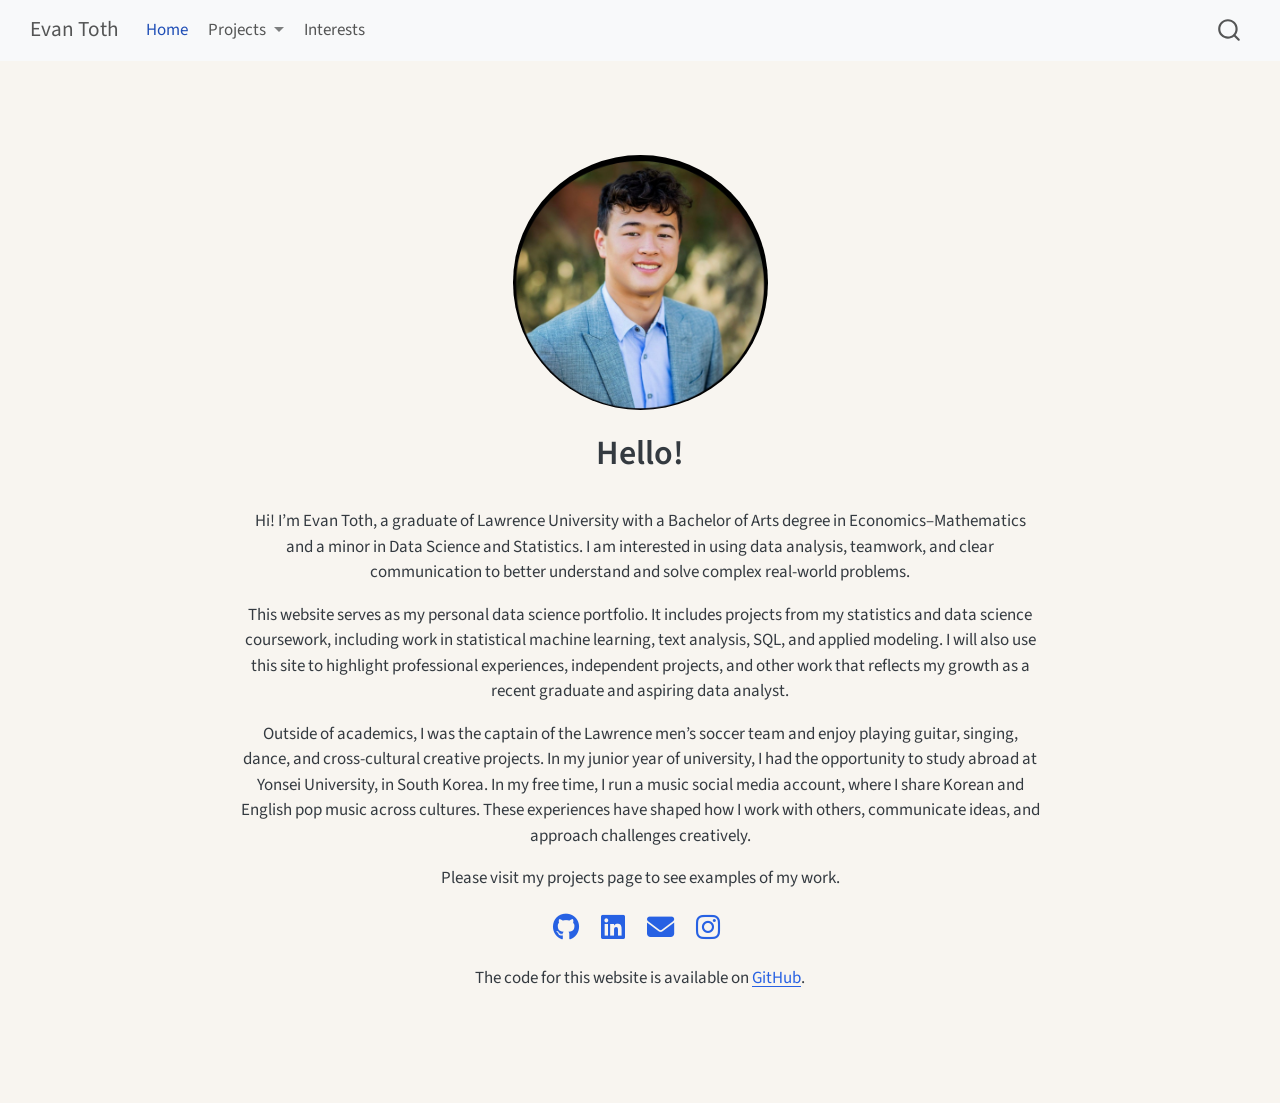
<file: docs/index.html>
<!DOCTYPE html>
<html xmlns="http://www.w3.org/1999/xhtml" lang="en" xml:lang="en"><head>

<meta charset="utf-8">
<meta name="generator" content="quarto-1.8.27">

<meta name="viewport" content="width=device-width, initial-scale=1.0, user-scalable=yes">


<title>Hello! – Evan Toth</title>
<style>
code{white-space: pre-wrap;}
span.smallcaps{font-variant: small-caps;}
div.columns{display: flex; gap: min(4vw, 1.5em);}
div.column{flex: auto; overflow-x: auto;}
div.hanging-indent{margin-left: 1.5em; text-indent: -1.5em;}
ul.task-list{list-style: none;}
ul.task-list li input[type="checkbox"] {
  width: 0.8em;
  margin: 0 0.8em 0.2em -1em; /* quarto-specific, see https://github.com/quarto-dev/quarto-cli/issues/4556 */ 
  vertical-align: middle;
}
</style>


<script src="site_libs/quarto-nav/quarto-nav.js"></script>
<script src="site_libs/quarto-nav/headroom.min.js"></script>
<script src="site_libs/clipboard/clipboard.min.js"></script>
<script src="site_libs/quarto-search/autocomplete.umd.js"></script>
<script src="site_libs/quarto-search/fuse.min.js"></script>
<script src="site_libs/quarto-search/quarto-search.js"></script>
<meta name="quarto:offset" content="./">
<script src="site_libs/quarto-html/quarto.js" type="module"></script>
<script src="site_libs/quarto-html/tabsets/tabsets.js" type="module"></script>
<script src="site_libs/quarto-html/axe/axe-check.js" type="module"></script>
<script src="site_libs/quarto-html/popper.min.js"></script>
<script src="site_libs/quarto-html/tippy.umd.min.js"></script>
<link href="site_libs/quarto-html/tippy.css" rel="stylesheet">
<link href="site_libs/quarto-html/quarto-syntax-highlighting-ed96de9b727972fe78a7b5d16c58bf87.css" rel="stylesheet" id="quarto-text-highlighting-styles">
<script src="site_libs/bootstrap/bootstrap.min.js"></script>
<link href="site_libs/bootstrap/bootstrap-icons.css" rel="stylesheet">
<link href="site_libs/bootstrap/bootstrap-c82218b12ac0f327fa8bd7d074ce2147.min.css" rel="stylesheet" append-hash="true" id="quarto-bootstrap" data-mode="light">
<link href="site_libs/quarto-contrib/fontawesome6-6.7.2/all.min.css" rel="stylesheet">
<link href="site_libs/quarto-contrib/fontawesome6-6.7.2/latex-fontsize.css" rel="stylesheet">
<script id="quarto-search-options" type="application/json">{
  "location": "navbar",
  "copy-button": false,
  "collapse-after": 3,
  "panel-placement": "end",
  "type": "overlay",
  "limit": 50,
  "keyboard-shortcut": [
    "f",
    "/",
    "s"
  ],
  "show-item-context": false,
  "language": {
    "search-no-results-text": "No results",
    "search-matching-documents-text": "matching documents",
    "search-copy-link-title": "Copy link to search",
    "search-hide-matches-text": "Hide additional matches",
    "search-more-match-text": "more match in this document",
    "search-more-matches-text": "more matches in this document",
    "search-clear-button-title": "Clear",
    "search-text-placeholder": "",
    "search-detached-cancel-button-title": "Cancel",
    "search-submit-button-title": "Submit",
    "search-label": "Search"
  }
}</script>


<link rel="stylesheet" href="styles.css">
</head>

<body class="nav-fixed fullcontent quarto-light">

<div id="quarto-search-results"></div>
  <header id="quarto-header" class="headroom fixed-top">
    <nav class="navbar navbar-expand-lg " data-bs-theme="dark">
      <div class="navbar-container container-fluid">
      <div class="navbar-brand-container mx-auto">
    <a class="navbar-brand" href="./index.html">
    <span class="navbar-title">Evan Toth</span>
    </a>
  </div>
            <div id="quarto-search" class="" title="Search"></div>
          <button class="navbar-toggler" type="button" data-bs-toggle="collapse" data-bs-target="#navbarCollapse" aria-controls="navbarCollapse" role="menu" aria-expanded="false" aria-label="Toggle navigation" onclick="if (window.quartoToggleHeadroom) { window.quartoToggleHeadroom(); }">
  <span class="navbar-toggler-icon"></span>
</button>
          <div class="collapse navbar-collapse" id="navbarCollapse">
            <ul class="navbar-nav navbar-nav-scroll me-auto">
  <li class="nav-item">
    <a class="nav-link active" href="./index.html" aria-current="page"> 
<span class="menu-text">Home</span></a>
  </li>  
  <li class="nav-item dropdown ">
    <a class="nav-link dropdown-toggle" href="#" id="nav-menu-projects" role="link" data-bs-toggle="dropdown" aria-expanded="false">
 <span class="menu-text">Projects</span>
    </a>
    <ul class="dropdown-menu" aria-labelledby="nav-menu-projects">    
        <li>
    <a class="dropdown-item" href="./projects.html">
 <span class="dropdown-text">Projects Overview</span></a>
  </li>  
        <li>
    <a class="dropdown-item" href="./senior-project.html">
 <span class="dropdown-text">Senior Research Project</span></a>
  </li>  
        <li>
    <a class="dropdown-item" href="./sql-project.html">
 <span class="dropdown-text">SQL Project</span></a>
  </li>  
        <li>
    <a class="dropdown-item" href="./text-analysis.html">
 <span class="dropdown-text">Text Analysis</span></a>
  </li>  
        <li>
    <a class="dropdown-item" href="./r-package.html">
 <span class="dropdown-text">My R Package</span></a>
  </li>  
        <li>
    <a class="dropdown-item" href="./paper-analysis.html">
 <span class="dropdown-text">Paper Analysis</span></a>
  </li>  
    </ul>
  </li>
  <li class="nav-item">
    <a class="nav-link" href="./interests.html"> 
<span class="menu-text">Interests</span></a>
  </li>  
</ul>
          </div> <!-- /navcollapse -->
            <div class="quarto-navbar-tools">
</div>
      </div> <!-- /container-fluid -->
    </nav>
</header>
<!-- content -->
<div id="quarto-content" class="quarto-container page-columns page-rows-contents page-layout-article page-navbar">
<!-- sidebar -->
<!-- margin-sidebar -->
    
<!-- main -->
<div class="quarto-about-jolla">
  <img src="images/IMG_4244.jpg" class="about-image
  round " style="height: 15em; width: 15em;">
 <header id="title-block-header" class="quarto-title-block default">
<div class="quarto-title">
<h1 class="title">Hello!</h1>
</div>
<div class="quarto-title-meta">
  </div>
</header><main class="content" id="quarto-document-content">
<div id="bio">
<p>Hi! I’m Evan Toth, a graduate of Lawrence University with a Bachelor of Arts degree in Economics–Mathematics and a minor in Data Science and Statistics. I am interested in using data analysis, teamwork, and clear communication to better understand and solve complex real-world problems.</p>
<p>This website serves as my personal data science portfolio. It includes projects from my statistics and data science coursework, including work in statistical machine learning, text analysis, SQL, and applied modeling. I will also use this site to highlight professional experiences, independent projects, and other work that reflects my growth as a recent graduate and aspiring data analyst.</p>
<p>Outside of academics, I was the captain of the Lawrence men’s soccer team and enjoy playing guitar, singing, dance, and cross-cultural creative projects. In my junior year of university, I had the opportunity to study abroad at Yonsei University, in South Korea. In my free time, I run a music social media account, where I share Korean and English pop music across cultures. These experiences have shaped how I work with others, communicate ideas, and approach challenges creatively.</p>
<p>Please visit my projects page to see examples of my work.</p>
<div id="landing-icons">
<p><a href="https://github.com/evantoth1" target="_blank"><i class="fa-brands fa-github" title="github" aria-label="github"></i></a> &nbsp; <a href="https://www.linkedin.com/in/evan-toth-301799274/" target="_blank"><i class="fa-brands fa-linkedin" title="linkedin" aria-label="linkedin"></i></a> &nbsp; <a href="mailto:evantoth17@gmail.com"><i class="fa-solid fa-envelope" title="envelope" aria-label="envelope"></i></a> &nbsp; <a href="https://www.instagram.com/evan.toth1/" target="_blank"><i class="fa-brands fa-instagram" title="instagram" aria-label="instagram"></i></a></p>
</div>
<p>The code for this website is available on <a href="https://github.com/evantoth1/evantoth1.github.io">GitHub</a>.</p>
</div>


</main>  
</div>
 <!-- /main -->
<script id="quarto-html-after-body" type="application/javascript">
  window.document.addEventListener("DOMContentLoaded", function (event) {
    const isCodeAnnotation = (el) => {
      for (const clz of el.classList) {
        if (clz.startsWith('code-annotation-')) {                     
          return true;
        }
      }
      return false;
    }
    const onCopySuccess = function(e) {
      // button target
      const button = e.trigger;
      // don't keep focus
      button.blur();
      // flash "checked"
      button.classList.add('code-copy-button-checked');
      var currentTitle = button.getAttribute("title");
      button.setAttribute("title", "Copied!");
      let tooltip;
      if (window.bootstrap) {
        button.setAttribute("data-bs-toggle", "tooltip");
        button.setAttribute("data-bs-placement", "left");
        button.setAttribute("data-bs-title", "Copied!");
        tooltip = new bootstrap.Tooltip(button, 
          { trigger: "manual", 
            customClass: "code-copy-button-tooltip",
            offset: [0, -8]});
        tooltip.show();    
      }
      setTimeout(function() {
        if (tooltip) {
          tooltip.hide();
          button.removeAttribute("data-bs-title");
          button.removeAttribute("data-bs-toggle");
          button.removeAttribute("data-bs-placement");
        }
        button.setAttribute("title", currentTitle);
        button.classList.remove('code-copy-button-checked');
      }, 1000);
      // clear code selection
      e.clearSelection();
    }
    const getTextToCopy = function(trigger) {
      const outerScaffold = trigger.parentElement.cloneNode(true);
      const codeEl = outerScaffold.querySelector('code');
      for (const childEl of codeEl.children) {
        if (isCodeAnnotation(childEl)) {
          childEl.remove();
        }
      }
      return codeEl.innerText;
    }
    const clipboard = new window.ClipboardJS('.code-copy-button:not([data-in-quarto-modal])', {
      text: getTextToCopy
    });
    clipboard.on('success', onCopySuccess);
    if (window.document.getElementById('quarto-embedded-source-code-modal')) {
      const clipboardModal = new window.ClipboardJS('.code-copy-button[data-in-quarto-modal]', {
        text: getTextToCopy,
        container: window.document.getElementById('quarto-embedded-source-code-modal')
      });
      clipboardModal.on('success', onCopySuccess);
    }
      var localhostRegex = new RegExp(/^(?:http|https):\/\/localhost\:?[0-9]*\//);
      var mailtoRegex = new RegExp(/^mailto:/);
        var filterRegex = new RegExp('/' + window.location.host + '/');
      var isInternal = (href) => {
          return filterRegex.test(href) || localhostRegex.test(href) || mailtoRegex.test(href);
      }
      // Inspect non-navigation links and adorn them if external
     var links = window.document.querySelectorAll('a[href]:not(.nav-link):not(.navbar-brand):not(.toc-action):not(.sidebar-link):not(.sidebar-item-toggle):not(.pagination-link):not(.no-external):not([aria-hidden]):not(.dropdown-item):not(.quarto-navigation-tool):not(.about-link)');
      for (var i=0; i<links.length; i++) {
        const link = links[i];
        if (!isInternal(link.href)) {
          // undo the damage that might have been done by quarto-nav.js in the case of
          // links that we want to consider external
          if (link.dataset.originalHref !== undefined) {
            link.href = link.dataset.originalHref;
          }
        }
      }
    function tippyHover(el, contentFn, onTriggerFn, onUntriggerFn) {
      const config = {
        allowHTML: true,
        maxWidth: 500,
        delay: 100,
        arrow: false,
        appendTo: function(el) {
            return el.parentElement;
        },
        interactive: true,
        interactiveBorder: 10,
        theme: 'quarto',
        placement: 'bottom-start',
      };
      if (contentFn) {
        config.content = contentFn;
      }
      if (onTriggerFn) {
        config.onTrigger = onTriggerFn;
      }
      if (onUntriggerFn) {
        config.onUntrigger = onUntriggerFn;
      }
      window.tippy(el, config); 
    }
    const noterefs = window.document.querySelectorAll('a[role="doc-noteref"]');
    for (var i=0; i<noterefs.length; i++) {
      const ref = noterefs[i];
      tippyHover(ref, function() {
        // use id or data attribute instead here
        let href = ref.getAttribute('data-footnote-href') || ref.getAttribute('href');
        try { href = new URL(href).hash; } catch {}
        const id = href.replace(/^#\/?/, "");
        const note = window.document.getElementById(id);
        if (note) {
          return note.innerHTML;
        } else {
          return "";
        }
      });
    }
    const xrefs = window.document.querySelectorAll('a.quarto-xref');
    const processXRef = (id, note) => {
      // Strip column container classes
      const stripColumnClz = (el) => {
        el.classList.remove("page-full", "page-columns");
        if (el.children) {
          for (const child of el.children) {
            stripColumnClz(child);
          }
        }
      }
      stripColumnClz(note)
      if (id === null || id.startsWith('sec-')) {
        // Special case sections, only their first couple elements
        const container = document.createElement("div");
        if (note.children && note.children.length > 2) {
          container.appendChild(note.children[0].cloneNode(true));
          for (let i = 1; i < note.children.length; i++) {
            const child = note.children[i];
            if (child.tagName === "P" && child.innerText === "") {
              continue;
            } else {
              container.appendChild(child.cloneNode(true));
              break;
            }
          }
          if (window.Quarto?.typesetMath) {
            window.Quarto.typesetMath(container);
          }
          return container.innerHTML
        } else {
          if (window.Quarto?.typesetMath) {
            window.Quarto.typesetMath(note);
          }
          return note.innerHTML;
        }
      } else {
        // Remove any anchor links if they are present
        const anchorLink = note.querySelector('a.anchorjs-link');
        if (anchorLink) {
          anchorLink.remove();
        }
        if (window.Quarto?.typesetMath) {
          window.Quarto.typesetMath(note);
        }
        if (note.classList.contains("callout")) {
          return note.outerHTML;
        } else {
          return note.innerHTML;
        }
      }
    }
    for (var i=0; i<xrefs.length; i++) {
      const xref = xrefs[i];
      tippyHover(xref, undefined, function(instance) {
        instance.disable();
        let url = xref.getAttribute('href');
        let hash = undefined; 
        if (url.startsWith('#')) {
          hash = url;
        } else {
          try { hash = new URL(url).hash; } catch {}
        }
        if (hash) {
          const id = hash.replace(/^#\/?/, "");
          const note = window.document.getElementById(id);
          if (note !== null) {
            try {
              const html = processXRef(id, note.cloneNode(true));
              instance.setContent(html);
            } finally {
              instance.enable();
              instance.show();
            }
          } else {
            // See if we can fetch this
            fetch(url.split('#')[0])
            .then(res => res.text())
            .then(html => {
              const parser = new DOMParser();
              const htmlDoc = parser.parseFromString(html, "text/html");
              const note = htmlDoc.getElementById(id);
              if (note !== null) {
                const html = processXRef(id, note);
                instance.setContent(html);
              } 
            }).finally(() => {
              instance.enable();
              instance.show();
            });
          }
        } else {
          // See if we can fetch a full url (with no hash to target)
          // This is a special case and we should probably do some content thinning / targeting
          fetch(url)
          .then(res => res.text())
          .then(html => {
            const parser = new DOMParser();
            const htmlDoc = parser.parseFromString(html, "text/html");
            const note = htmlDoc.querySelector('main.content');
            if (note !== null) {
              // This should only happen for chapter cross references
              // (since there is no id in the URL)
              // remove the first header
              if (note.children.length > 0 && note.children[0].tagName === "HEADER") {
                note.children[0].remove();
              }
              const html = processXRef(null, note);
              instance.setContent(html);
            } 
          }).finally(() => {
            instance.enable();
            instance.show();
          });
        }
      }, function(instance) {
      });
    }
        let selectedAnnoteEl;
        const selectorForAnnotation = ( cell, annotation) => {
          let cellAttr = 'data-code-cell="' + cell + '"';
          let lineAttr = 'data-code-annotation="' +  annotation + '"';
          const selector = 'span[' + cellAttr + '][' + lineAttr + ']';
          return selector;
        }
        const selectCodeLines = (annoteEl) => {
          const doc = window.document;
          const targetCell = annoteEl.getAttribute("data-target-cell");
          const targetAnnotation = annoteEl.getAttribute("data-target-annotation");
          const annoteSpan = window.document.querySelector(selectorForAnnotation(targetCell, targetAnnotation));
          const lines = annoteSpan.getAttribute("data-code-lines").split(",");
          const lineIds = lines.map((line) => {
            return targetCell + "-" + line;
          })
          let top = null;
          let height = null;
          let parent = null;
          if (lineIds.length > 0) {
              //compute the position of the single el (top and bottom and make a div)
              const el = window.document.getElementById(lineIds[0]);
              top = el.offsetTop;
              height = el.offsetHeight;
              parent = el.parentElement.parentElement;
            if (lineIds.length > 1) {
              const lastEl = window.document.getElementById(lineIds[lineIds.length - 1]);
              const bottom = lastEl.offsetTop + lastEl.offsetHeight;
              height = bottom - top;
            }
            if (top !== null && height !== null && parent !== null) {
              // cook up a div (if necessary) and position it 
              let div = window.document.getElementById("code-annotation-line-highlight");
              if (div === null) {
                div = window.document.createElement("div");
                div.setAttribute("id", "code-annotation-line-highlight");
                div.style.position = 'absolute';
                parent.appendChild(div);
              }
              div.style.top = top - 2 + "px";
              div.style.height = height + 4 + "px";
              div.style.left = 0;
              let gutterDiv = window.document.getElementById("code-annotation-line-highlight-gutter");
              if (gutterDiv === null) {
                gutterDiv = window.document.createElement("div");
                gutterDiv.setAttribute("id", "code-annotation-line-highlight-gutter");
                gutterDiv.style.position = 'absolute';
                const codeCell = window.document.getElementById(targetCell);
                const gutter = codeCell.querySelector('.code-annotation-gutter');
                gutter.appendChild(gutterDiv);
              }
              gutterDiv.style.top = top - 2 + "px";
              gutterDiv.style.height = height + 4 + "px";
            }
            selectedAnnoteEl = annoteEl;
          }
        };
        const unselectCodeLines = () => {
          const elementsIds = ["code-annotation-line-highlight", "code-annotation-line-highlight-gutter"];
          elementsIds.forEach((elId) => {
            const div = window.document.getElementById(elId);
            if (div) {
              div.remove();
            }
          });
          selectedAnnoteEl = undefined;
        };
          // Handle positioning of the toggle
      window.addEventListener(
        "resize",
        throttle(() => {
          elRect = undefined;
          if (selectedAnnoteEl) {
            selectCodeLines(selectedAnnoteEl);
          }
        }, 10)
      );
      function throttle(fn, ms) {
      let throttle = false;
      let timer;
        return (...args) => {
          if(!throttle) { // first call gets through
              fn.apply(this, args);
              throttle = true;
          } else { // all the others get throttled
              if(timer) clearTimeout(timer); // cancel #2
              timer = setTimeout(() => {
                fn.apply(this, args);
                timer = throttle = false;
              }, ms);
          }
        };
      }
        // Attach click handler to the DT
        const annoteDls = window.document.querySelectorAll('dt[data-target-cell]');
        for (const annoteDlNode of annoteDls) {
          annoteDlNode.addEventListener('click', (event) => {
            const clickedEl = event.target;
            if (clickedEl !== selectedAnnoteEl) {
              unselectCodeLines();
              const activeEl = window.document.querySelector('dt[data-target-cell].code-annotation-active');
              if (activeEl) {
                activeEl.classList.remove('code-annotation-active');
              }
              selectCodeLines(clickedEl);
              clickedEl.classList.add('code-annotation-active');
            } else {
              // Unselect the line
              unselectCodeLines();
              clickedEl.classList.remove('code-annotation-active');
            }
          });
        }
    const findCites = (el) => {
      const parentEl = el.parentElement;
      if (parentEl) {
        const cites = parentEl.dataset.cites;
        if (cites) {
          return {
            el,
            cites: cites.split(' ')
          };
        } else {
          return findCites(el.parentElement)
        }
      } else {
        return undefined;
      }
    };
    var bibliorefs = window.document.querySelectorAll('a[role="doc-biblioref"]');
    for (var i=0; i<bibliorefs.length; i++) {
      const ref = bibliorefs[i];
      const citeInfo = findCites(ref);
      if (citeInfo) {
        tippyHover(citeInfo.el, function() {
          var popup = window.document.createElement('div');
          citeInfo.cites.forEach(function(cite) {
            var citeDiv = window.document.createElement('div');
            citeDiv.classList.add('hanging-indent');
            citeDiv.classList.add('csl-entry');
            var biblioDiv = window.document.getElementById('ref-' + cite);
            if (biblioDiv) {
              citeDiv.innerHTML = biblioDiv.innerHTML;
            }
            popup.appendChild(citeDiv);
          });
          return popup.innerHTML;
        });
      }
    }
  });
  </script>
</div> <!-- /content -->




</body></html>
</file>
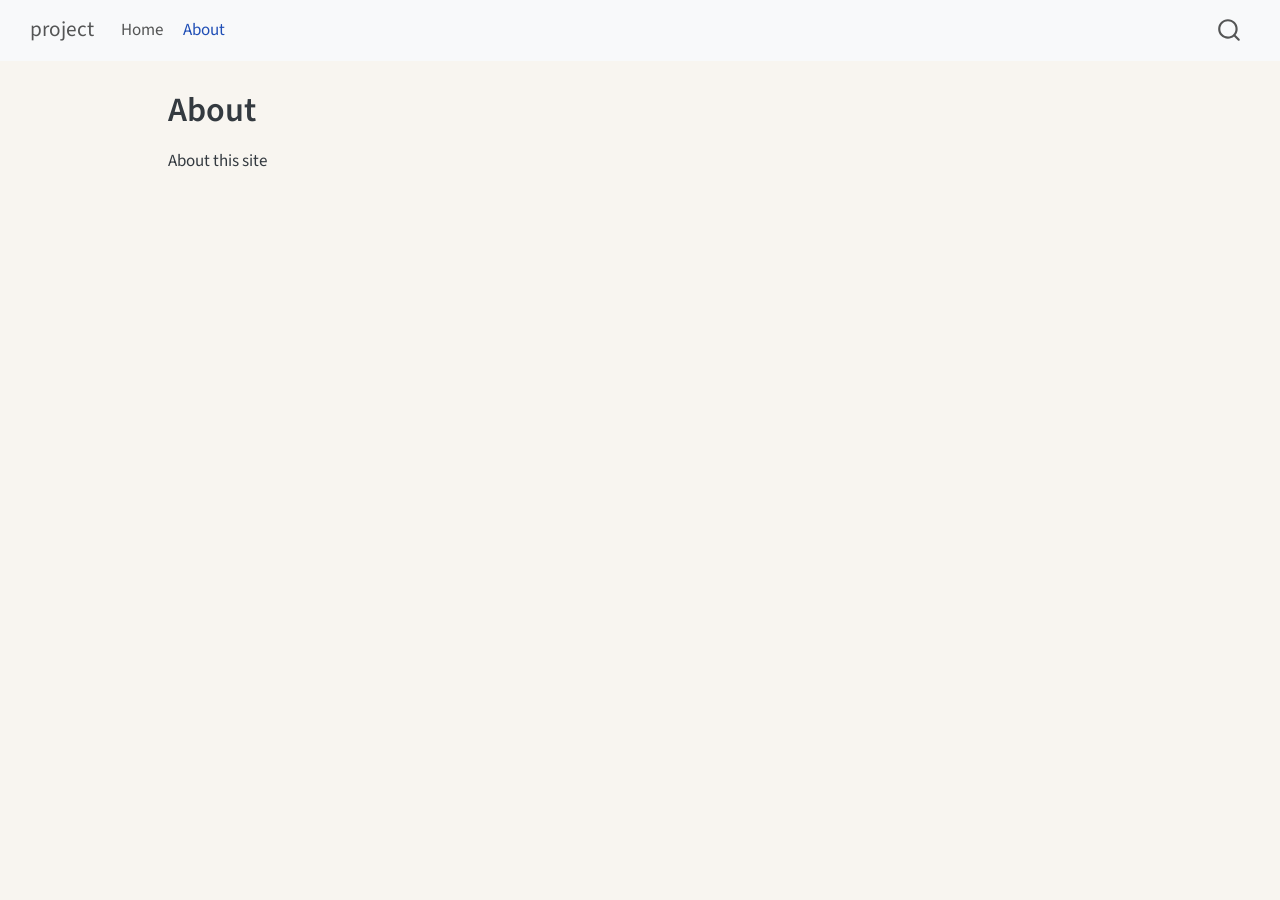
<file: docs/about.html>
<!DOCTYPE html>
<html xmlns="http://www.w3.org/1999/xhtml" lang="en" xml:lang="en"><head>

<meta charset="utf-8">
<meta name="generator" content="quarto-1.8.27">

<meta name="viewport" content="width=device-width, initial-scale=1.0, user-scalable=yes">


<title>About – project</title>
<style>
code{white-space: pre-wrap;}
span.smallcaps{font-variant: small-caps;}
div.columns{display: flex; gap: min(4vw, 1.5em);}
div.column{flex: auto; overflow-x: auto;}
div.hanging-indent{margin-left: 1.5em; text-indent: -1.5em;}
ul.task-list{list-style: none;}
ul.task-list li input[type="checkbox"] {
  width: 0.8em;
  margin: 0 0.8em 0.2em -1em; /* quarto-specific, see https://github.com/quarto-dev/quarto-cli/issues/4556 */ 
  vertical-align: middle;
}
</style>


<script src="site_libs/quarto-nav/quarto-nav.js"></script>
<script src="site_libs/quarto-nav/headroom.min.js"></script>
<script src="site_libs/clipboard/clipboard.min.js"></script>
<script src="site_libs/quarto-search/autocomplete.umd.js"></script>
<script src="site_libs/quarto-search/fuse.min.js"></script>
<script src="site_libs/quarto-search/quarto-search.js"></script>
<meta name="quarto:offset" content="./">
<script src="site_libs/quarto-html/quarto.js" type="module"></script>
<script src="site_libs/quarto-html/tabsets/tabsets.js" type="module"></script>
<script src="site_libs/quarto-html/axe/axe-check.js" type="module"></script>
<script src="site_libs/quarto-html/popper.min.js"></script>
<script src="site_libs/quarto-html/tippy.umd.min.js"></script>
<script src="site_libs/quarto-html/anchor.min.js"></script>
<link href="site_libs/quarto-html/tippy.css" rel="stylesheet">
<link href="site_libs/quarto-html/quarto-syntax-highlighting-ed96de9b727972fe78a7b5d16c58bf87.css" rel="stylesheet" id="quarto-text-highlighting-styles">
<script src="site_libs/bootstrap/bootstrap.min.js"></script>
<link href="site_libs/bootstrap/bootstrap-icons.css" rel="stylesheet">
<link href="site_libs/bootstrap/bootstrap-c82218b12ac0f327fa8bd7d074ce2147.min.css" rel="stylesheet" append-hash="true" id="quarto-bootstrap" data-mode="light">
<script id="quarto-search-options" type="application/json">{
  "location": "navbar",
  "copy-button": false,
  "collapse-after": 3,
  "panel-placement": "end",
  "type": "overlay",
  "limit": 50,
  "keyboard-shortcut": [
    "f",
    "/",
    "s"
  ],
  "show-item-context": false,
  "language": {
    "search-no-results-text": "No results",
    "search-matching-documents-text": "matching documents",
    "search-copy-link-title": "Copy link to search",
    "search-hide-matches-text": "Hide additional matches",
    "search-more-match-text": "more match in this document",
    "search-more-matches-text": "more matches in this document",
    "search-clear-button-title": "Clear",
    "search-text-placeholder": "",
    "search-detached-cancel-button-title": "Cancel",
    "search-submit-button-title": "Submit",
    "search-label": "Search"
  }
}</script>


<link rel="stylesheet" href="styles.css">
</head>

<body class="nav-fixed quarto-light">

<div id="quarto-search-results"></div>
  <header id="quarto-header" class="headroom fixed-top">
    <nav class="navbar navbar-expand-lg " data-bs-theme="dark">
      <div class="navbar-container container-fluid">
      <div class="navbar-brand-container mx-auto">
    <a class="navbar-brand" href="./index.html">
    <span class="navbar-title">project</span>
    </a>
  </div>
            <div id="quarto-search" class="" title="Search"></div>
          <button class="navbar-toggler" type="button" data-bs-toggle="collapse" data-bs-target="#navbarCollapse" aria-controls="navbarCollapse" role="menu" aria-expanded="false" aria-label="Toggle navigation" onclick="if (window.quartoToggleHeadroom) { window.quartoToggleHeadroom(); }">
  <span class="navbar-toggler-icon"></span>
</button>
          <div class="collapse navbar-collapse" id="navbarCollapse">
            <ul class="navbar-nav navbar-nav-scroll me-auto">
  <li class="nav-item">
    <a class="nav-link" href="./index.html"> 
<span class="menu-text">Home</span></a>
  </li>  
  <li class="nav-item">
    <a class="nav-link active" href="./about.html" aria-current="page"> 
<span class="menu-text">About</span></a>
  </li>  
</ul>
          </div> <!-- /navcollapse -->
            <div class="quarto-navbar-tools">
</div>
      </div> <!-- /container-fluid -->
    </nav>
</header>
<!-- content -->
<div id="quarto-content" class="quarto-container page-columns page-rows-contents page-layout-article page-navbar">
<!-- sidebar -->
<!-- margin-sidebar -->
    <div id="quarto-margin-sidebar" class="sidebar margin-sidebar zindex-bottom">
        
    </div>
<!-- main -->
<main class="content" id="quarto-document-content">

<header id="title-block-header" class="quarto-title-block default">
<div class="quarto-title">
<h1 class="title">About</h1>
</div>



<div class="quarto-title-meta">

    
  
    
  </div>
  


</header>


<p>About this site</p>



</main> <!-- /main -->
<script id="quarto-html-after-body" type="application/javascript">
  window.document.addEventListener("DOMContentLoaded", function (event) {
    const icon = "";
    const anchorJS = new window.AnchorJS();
    anchorJS.options = {
      placement: 'right',
      icon: icon
    };
    anchorJS.add('.anchored');
    const isCodeAnnotation = (el) => {
      for (const clz of el.classList) {
        if (clz.startsWith('code-annotation-')) {                     
          return true;
        }
      }
      return false;
    }
    const onCopySuccess = function(e) {
      // button target
      const button = e.trigger;
      // don't keep focus
      button.blur();
      // flash "checked"
      button.classList.add('code-copy-button-checked');
      var currentTitle = button.getAttribute("title");
      button.setAttribute("title", "Copied!");
      let tooltip;
      if (window.bootstrap) {
        button.setAttribute("data-bs-toggle", "tooltip");
        button.setAttribute("data-bs-placement", "left");
        button.setAttribute("data-bs-title", "Copied!");
        tooltip = new bootstrap.Tooltip(button, 
          { trigger: "manual", 
            customClass: "code-copy-button-tooltip",
            offset: [0, -8]});
        tooltip.show();    
      }
      setTimeout(function() {
        if (tooltip) {
          tooltip.hide();
          button.removeAttribute("data-bs-title");
          button.removeAttribute("data-bs-toggle");
          button.removeAttribute("data-bs-placement");
        }
        button.setAttribute("title", currentTitle);
        button.classList.remove('code-copy-button-checked');
      }, 1000);
      // clear code selection
      e.clearSelection();
    }
    const getTextToCopy = function(trigger) {
      const outerScaffold = trigger.parentElement.cloneNode(true);
      const codeEl = outerScaffold.querySelector('code');
      for (const childEl of codeEl.children) {
        if (isCodeAnnotation(childEl)) {
          childEl.remove();
        }
      }
      return codeEl.innerText;
    }
    const clipboard = new window.ClipboardJS('.code-copy-button:not([data-in-quarto-modal])', {
      text: getTextToCopy
    });
    clipboard.on('success', onCopySuccess);
    if (window.document.getElementById('quarto-embedded-source-code-modal')) {
      const clipboardModal = new window.ClipboardJS('.code-copy-button[data-in-quarto-modal]', {
        text: getTextToCopy,
        container: window.document.getElementById('quarto-embedded-source-code-modal')
      });
      clipboardModal.on('success', onCopySuccess);
    }
      var localhostRegex = new RegExp(/^(?:http|https):\/\/localhost\:?[0-9]*\//);
      var mailtoRegex = new RegExp(/^mailto:/);
        var filterRegex = new RegExp('/' + window.location.host + '/');
      var isInternal = (href) => {
          return filterRegex.test(href) || localhostRegex.test(href) || mailtoRegex.test(href);
      }
      // Inspect non-navigation links and adorn them if external
     var links = window.document.querySelectorAll('a[href]:not(.nav-link):not(.navbar-brand):not(.toc-action):not(.sidebar-link):not(.sidebar-item-toggle):not(.pagination-link):not(.no-external):not([aria-hidden]):not(.dropdown-item):not(.quarto-navigation-tool):not(.about-link)');
      for (var i=0; i<links.length; i++) {
        const link = links[i];
        if (!isInternal(link.href)) {
          // undo the damage that might have been done by quarto-nav.js in the case of
          // links that we want to consider external
          if (link.dataset.originalHref !== undefined) {
            link.href = link.dataset.originalHref;
          }
        }
      }
    function tippyHover(el, contentFn, onTriggerFn, onUntriggerFn) {
      const config = {
        allowHTML: true,
        maxWidth: 500,
        delay: 100,
        arrow: false,
        appendTo: function(el) {
            return el.parentElement;
        },
        interactive: true,
        interactiveBorder: 10,
        theme: 'quarto',
        placement: 'bottom-start',
      };
      if (contentFn) {
        config.content = contentFn;
      }
      if (onTriggerFn) {
        config.onTrigger = onTriggerFn;
      }
      if (onUntriggerFn) {
        config.onUntrigger = onUntriggerFn;
      }
      window.tippy(el, config); 
    }
    const noterefs = window.document.querySelectorAll('a[role="doc-noteref"]');
    for (var i=0; i<noterefs.length; i++) {
      const ref = noterefs[i];
      tippyHover(ref, function() {
        // use id or data attribute instead here
        let href = ref.getAttribute('data-footnote-href') || ref.getAttribute('href');
        try { href = new URL(href).hash; } catch {}
        const id = href.replace(/^#\/?/, "");
        const note = window.document.getElementById(id);
        if (note) {
          return note.innerHTML;
        } else {
          return "";
        }
      });
    }
    const xrefs = window.document.querySelectorAll('a.quarto-xref');
    const processXRef = (id, note) => {
      // Strip column container classes
      const stripColumnClz = (el) => {
        el.classList.remove("page-full", "page-columns");
        if (el.children) {
          for (const child of el.children) {
            stripColumnClz(child);
          }
        }
      }
      stripColumnClz(note)
      if (id === null || id.startsWith('sec-')) {
        // Special case sections, only their first couple elements
        const container = document.createElement("div");
        if (note.children && note.children.length > 2) {
          container.appendChild(note.children[0].cloneNode(true));
          for (let i = 1; i < note.children.length; i++) {
            const child = note.children[i];
            if (child.tagName === "P" && child.innerText === "") {
              continue;
            } else {
              container.appendChild(child.cloneNode(true));
              break;
            }
          }
          if (window.Quarto?.typesetMath) {
            window.Quarto.typesetMath(container);
          }
          return container.innerHTML
        } else {
          if (window.Quarto?.typesetMath) {
            window.Quarto.typesetMath(note);
          }
          return note.innerHTML;
        }
      } else {
        // Remove any anchor links if they are present
        const anchorLink = note.querySelector('a.anchorjs-link');
        if (anchorLink) {
          anchorLink.remove();
        }
        if (window.Quarto?.typesetMath) {
          window.Quarto.typesetMath(note);
        }
        if (note.classList.contains("callout")) {
          return note.outerHTML;
        } else {
          return note.innerHTML;
        }
      }
    }
    for (var i=0; i<xrefs.length; i++) {
      const xref = xrefs[i];
      tippyHover(xref, undefined, function(instance) {
        instance.disable();
        let url = xref.getAttribute('href');
        let hash = undefined; 
        if (url.startsWith('#')) {
          hash = url;
        } else {
          try { hash = new URL(url).hash; } catch {}
        }
        if (hash) {
          const id = hash.replace(/^#\/?/, "");
          const note = window.document.getElementById(id);
          if (note !== null) {
            try {
              const html = processXRef(id, note.cloneNode(true));
              instance.setContent(html);
            } finally {
              instance.enable();
              instance.show();
            }
          } else {
            // See if we can fetch this
            fetch(url.split('#')[0])
            .then(res => res.text())
            .then(html => {
              const parser = new DOMParser();
              const htmlDoc = parser.parseFromString(html, "text/html");
              const note = htmlDoc.getElementById(id);
              if (note !== null) {
                const html = processXRef(id, note);
                instance.setContent(html);
              } 
            }).finally(() => {
              instance.enable();
              instance.show();
            });
          }
        } else {
          // See if we can fetch a full url (with no hash to target)
          // This is a special case and we should probably do some content thinning / targeting
          fetch(url)
          .then(res => res.text())
          .then(html => {
            const parser = new DOMParser();
            const htmlDoc = parser.parseFromString(html, "text/html");
            const note = htmlDoc.querySelector('main.content');
            if (note !== null) {
              // This should only happen for chapter cross references
              // (since there is no id in the URL)
              // remove the first header
              if (note.children.length > 0 && note.children[0].tagName === "HEADER") {
                note.children[0].remove();
              }
              const html = processXRef(null, note);
              instance.setContent(html);
            } 
          }).finally(() => {
            instance.enable();
            instance.show();
          });
        }
      }, function(instance) {
      });
    }
        let selectedAnnoteEl;
        const selectorForAnnotation = ( cell, annotation) => {
          let cellAttr = 'data-code-cell="' + cell + '"';
          let lineAttr = 'data-code-annotation="' +  annotation + '"';
          const selector = 'span[' + cellAttr + '][' + lineAttr + ']';
          return selector;
        }
        const selectCodeLines = (annoteEl) => {
          const doc = window.document;
          const targetCell = annoteEl.getAttribute("data-target-cell");
          const targetAnnotation = annoteEl.getAttribute("data-target-annotation");
          const annoteSpan = window.document.querySelector(selectorForAnnotation(targetCell, targetAnnotation));
          const lines = annoteSpan.getAttribute("data-code-lines").split(",");
          const lineIds = lines.map((line) => {
            return targetCell + "-" + line;
          })
          let top = null;
          let height = null;
          let parent = null;
          if (lineIds.length > 0) {
              //compute the position of the single el (top and bottom and make a div)
              const el = window.document.getElementById(lineIds[0]);
              top = el.offsetTop;
              height = el.offsetHeight;
              parent = el.parentElement.parentElement;
            if (lineIds.length > 1) {
              const lastEl = window.document.getElementById(lineIds[lineIds.length - 1]);
              const bottom = lastEl.offsetTop + lastEl.offsetHeight;
              height = bottom - top;
            }
            if (top !== null && height !== null && parent !== null) {
              // cook up a div (if necessary) and position it 
              let div = window.document.getElementById("code-annotation-line-highlight");
              if (div === null) {
                div = window.document.createElement("div");
                div.setAttribute("id", "code-annotation-line-highlight");
                div.style.position = 'absolute';
                parent.appendChild(div);
              }
              div.style.top = top - 2 + "px";
              div.style.height = height + 4 + "px";
              div.style.left = 0;
              let gutterDiv = window.document.getElementById("code-annotation-line-highlight-gutter");
              if (gutterDiv === null) {
                gutterDiv = window.document.createElement("div");
                gutterDiv.setAttribute("id", "code-annotation-line-highlight-gutter");
                gutterDiv.style.position = 'absolute';
                const codeCell = window.document.getElementById(targetCell);
                const gutter = codeCell.querySelector('.code-annotation-gutter');
                gutter.appendChild(gutterDiv);
              }
              gutterDiv.style.top = top - 2 + "px";
              gutterDiv.style.height = height + 4 + "px";
            }
            selectedAnnoteEl = annoteEl;
          }
        };
        const unselectCodeLines = () => {
          const elementsIds = ["code-annotation-line-highlight", "code-annotation-line-highlight-gutter"];
          elementsIds.forEach((elId) => {
            const div = window.document.getElementById(elId);
            if (div) {
              div.remove();
            }
          });
          selectedAnnoteEl = undefined;
        };
          // Handle positioning of the toggle
      window.addEventListener(
        "resize",
        throttle(() => {
          elRect = undefined;
          if (selectedAnnoteEl) {
            selectCodeLines(selectedAnnoteEl);
          }
        }, 10)
      );
      function throttle(fn, ms) {
      let throttle = false;
      let timer;
        return (...args) => {
          if(!throttle) { // first call gets through
              fn.apply(this, args);
              throttle = true;
          } else { // all the others get throttled
              if(timer) clearTimeout(timer); // cancel #2
              timer = setTimeout(() => {
                fn.apply(this, args);
                timer = throttle = false;
              }, ms);
          }
        };
      }
        // Attach click handler to the DT
        const annoteDls = window.document.querySelectorAll('dt[data-target-cell]');
        for (const annoteDlNode of annoteDls) {
          annoteDlNode.addEventListener('click', (event) => {
            const clickedEl = event.target;
            if (clickedEl !== selectedAnnoteEl) {
              unselectCodeLines();
              const activeEl = window.document.querySelector('dt[data-target-cell].code-annotation-active');
              if (activeEl) {
                activeEl.classList.remove('code-annotation-active');
              }
              selectCodeLines(clickedEl);
              clickedEl.classList.add('code-annotation-active');
            } else {
              // Unselect the line
              unselectCodeLines();
              clickedEl.classList.remove('code-annotation-active');
            }
          });
        }
    const findCites = (el) => {
      const parentEl = el.parentElement;
      if (parentEl) {
        const cites = parentEl.dataset.cites;
        if (cites) {
          return {
            el,
            cites: cites.split(' ')
          };
        } else {
          return findCites(el.parentElement)
        }
      } else {
        return undefined;
      }
    };
    var bibliorefs = window.document.querySelectorAll('a[role="doc-biblioref"]');
    for (var i=0; i<bibliorefs.length; i++) {
      const ref = bibliorefs[i];
      const citeInfo = findCites(ref);
      if (citeInfo) {
        tippyHover(citeInfo.el, function() {
          var popup = window.document.createElement('div');
          citeInfo.cites.forEach(function(cite) {
            var citeDiv = window.document.createElement('div');
            citeDiv.classList.add('hanging-indent');
            citeDiv.classList.add('csl-entry');
            var biblioDiv = window.document.getElementById('ref-' + cite);
            if (biblioDiv) {
              citeDiv.innerHTML = biblioDiv.innerHTML;
            }
            popup.appendChild(citeDiv);
          });
          return popup.innerHTML;
        });
      }
    }
  });
  </script>
</div> <!-- /content -->




</body></html>
</file>
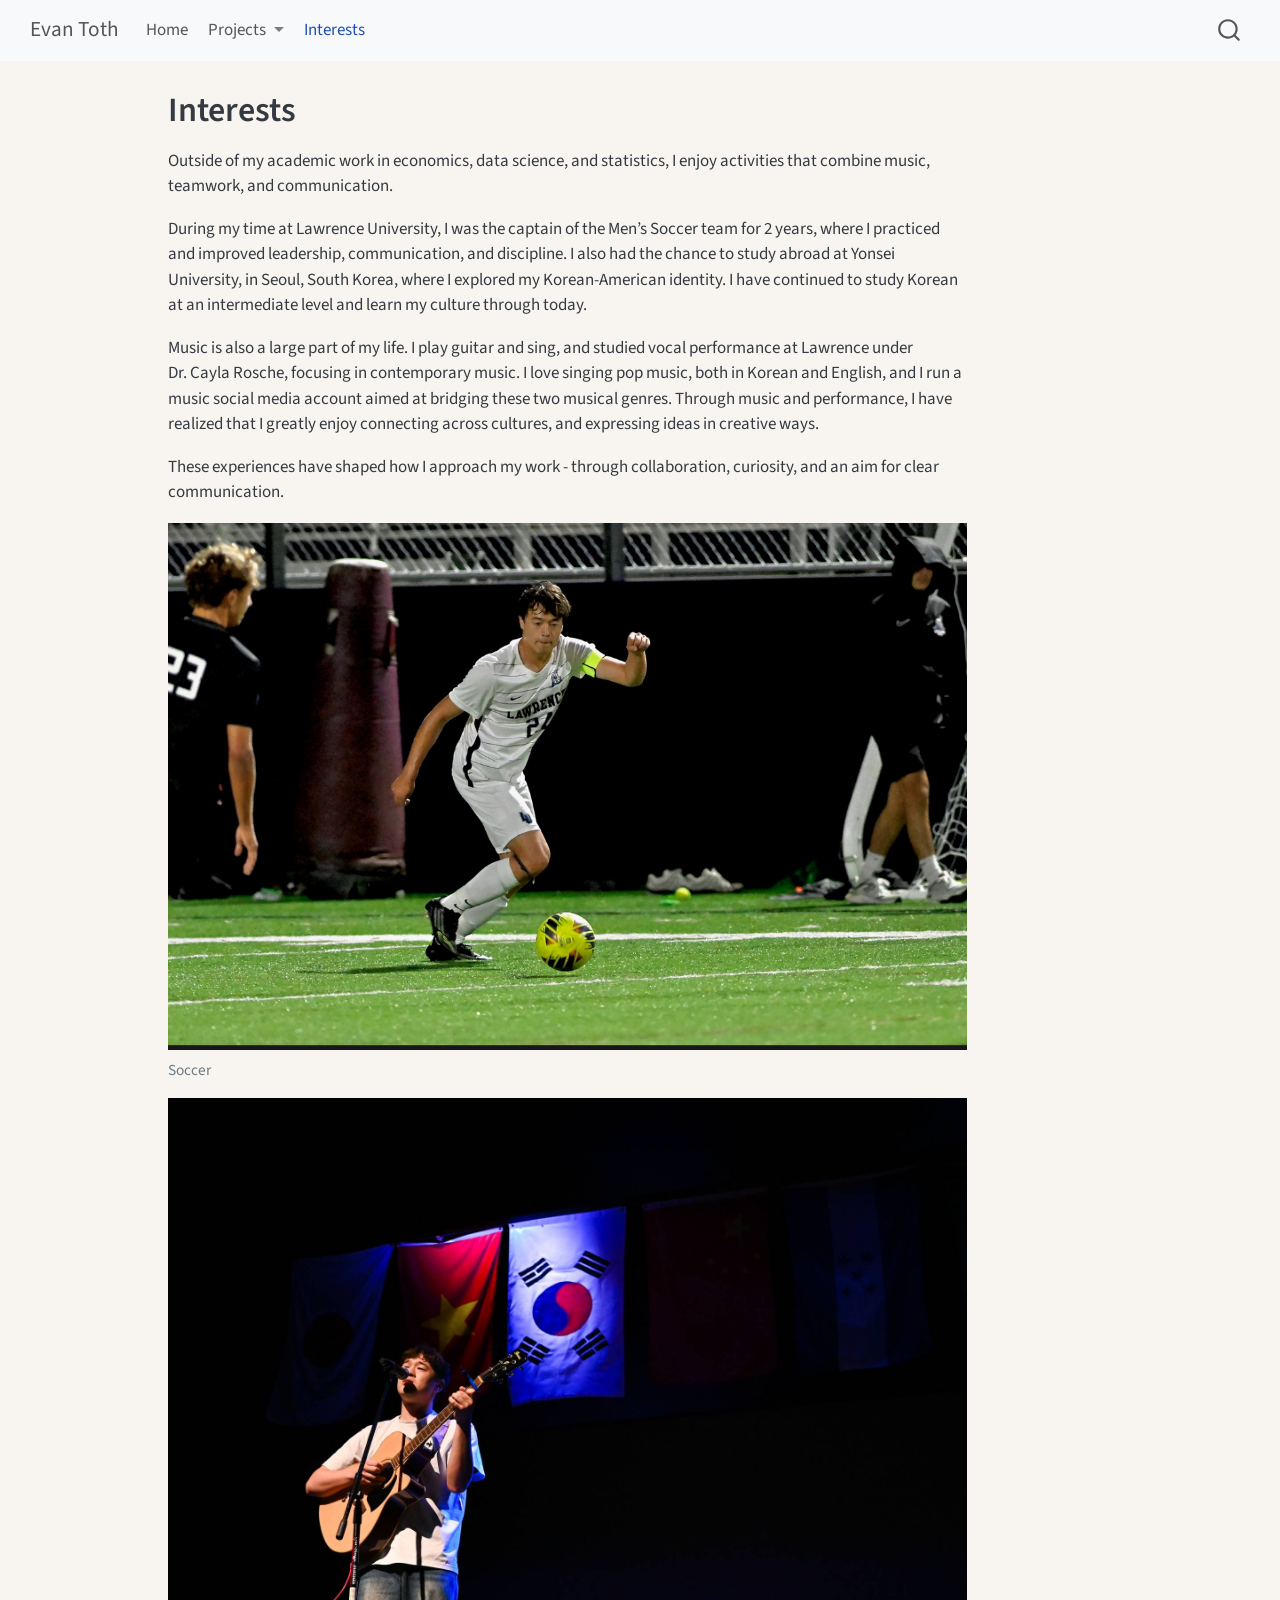
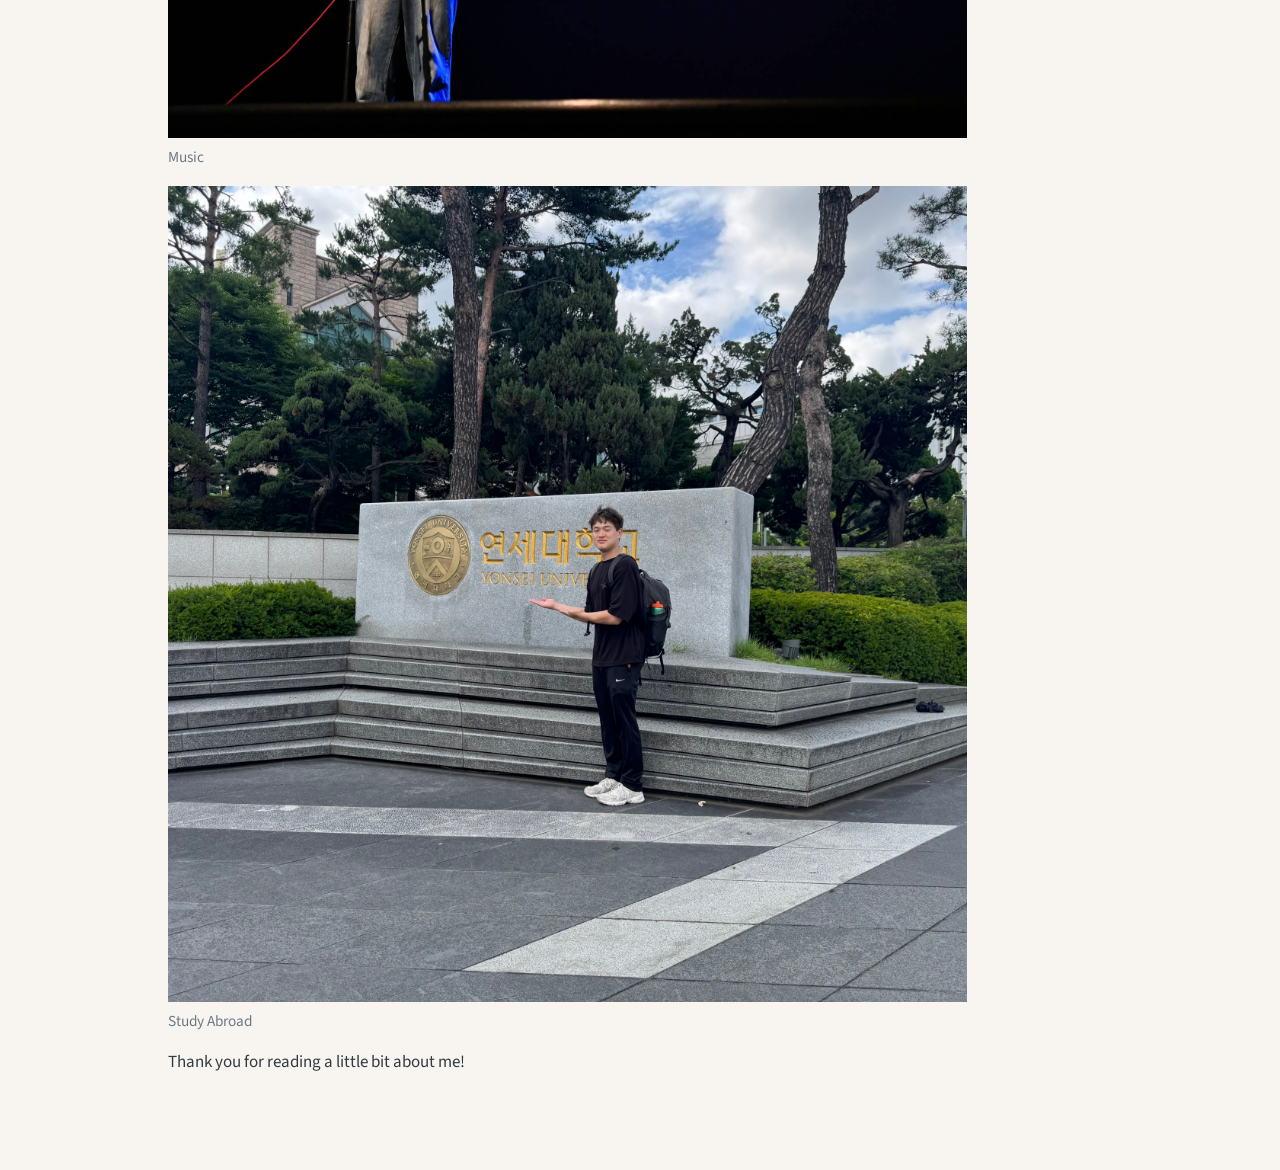
<file: docs/interests.html>
<!DOCTYPE html>
<html xmlns="http://www.w3.org/1999/xhtml" lang="en" xml:lang="en"><head>

<meta charset="utf-8">
<meta name="generator" content="quarto-1.8.27">

<meta name="viewport" content="width=device-width, initial-scale=1.0, user-scalable=yes">


<title>Interests – Evan Toth</title>
<style>
code{white-space: pre-wrap;}
span.smallcaps{font-variant: small-caps;}
div.columns{display: flex; gap: min(4vw, 1.5em);}
div.column{flex: auto; overflow-x: auto;}
div.hanging-indent{margin-left: 1.5em; text-indent: -1.5em;}
ul.task-list{list-style: none;}
ul.task-list li input[type="checkbox"] {
  width: 0.8em;
  margin: 0 0.8em 0.2em -1em; /* quarto-specific, see https://github.com/quarto-dev/quarto-cli/issues/4556 */ 
  vertical-align: middle;
}
</style>


<script src="site_libs/quarto-nav/quarto-nav.js"></script>
<script src="site_libs/quarto-nav/headroom.min.js"></script>
<script src="site_libs/clipboard/clipboard.min.js"></script>
<script src="site_libs/quarto-search/autocomplete.umd.js"></script>
<script src="site_libs/quarto-search/fuse.min.js"></script>
<script src="site_libs/quarto-search/quarto-search.js"></script>
<meta name="quarto:offset" content="./">
<script src="site_libs/quarto-html/quarto.js" type="module"></script>
<script src="site_libs/quarto-html/tabsets/tabsets.js" type="module"></script>
<script src="site_libs/quarto-html/axe/axe-check.js" type="module"></script>
<script src="site_libs/quarto-html/popper.min.js"></script>
<script src="site_libs/quarto-html/tippy.umd.min.js"></script>
<script src="site_libs/quarto-html/anchor.min.js"></script>
<link href="site_libs/quarto-html/tippy.css" rel="stylesheet">
<link href="site_libs/quarto-html/quarto-syntax-highlighting-ed96de9b727972fe78a7b5d16c58bf87.css" rel="stylesheet" id="quarto-text-highlighting-styles">
<script src="site_libs/bootstrap/bootstrap.min.js"></script>
<link href="site_libs/bootstrap/bootstrap-icons.css" rel="stylesheet">
<link href="site_libs/bootstrap/bootstrap-c82218b12ac0f327fa8bd7d074ce2147.min.css" rel="stylesheet" append-hash="true" id="quarto-bootstrap" data-mode="light">
<script id="quarto-search-options" type="application/json">{
  "location": "navbar",
  "copy-button": false,
  "collapse-after": 3,
  "panel-placement": "end",
  "type": "overlay",
  "limit": 50,
  "keyboard-shortcut": [
    "f",
    "/",
    "s"
  ],
  "show-item-context": false,
  "language": {
    "search-no-results-text": "No results",
    "search-matching-documents-text": "matching documents",
    "search-copy-link-title": "Copy link to search",
    "search-hide-matches-text": "Hide additional matches",
    "search-more-match-text": "more match in this document",
    "search-more-matches-text": "more matches in this document",
    "search-clear-button-title": "Clear",
    "search-text-placeholder": "",
    "search-detached-cancel-button-title": "Cancel",
    "search-submit-button-title": "Submit",
    "search-label": "Search"
  }
}</script>


<link rel="stylesheet" href="styles.css">
</head>

<body class="nav-fixed quarto-light">

<div id="quarto-search-results"></div>
  <header id="quarto-header" class="headroom fixed-top">
    <nav class="navbar navbar-expand-lg " data-bs-theme="dark">
      <div class="navbar-container container-fluid">
      <div class="navbar-brand-container mx-auto">
    <a class="navbar-brand" href="./index.html">
    <span class="navbar-title">Evan Toth</span>
    </a>
  </div>
            <div id="quarto-search" class="" title="Search"></div>
          <button class="navbar-toggler" type="button" data-bs-toggle="collapse" data-bs-target="#navbarCollapse" aria-controls="navbarCollapse" role="menu" aria-expanded="false" aria-label="Toggle navigation" onclick="if (window.quartoToggleHeadroom) { window.quartoToggleHeadroom(); }">
  <span class="navbar-toggler-icon"></span>
</button>
          <div class="collapse navbar-collapse" id="navbarCollapse">
            <ul class="navbar-nav navbar-nav-scroll me-auto">
  <li class="nav-item">
    <a class="nav-link" href="./index.html"> 
<span class="menu-text">Home</span></a>
  </li>  
  <li class="nav-item dropdown ">
    <a class="nav-link dropdown-toggle" href="#" id="nav-menu-projects" role="link" data-bs-toggle="dropdown" aria-expanded="false">
 <span class="menu-text">Projects</span>
    </a>
    <ul class="dropdown-menu" aria-labelledby="nav-menu-projects">    
        <li>
    <a class="dropdown-item" href="./projects.html">
 <span class="dropdown-text">Projects Overview</span></a>
  </li>  
        <li>
    <a class="dropdown-item" href="./senior-project.html">
 <span class="dropdown-text">Senior Research Project</span></a>
  </li>  
        <li>
    <a class="dropdown-item" href="./sql-project.html">
 <span class="dropdown-text">SQL Project</span></a>
  </li>  
        <li>
    <a class="dropdown-item" href="./text-analysis.html">
 <span class="dropdown-text">Text Analysis</span></a>
  </li>  
        <li>
    <a class="dropdown-item" href="./r-package.html">
 <span class="dropdown-text">My R Package</span></a>
  </li>  
        <li>
    <a class="dropdown-item" href="./paper-analysis.html">
 <span class="dropdown-text">Paper Analysis</span></a>
  </li>  
    </ul>
  </li>
  <li class="nav-item">
    <a class="nav-link active" href="./interests.html" aria-current="page"> 
<span class="menu-text">Interests</span></a>
  </li>  
</ul>
          </div> <!-- /navcollapse -->
            <div class="quarto-navbar-tools">
</div>
      </div> <!-- /container-fluid -->
    </nav>
</header>
<!-- content -->
<div id="quarto-content" class="quarto-container page-columns page-rows-contents page-layout-article page-navbar">
<!-- sidebar -->
<!-- margin-sidebar -->
    <div id="quarto-margin-sidebar" class="sidebar margin-sidebar zindex-bottom">
        
    </div>
<!-- main -->
<main class="content" id="quarto-document-content">

<header id="title-block-header" class="quarto-title-block default">
<div class="quarto-title">
<h1 class="title">Interests</h1>
</div>



<div class="quarto-title-meta">

    
  
    
  </div>
  


</header>


<p>Outside of my academic work in economics, data science, and statistics, I enjoy activities that combine music, teamwork, and communication.</p>
<p>During my time at Lawrence University, I was the captain of the Men’s Soccer team for 2 years, where I practiced and improved leadership, communication, and discipline. I also had the chance to study abroad at Yonsei University, in Seoul, South Korea, where I explored my Korean-American identity. I have continued to study Korean at an intermediate level and learn my culture through today.</p>
<p>Music is also a large part of my life. I play guitar and sing, and studied vocal performance at Lawrence under Dr.&nbsp;Cayla Rosche, focusing in contemporary music. I love singing pop music, both in Korean and English, and I run a music social media account aimed at bridging these two musical genres. Through music and performance, I have realized that I greatly enjoy connecting across cultures, and expressing ideas in creative ways.</p>
<p>These experiences have shaped how I approach my work - through collaboration, curiosity, and an aim for clear communication.</p>
<div class="about-photos">
<div class="quarto-figure quarto-figure-center">
<figure class="figure">
<p><img src="images/IMG_1080.jpg" class="img-fluid figure-img"></p>
<figcaption>Soccer</figcaption>
</figure>
</div>
<div class="quarto-figure quarto-figure-center">
<figure class="figure">
<p><img src="images/IMG_3454.JPG" class="img-fluid figure-img"></p>
<figcaption>Music</figcaption>
</figure>
</div>
<div class="quarto-figure quarto-figure-center">
<figure class="figure">
<p><img src="images/IMG_5219_Original.jpg" class="img-fluid figure-img"></p>
<figcaption>Study Abroad</figcaption>
</figure>
</div>
</div>
<p>Thank you for reading a little bit about me!</p>



</main> <!-- /main -->
<script id="quarto-html-after-body" type="application/javascript">
  window.document.addEventListener("DOMContentLoaded", function (event) {
    const icon = "";
    const anchorJS = new window.AnchorJS();
    anchorJS.options = {
      placement: 'right',
      icon: icon
    };
    anchorJS.add('.anchored');
    const isCodeAnnotation = (el) => {
      for (const clz of el.classList) {
        if (clz.startsWith('code-annotation-')) {                     
          return true;
        }
      }
      return false;
    }
    const onCopySuccess = function(e) {
      // button target
      const button = e.trigger;
      // don't keep focus
      button.blur();
      // flash "checked"
      button.classList.add('code-copy-button-checked');
      var currentTitle = button.getAttribute("title");
      button.setAttribute("title", "Copied!");
      let tooltip;
      if (window.bootstrap) {
        button.setAttribute("data-bs-toggle", "tooltip");
        button.setAttribute("data-bs-placement", "left");
        button.setAttribute("data-bs-title", "Copied!");
        tooltip = new bootstrap.Tooltip(button, 
          { trigger: "manual", 
            customClass: "code-copy-button-tooltip",
            offset: [0, -8]});
        tooltip.show();    
      }
      setTimeout(function() {
        if (tooltip) {
          tooltip.hide();
          button.removeAttribute("data-bs-title");
          button.removeAttribute("data-bs-toggle");
          button.removeAttribute("data-bs-placement");
        }
        button.setAttribute("title", currentTitle);
        button.classList.remove('code-copy-button-checked');
      }, 1000);
      // clear code selection
      e.clearSelection();
    }
    const getTextToCopy = function(trigger) {
      const outerScaffold = trigger.parentElement.cloneNode(true);
      const codeEl = outerScaffold.querySelector('code');
      for (const childEl of codeEl.children) {
        if (isCodeAnnotation(childEl)) {
          childEl.remove();
        }
      }
      return codeEl.innerText;
    }
    const clipboard = new window.ClipboardJS('.code-copy-button:not([data-in-quarto-modal])', {
      text: getTextToCopy
    });
    clipboard.on('success', onCopySuccess);
    if (window.document.getElementById('quarto-embedded-source-code-modal')) {
      const clipboardModal = new window.ClipboardJS('.code-copy-button[data-in-quarto-modal]', {
        text: getTextToCopy,
        container: window.document.getElementById('quarto-embedded-source-code-modal')
      });
      clipboardModal.on('success', onCopySuccess);
    }
      var localhostRegex = new RegExp(/^(?:http|https):\/\/localhost\:?[0-9]*\//);
      var mailtoRegex = new RegExp(/^mailto:/);
        var filterRegex = new RegExp('/' + window.location.host + '/');
      var isInternal = (href) => {
          return filterRegex.test(href) || localhostRegex.test(href) || mailtoRegex.test(href);
      }
      // Inspect non-navigation links and adorn them if external
     var links = window.document.querySelectorAll('a[href]:not(.nav-link):not(.navbar-brand):not(.toc-action):not(.sidebar-link):not(.sidebar-item-toggle):not(.pagination-link):not(.no-external):not([aria-hidden]):not(.dropdown-item):not(.quarto-navigation-tool):not(.about-link)');
      for (var i=0; i<links.length; i++) {
        const link = links[i];
        if (!isInternal(link.href)) {
          // undo the damage that might have been done by quarto-nav.js in the case of
          // links that we want to consider external
          if (link.dataset.originalHref !== undefined) {
            link.href = link.dataset.originalHref;
          }
        }
      }
    function tippyHover(el, contentFn, onTriggerFn, onUntriggerFn) {
      const config = {
        allowHTML: true,
        maxWidth: 500,
        delay: 100,
        arrow: false,
        appendTo: function(el) {
            return el.parentElement;
        },
        interactive: true,
        interactiveBorder: 10,
        theme: 'quarto',
        placement: 'bottom-start',
      };
      if (contentFn) {
        config.content = contentFn;
      }
      if (onTriggerFn) {
        config.onTrigger = onTriggerFn;
      }
      if (onUntriggerFn) {
        config.onUntrigger = onUntriggerFn;
      }
      window.tippy(el, config); 
    }
    const noterefs = window.document.querySelectorAll('a[role="doc-noteref"]');
    for (var i=0; i<noterefs.length; i++) {
      const ref = noterefs[i];
      tippyHover(ref, function() {
        // use id or data attribute instead here
        let href = ref.getAttribute('data-footnote-href') || ref.getAttribute('href');
        try { href = new URL(href).hash; } catch {}
        const id = href.replace(/^#\/?/, "");
        const note = window.document.getElementById(id);
        if (note) {
          return note.innerHTML;
        } else {
          return "";
        }
      });
    }
    const xrefs = window.document.querySelectorAll('a.quarto-xref');
    const processXRef = (id, note) => {
      // Strip column container classes
      const stripColumnClz = (el) => {
        el.classList.remove("page-full", "page-columns");
        if (el.children) {
          for (const child of el.children) {
            stripColumnClz(child);
          }
        }
      }
      stripColumnClz(note)
      if (id === null || id.startsWith('sec-')) {
        // Special case sections, only their first couple elements
        const container = document.createElement("div");
        if (note.children && note.children.length > 2) {
          container.appendChild(note.children[0].cloneNode(true));
          for (let i = 1; i < note.children.length; i++) {
            const child = note.children[i];
            if (child.tagName === "P" && child.innerText === "") {
              continue;
            } else {
              container.appendChild(child.cloneNode(true));
              break;
            }
          }
          if (window.Quarto?.typesetMath) {
            window.Quarto.typesetMath(container);
          }
          return container.innerHTML
        } else {
          if (window.Quarto?.typesetMath) {
            window.Quarto.typesetMath(note);
          }
          return note.innerHTML;
        }
      } else {
        // Remove any anchor links if they are present
        const anchorLink = note.querySelector('a.anchorjs-link');
        if (anchorLink) {
          anchorLink.remove();
        }
        if (window.Quarto?.typesetMath) {
          window.Quarto.typesetMath(note);
        }
        if (note.classList.contains("callout")) {
          return note.outerHTML;
        } else {
          return note.innerHTML;
        }
      }
    }
    for (var i=0; i<xrefs.length; i++) {
      const xref = xrefs[i];
      tippyHover(xref, undefined, function(instance) {
        instance.disable();
        let url = xref.getAttribute('href');
        let hash = undefined; 
        if (url.startsWith('#')) {
          hash = url;
        } else {
          try { hash = new URL(url).hash; } catch {}
        }
        if (hash) {
          const id = hash.replace(/^#\/?/, "");
          const note = window.document.getElementById(id);
          if (note !== null) {
            try {
              const html = processXRef(id, note.cloneNode(true));
              instance.setContent(html);
            } finally {
              instance.enable();
              instance.show();
            }
          } else {
            // See if we can fetch this
            fetch(url.split('#')[0])
            .then(res => res.text())
            .then(html => {
              const parser = new DOMParser();
              const htmlDoc = parser.parseFromString(html, "text/html");
              const note = htmlDoc.getElementById(id);
              if (note !== null) {
                const html = processXRef(id, note);
                instance.setContent(html);
              } 
            }).finally(() => {
              instance.enable();
              instance.show();
            });
          }
        } else {
          // See if we can fetch a full url (with no hash to target)
          // This is a special case and we should probably do some content thinning / targeting
          fetch(url)
          .then(res => res.text())
          .then(html => {
            const parser = new DOMParser();
            const htmlDoc = parser.parseFromString(html, "text/html");
            const note = htmlDoc.querySelector('main.content');
            if (note !== null) {
              // This should only happen for chapter cross references
              // (since there is no id in the URL)
              // remove the first header
              if (note.children.length > 0 && note.children[0].tagName === "HEADER") {
                note.children[0].remove();
              }
              const html = processXRef(null, note);
              instance.setContent(html);
            } 
          }).finally(() => {
            instance.enable();
            instance.show();
          });
        }
      }, function(instance) {
      });
    }
        let selectedAnnoteEl;
        const selectorForAnnotation = ( cell, annotation) => {
          let cellAttr = 'data-code-cell="' + cell + '"';
          let lineAttr = 'data-code-annotation="' +  annotation + '"';
          const selector = 'span[' + cellAttr + '][' + lineAttr + ']';
          return selector;
        }
        const selectCodeLines = (annoteEl) => {
          const doc = window.document;
          const targetCell = annoteEl.getAttribute("data-target-cell");
          const targetAnnotation = annoteEl.getAttribute("data-target-annotation");
          const annoteSpan = window.document.querySelector(selectorForAnnotation(targetCell, targetAnnotation));
          const lines = annoteSpan.getAttribute("data-code-lines").split(",");
          const lineIds = lines.map((line) => {
            return targetCell + "-" + line;
          })
          let top = null;
          let height = null;
          let parent = null;
          if (lineIds.length > 0) {
              //compute the position of the single el (top and bottom and make a div)
              const el = window.document.getElementById(lineIds[0]);
              top = el.offsetTop;
              height = el.offsetHeight;
              parent = el.parentElement.parentElement;
            if (lineIds.length > 1) {
              const lastEl = window.document.getElementById(lineIds[lineIds.length - 1]);
              const bottom = lastEl.offsetTop + lastEl.offsetHeight;
              height = bottom - top;
            }
            if (top !== null && height !== null && parent !== null) {
              // cook up a div (if necessary) and position it 
              let div = window.document.getElementById("code-annotation-line-highlight");
              if (div === null) {
                div = window.document.createElement("div");
                div.setAttribute("id", "code-annotation-line-highlight");
                div.style.position = 'absolute';
                parent.appendChild(div);
              }
              div.style.top = top - 2 + "px";
              div.style.height = height + 4 + "px";
              div.style.left = 0;
              let gutterDiv = window.document.getElementById("code-annotation-line-highlight-gutter");
              if (gutterDiv === null) {
                gutterDiv = window.document.createElement("div");
                gutterDiv.setAttribute("id", "code-annotation-line-highlight-gutter");
                gutterDiv.style.position = 'absolute';
                const codeCell = window.document.getElementById(targetCell);
                const gutter = codeCell.querySelector('.code-annotation-gutter');
                gutter.appendChild(gutterDiv);
              }
              gutterDiv.style.top = top - 2 + "px";
              gutterDiv.style.height = height + 4 + "px";
            }
            selectedAnnoteEl = annoteEl;
          }
        };
        const unselectCodeLines = () => {
          const elementsIds = ["code-annotation-line-highlight", "code-annotation-line-highlight-gutter"];
          elementsIds.forEach((elId) => {
            const div = window.document.getElementById(elId);
            if (div) {
              div.remove();
            }
          });
          selectedAnnoteEl = undefined;
        };
          // Handle positioning of the toggle
      window.addEventListener(
        "resize",
        throttle(() => {
          elRect = undefined;
          if (selectedAnnoteEl) {
            selectCodeLines(selectedAnnoteEl);
          }
        }, 10)
      );
      function throttle(fn, ms) {
      let throttle = false;
      let timer;
        return (...args) => {
          if(!throttle) { // first call gets through
              fn.apply(this, args);
              throttle = true;
          } else { // all the others get throttled
              if(timer) clearTimeout(timer); // cancel #2
              timer = setTimeout(() => {
                fn.apply(this, args);
                timer = throttle = false;
              }, ms);
          }
        };
      }
        // Attach click handler to the DT
        const annoteDls = window.document.querySelectorAll('dt[data-target-cell]');
        for (const annoteDlNode of annoteDls) {
          annoteDlNode.addEventListener('click', (event) => {
            const clickedEl = event.target;
            if (clickedEl !== selectedAnnoteEl) {
              unselectCodeLines();
              const activeEl = window.document.querySelector('dt[data-target-cell].code-annotation-active');
              if (activeEl) {
                activeEl.classList.remove('code-annotation-active');
              }
              selectCodeLines(clickedEl);
              clickedEl.classList.add('code-annotation-active');
            } else {
              // Unselect the line
              unselectCodeLines();
              clickedEl.classList.remove('code-annotation-active');
            }
          });
        }
    const findCites = (el) => {
      const parentEl = el.parentElement;
      if (parentEl) {
        const cites = parentEl.dataset.cites;
        if (cites) {
          return {
            el,
            cites: cites.split(' ')
          };
        } else {
          return findCites(el.parentElement)
        }
      } else {
        return undefined;
      }
    };
    var bibliorefs = window.document.querySelectorAll('a[role="doc-biblioref"]');
    for (var i=0; i<bibliorefs.length; i++) {
      const ref = bibliorefs[i];
      const citeInfo = findCites(ref);
      if (citeInfo) {
        tippyHover(citeInfo.el, function() {
          var popup = window.document.createElement('div');
          citeInfo.cites.forEach(function(cite) {
            var citeDiv = window.document.createElement('div');
            citeDiv.classList.add('hanging-indent');
            citeDiv.classList.add('csl-entry');
            var biblioDiv = window.document.getElementById('ref-' + cite);
            if (biblioDiv) {
              citeDiv.innerHTML = biblioDiv.innerHTML;
            }
            popup.appendChild(citeDiv);
          });
          return popup.innerHTML;
        });
      }
    }
  });
  </script>
</div> <!-- /content -->




</body></html>
</file>
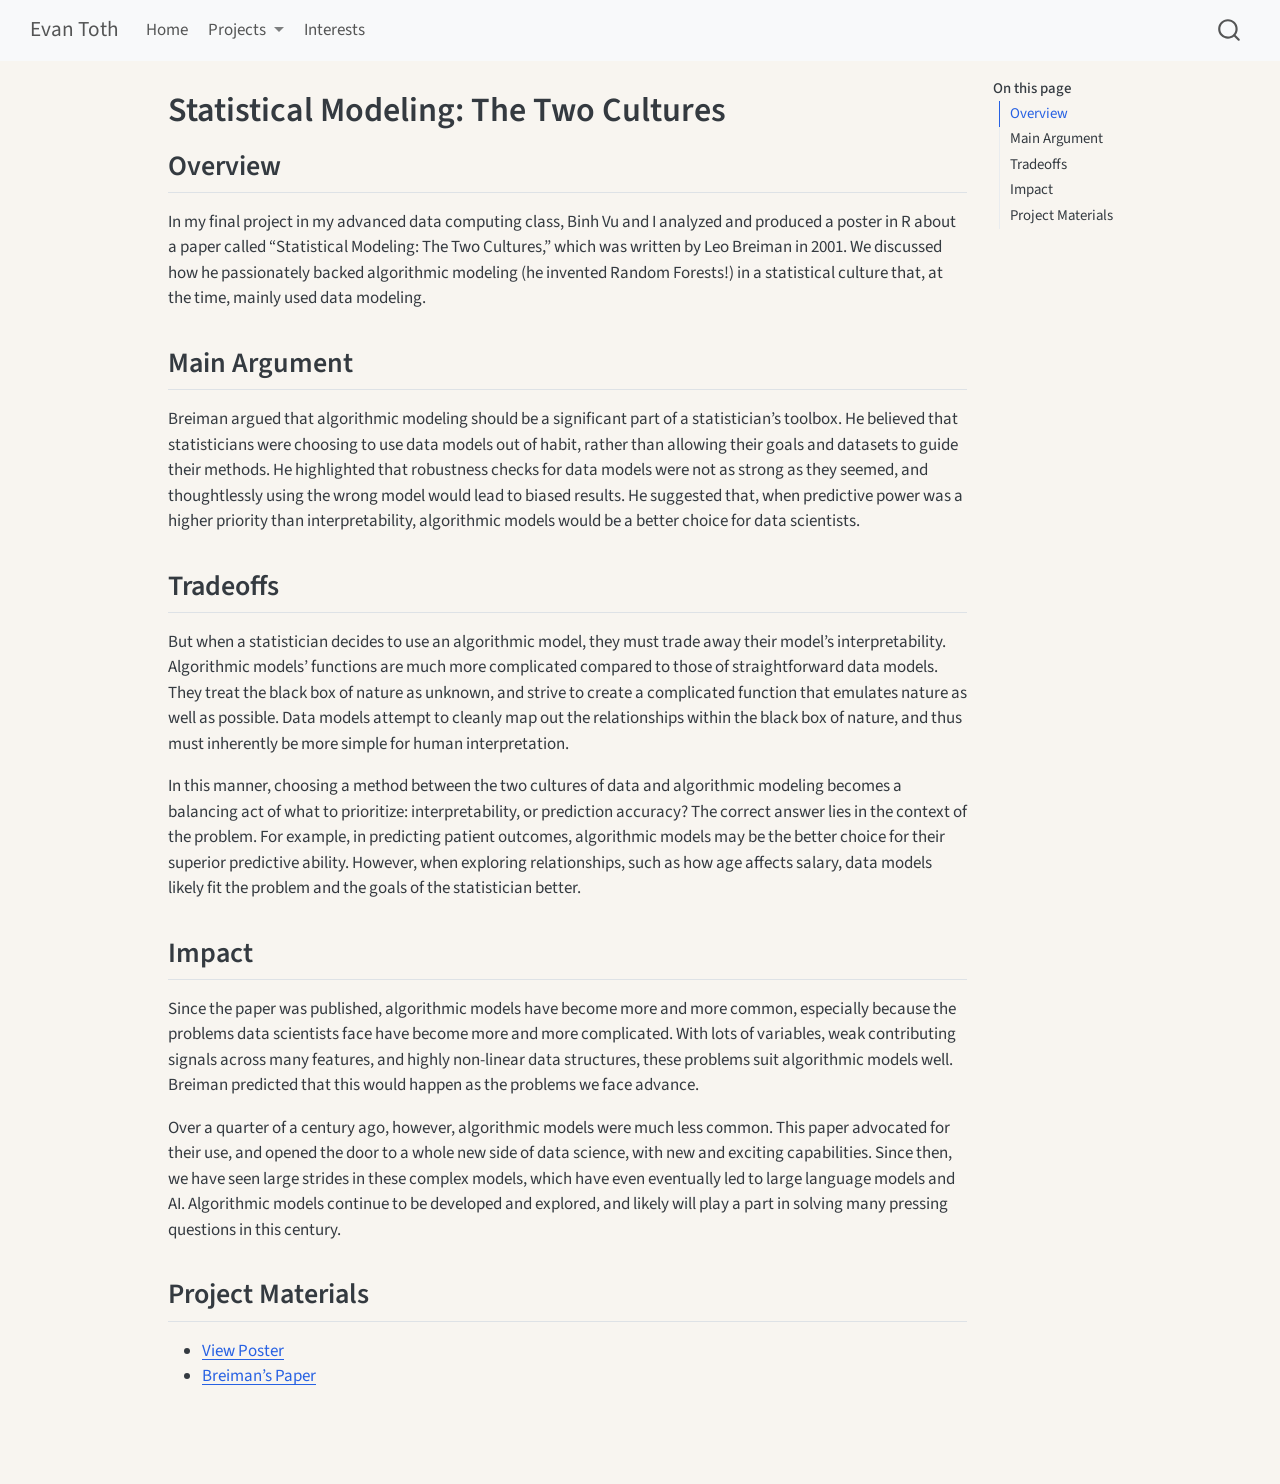
<file: docs/paper-analysis.html>
<!DOCTYPE html>
<html xmlns="http://www.w3.org/1999/xhtml" lang="en" xml:lang="en"><head>

<meta charset="utf-8">
<meta name="generator" content="quarto-1.8.27">

<meta name="viewport" content="width=device-width, initial-scale=1.0, user-scalable=yes">


<title>Statistical Modeling: The Two Cultures – Evan Toth</title>
<style>
code{white-space: pre-wrap;}
span.smallcaps{font-variant: small-caps;}
div.columns{display: flex; gap: min(4vw, 1.5em);}
div.column{flex: auto; overflow-x: auto;}
div.hanging-indent{margin-left: 1.5em; text-indent: -1.5em;}
ul.task-list{list-style: none;}
ul.task-list li input[type="checkbox"] {
  width: 0.8em;
  margin: 0 0.8em 0.2em -1em; /* quarto-specific, see https://github.com/quarto-dev/quarto-cli/issues/4556 */ 
  vertical-align: middle;
}
</style>


<script src="site_libs/quarto-nav/quarto-nav.js"></script>
<script src="site_libs/quarto-nav/headroom.min.js"></script>
<script src="site_libs/clipboard/clipboard.min.js"></script>
<script src="site_libs/quarto-search/autocomplete.umd.js"></script>
<script src="site_libs/quarto-search/fuse.min.js"></script>
<script src="site_libs/quarto-search/quarto-search.js"></script>
<meta name="quarto:offset" content="./">
<script src="site_libs/quarto-html/quarto.js" type="module"></script>
<script src="site_libs/quarto-html/tabsets/tabsets.js" type="module"></script>
<script src="site_libs/quarto-html/axe/axe-check.js" type="module"></script>
<script src="site_libs/quarto-html/popper.min.js"></script>
<script src="site_libs/quarto-html/tippy.umd.min.js"></script>
<script src="site_libs/quarto-html/anchor.min.js"></script>
<link href="site_libs/quarto-html/tippy.css" rel="stylesheet">
<link href="site_libs/quarto-html/quarto-syntax-highlighting-ed96de9b727972fe78a7b5d16c58bf87.css" rel="stylesheet" id="quarto-text-highlighting-styles">
<script src="site_libs/bootstrap/bootstrap.min.js"></script>
<link href="site_libs/bootstrap/bootstrap-icons.css" rel="stylesheet">
<link href="site_libs/bootstrap/bootstrap-c82218b12ac0f327fa8bd7d074ce2147.min.css" rel="stylesheet" append-hash="true" id="quarto-bootstrap" data-mode="light">
<script id="quarto-search-options" type="application/json">{
  "location": "navbar",
  "copy-button": false,
  "collapse-after": 3,
  "panel-placement": "end",
  "type": "overlay",
  "limit": 50,
  "keyboard-shortcut": [
    "f",
    "/",
    "s"
  ],
  "show-item-context": false,
  "language": {
    "search-no-results-text": "No results",
    "search-matching-documents-text": "matching documents",
    "search-copy-link-title": "Copy link to search",
    "search-hide-matches-text": "Hide additional matches",
    "search-more-match-text": "more match in this document",
    "search-more-matches-text": "more matches in this document",
    "search-clear-button-title": "Clear",
    "search-text-placeholder": "",
    "search-detached-cancel-button-title": "Cancel",
    "search-submit-button-title": "Submit",
    "search-label": "Search"
  }
}</script>


<link rel="stylesheet" href="styles.css">
</head>

<body class="nav-fixed quarto-light">

<div id="quarto-search-results"></div>
  <header id="quarto-header" class="headroom fixed-top">
    <nav class="navbar navbar-expand-lg " data-bs-theme="dark">
      <div class="navbar-container container-fluid">
      <div class="navbar-brand-container mx-auto">
    <a class="navbar-brand" href="./index.html">
    <span class="navbar-title">Evan Toth</span>
    </a>
  </div>
            <div id="quarto-search" class="" title="Search"></div>
          <button class="navbar-toggler" type="button" data-bs-toggle="collapse" data-bs-target="#navbarCollapse" aria-controls="navbarCollapse" role="menu" aria-expanded="false" aria-label="Toggle navigation" onclick="if (window.quartoToggleHeadroom) { window.quartoToggleHeadroom(); }">
  <span class="navbar-toggler-icon"></span>
</button>
          <div class="collapse navbar-collapse" id="navbarCollapse">
            <ul class="navbar-nav navbar-nav-scroll me-auto">
  <li class="nav-item">
    <a class="nav-link" href="./index.html"> 
<span class="menu-text">Home</span></a>
  </li>  
  <li class="nav-item dropdown ">
    <a class="nav-link dropdown-toggle" href="#" id="nav-menu-projects" role="link" data-bs-toggle="dropdown" aria-expanded="false">
 <span class="menu-text">Projects</span>
    </a>
    <ul class="dropdown-menu" aria-labelledby="nav-menu-projects">    
        <li>
    <a class="dropdown-item" href="./projects.html">
 <span class="dropdown-text">Projects Overview</span></a>
  </li>  
        <li>
    <a class="dropdown-item" href="./senior-project.html">
 <span class="dropdown-text">Senior Research Project</span></a>
  </li>  
        <li>
    <a class="dropdown-item" href="./sql-project.html">
 <span class="dropdown-text">SQL Project</span></a>
  </li>  
        <li>
    <a class="dropdown-item" href="./text-analysis.html">
 <span class="dropdown-text">Text Analysis</span></a>
  </li>  
        <li>
    <a class="dropdown-item" href="./r-package.html">
 <span class="dropdown-text">My R Package</span></a>
  </li>  
        <li>
    <a class="dropdown-item" href="./paper-analysis.html">
 <span class="dropdown-text">Paper Analysis</span></a>
  </li>  
    </ul>
  </li>
  <li class="nav-item">
    <a class="nav-link" href="./interests.html"> 
<span class="menu-text">Interests</span></a>
  </li>  
</ul>
          </div> <!-- /navcollapse -->
            <div class="quarto-navbar-tools">
</div>
      </div> <!-- /container-fluid -->
    </nav>
</header>
<!-- content -->
<div id="quarto-content" class="quarto-container page-columns page-rows-contents page-layout-article page-navbar">
<!-- sidebar -->
<!-- margin-sidebar -->
    <div id="quarto-margin-sidebar" class="sidebar margin-sidebar">
        <nav id="TOC" role="doc-toc" class="toc-active">
    <h2 id="toc-title">On this page</h2>
   
  <ul>
  <li><a href="#overview" id="toc-overview" class="nav-link active" data-scroll-target="#overview">Overview</a></li>
  <li><a href="#main-argument" id="toc-main-argument" class="nav-link" data-scroll-target="#main-argument">Main Argument</a></li>
  <li><a href="#tradeoffs" id="toc-tradeoffs" class="nav-link" data-scroll-target="#tradeoffs">Tradeoffs</a></li>
  <li><a href="#impact" id="toc-impact" class="nav-link" data-scroll-target="#impact">Impact</a></li>
  <li><a href="#project-materials" id="toc-project-materials" class="nav-link" data-scroll-target="#project-materials">Project Materials</a></li>
  </ul>
</nav>
    </div>
<!-- main -->
<main class="content" id="quarto-document-content">

<header id="title-block-header" class="quarto-title-block default">
<div class="quarto-title">
<h1 class="title">Statistical Modeling: The Two Cultures</h1>
</div>



<div class="quarto-title-meta">

    
  
    
  </div>
  


</header>


<section id="overview" class="level2">
<h2 class="anchored" data-anchor-id="overview">Overview</h2>
<p>In my final project in my advanced data computing class, Binh Vu and I analyzed and produced a poster in R about a paper called “Statistical Modeling: The Two Cultures,” which was written by Leo Breiman in 2001. We discussed how he passionately backed algorithmic modeling (he invented Random Forests!) in a statistical culture that, at the time, mainly used data modeling.</p>
</section>
<section id="main-argument" class="level2">
<h2 class="anchored" data-anchor-id="main-argument">Main Argument</h2>
<p>Breiman argued that algorithmic modeling should be a significant part of a statistician’s toolbox. He believed that statisticians were choosing to use data models out of habit, rather than allowing their goals and datasets to guide their methods. He highlighted that robustness checks for data models were not as strong as they seemed, and thoughtlessly using the wrong model would lead to biased results. He suggested that, when predictive power was a higher priority than interpretability, algorithmic models would be a better choice for data scientists.</p>
</section>
<section id="tradeoffs" class="level2">
<h2 class="anchored" data-anchor-id="tradeoffs">Tradeoffs</h2>
<p>But when a statistician decides to use an algorithmic model, they must trade away their model’s interpretability. Algorithmic models’ functions are much more complicated compared to those of straightforward data models. They treat the black box of nature as unknown, and strive to create a complicated function that emulates nature as well as possible. Data models attempt to cleanly map out the relationships within the black box of nature, and thus must inherently be more simple for human interpretation.</p>
<p>In this manner, choosing a method between the two cultures of data and algorithmic modeling becomes a balancing act of what to prioritize: interpretability, or prediction accuracy? The correct answer lies in the context of the problem. For example, in predicting patient outcomes, algorithmic models may be the better choice for their superior predictive ability. However, when exploring relationships, such as how age affects salary, data models likely fit the problem and the goals of the statistician better.</p>
</section>
<section id="impact" class="level2">
<h2 class="anchored" data-anchor-id="impact">Impact</h2>
<p>Since the paper was published, algorithmic models have become more and more common, especially because the problems data scientists face have become more and more complicated. With lots of variables, weak contributing signals across many features, and highly non-linear data structures, these problems suit algorithmic models well. Breiman predicted that this would happen as the problems we face advance.</p>
<p>Over a quarter of a century ago, however, algorithmic models were much less common. This paper advocated for their use, and opened the door to a whole new side of data science, with new and exciting capabilities. Since then, we have seen large strides in these complex models, which have even eventually led to large language models and AI. Algorithmic models continue to be developed and explored, and likely will play a part in solving many pressing questions in this century.</p>
</section>
<section id="project-materials" class="level2">
<h2 class="anchored" data-anchor-id="project-materials">Project Materials</h2>
<ul>
<li><a href="files/printedposter.pdf">View Poster</a></li>
<li><a href="https://www.jstor.org/stable/2676681?seq=1">Breiman’s Paper</a></li>
</ul>


</section>

</main> <!-- /main -->
<script id="quarto-html-after-body" type="application/javascript">
  window.document.addEventListener("DOMContentLoaded", function (event) {
    const icon = "";
    const anchorJS = new window.AnchorJS();
    anchorJS.options = {
      placement: 'right',
      icon: icon
    };
    anchorJS.add('.anchored');
    const isCodeAnnotation = (el) => {
      for (const clz of el.classList) {
        if (clz.startsWith('code-annotation-')) {                     
          return true;
        }
      }
      return false;
    }
    const onCopySuccess = function(e) {
      // button target
      const button = e.trigger;
      // don't keep focus
      button.blur();
      // flash "checked"
      button.classList.add('code-copy-button-checked');
      var currentTitle = button.getAttribute("title");
      button.setAttribute("title", "Copied!");
      let tooltip;
      if (window.bootstrap) {
        button.setAttribute("data-bs-toggle", "tooltip");
        button.setAttribute("data-bs-placement", "left");
        button.setAttribute("data-bs-title", "Copied!");
        tooltip = new bootstrap.Tooltip(button, 
          { trigger: "manual", 
            customClass: "code-copy-button-tooltip",
            offset: [0, -8]});
        tooltip.show();    
      }
      setTimeout(function() {
        if (tooltip) {
          tooltip.hide();
          button.removeAttribute("data-bs-title");
          button.removeAttribute("data-bs-toggle");
          button.removeAttribute("data-bs-placement");
        }
        button.setAttribute("title", currentTitle);
        button.classList.remove('code-copy-button-checked');
      }, 1000);
      // clear code selection
      e.clearSelection();
    }
    const getTextToCopy = function(trigger) {
      const outerScaffold = trigger.parentElement.cloneNode(true);
      const codeEl = outerScaffold.querySelector('code');
      for (const childEl of codeEl.children) {
        if (isCodeAnnotation(childEl)) {
          childEl.remove();
        }
      }
      return codeEl.innerText;
    }
    const clipboard = new window.ClipboardJS('.code-copy-button:not([data-in-quarto-modal])', {
      text: getTextToCopy
    });
    clipboard.on('success', onCopySuccess);
    if (window.document.getElementById('quarto-embedded-source-code-modal')) {
      const clipboardModal = new window.ClipboardJS('.code-copy-button[data-in-quarto-modal]', {
        text: getTextToCopy,
        container: window.document.getElementById('quarto-embedded-source-code-modal')
      });
      clipboardModal.on('success', onCopySuccess);
    }
      var localhostRegex = new RegExp(/^(?:http|https):\/\/localhost\:?[0-9]*\//);
      var mailtoRegex = new RegExp(/^mailto:/);
        var filterRegex = new RegExp('/' + window.location.host + '/');
      var isInternal = (href) => {
          return filterRegex.test(href) || localhostRegex.test(href) || mailtoRegex.test(href);
      }
      // Inspect non-navigation links and adorn them if external
     var links = window.document.querySelectorAll('a[href]:not(.nav-link):not(.navbar-brand):not(.toc-action):not(.sidebar-link):not(.sidebar-item-toggle):not(.pagination-link):not(.no-external):not([aria-hidden]):not(.dropdown-item):not(.quarto-navigation-tool):not(.about-link)');
      for (var i=0; i<links.length; i++) {
        const link = links[i];
        if (!isInternal(link.href)) {
          // undo the damage that might have been done by quarto-nav.js in the case of
          // links that we want to consider external
          if (link.dataset.originalHref !== undefined) {
            link.href = link.dataset.originalHref;
          }
        }
      }
    function tippyHover(el, contentFn, onTriggerFn, onUntriggerFn) {
      const config = {
        allowHTML: true,
        maxWidth: 500,
        delay: 100,
        arrow: false,
        appendTo: function(el) {
            return el.parentElement;
        },
        interactive: true,
        interactiveBorder: 10,
        theme: 'quarto',
        placement: 'bottom-start',
      };
      if (contentFn) {
        config.content = contentFn;
      }
      if (onTriggerFn) {
        config.onTrigger = onTriggerFn;
      }
      if (onUntriggerFn) {
        config.onUntrigger = onUntriggerFn;
      }
      window.tippy(el, config); 
    }
    const noterefs = window.document.querySelectorAll('a[role="doc-noteref"]');
    for (var i=0; i<noterefs.length; i++) {
      const ref = noterefs[i];
      tippyHover(ref, function() {
        // use id or data attribute instead here
        let href = ref.getAttribute('data-footnote-href') || ref.getAttribute('href');
        try { href = new URL(href).hash; } catch {}
        const id = href.replace(/^#\/?/, "");
        const note = window.document.getElementById(id);
        if (note) {
          return note.innerHTML;
        } else {
          return "";
        }
      });
    }
    const xrefs = window.document.querySelectorAll('a.quarto-xref');
    const processXRef = (id, note) => {
      // Strip column container classes
      const stripColumnClz = (el) => {
        el.classList.remove("page-full", "page-columns");
        if (el.children) {
          for (const child of el.children) {
            stripColumnClz(child);
          }
        }
      }
      stripColumnClz(note)
      if (id === null || id.startsWith('sec-')) {
        // Special case sections, only their first couple elements
        const container = document.createElement("div");
        if (note.children && note.children.length > 2) {
          container.appendChild(note.children[0].cloneNode(true));
          for (let i = 1; i < note.children.length; i++) {
            const child = note.children[i];
            if (child.tagName === "P" && child.innerText === "") {
              continue;
            } else {
              container.appendChild(child.cloneNode(true));
              break;
            }
          }
          if (window.Quarto?.typesetMath) {
            window.Quarto.typesetMath(container);
          }
          return container.innerHTML
        } else {
          if (window.Quarto?.typesetMath) {
            window.Quarto.typesetMath(note);
          }
          return note.innerHTML;
        }
      } else {
        // Remove any anchor links if they are present
        const anchorLink = note.querySelector('a.anchorjs-link');
        if (anchorLink) {
          anchorLink.remove();
        }
        if (window.Quarto?.typesetMath) {
          window.Quarto.typesetMath(note);
        }
        if (note.classList.contains("callout")) {
          return note.outerHTML;
        } else {
          return note.innerHTML;
        }
      }
    }
    for (var i=0; i<xrefs.length; i++) {
      const xref = xrefs[i];
      tippyHover(xref, undefined, function(instance) {
        instance.disable();
        let url = xref.getAttribute('href');
        let hash = undefined; 
        if (url.startsWith('#')) {
          hash = url;
        } else {
          try { hash = new URL(url).hash; } catch {}
        }
        if (hash) {
          const id = hash.replace(/^#\/?/, "");
          const note = window.document.getElementById(id);
          if (note !== null) {
            try {
              const html = processXRef(id, note.cloneNode(true));
              instance.setContent(html);
            } finally {
              instance.enable();
              instance.show();
            }
          } else {
            // See if we can fetch this
            fetch(url.split('#')[0])
            .then(res => res.text())
            .then(html => {
              const parser = new DOMParser();
              const htmlDoc = parser.parseFromString(html, "text/html");
              const note = htmlDoc.getElementById(id);
              if (note !== null) {
                const html = processXRef(id, note);
                instance.setContent(html);
              } 
            }).finally(() => {
              instance.enable();
              instance.show();
            });
          }
        } else {
          // See if we can fetch a full url (with no hash to target)
          // This is a special case and we should probably do some content thinning / targeting
          fetch(url)
          .then(res => res.text())
          .then(html => {
            const parser = new DOMParser();
            const htmlDoc = parser.parseFromString(html, "text/html");
            const note = htmlDoc.querySelector('main.content');
            if (note !== null) {
              // This should only happen for chapter cross references
              // (since there is no id in the URL)
              // remove the first header
              if (note.children.length > 0 && note.children[0].tagName === "HEADER") {
                note.children[0].remove();
              }
              const html = processXRef(null, note);
              instance.setContent(html);
            } 
          }).finally(() => {
            instance.enable();
            instance.show();
          });
        }
      }, function(instance) {
      });
    }
        let selectedAnnoteEl;
        const selectorForAnnotation = ( cell, annotation) => {
          let cellAttr = 'data-code-cell="' + cell + '"';
          let lineAttr = 'data-code-annotation="' +  annotation + '"';
          const selector = 'span[' + cellAttr + '][' + lineAttr + ']';
          return selector;
        }
        const selectCodeLines = (annoteEl) => {
          const doc = window.document;
          const targetCell = annoteEl.getAttribute("data-target-cell");
          const targetAnnotation = annoteEl.getAttribute("data-target-annotation");
          const annoteSpan = window.document.querySelector(selectorForAnnotation(targetCell, targetAnnotation));
          const lines = annoteSpan.getAttribute("data-code-lines").split(",");
          const lineIds = lines.map((line) => {
            return targetCell + "-" + line;
          })
          let top = null;
          let height = null;
          let parent = null;
          if (lineIds.length > 0) {
              //compute the position of the single el (top and bottom and make a div)
              const el = window.document.getElementById(lineIds[0]);
              top = el.offsetTop;
              height = el.offsetHeight;
              parent = el.parentElement.parentElement;
            if (lineIds.length > 1) {
              const lastEl = window.document.getElementById(lineIds[lineIds.length - 1]);
              const bottom = lastEl.offsetTop + lastEl.offsetHeight;
              height = bottom - top;
            }
            if (top !== null && height !== null && parent !== null) {
              // cook up a div (if necessary) and position it 
              let div = window.document.getElementById("code-annotation-line-highlight");
              if (div === null) {
                div = window.document.createElement("div");
                div.setAttribute("id", "code-annotation-line-highlight");
                div.style.position = 'absolute';
                parent.appendChild(div);
              }
              div.style.top = top - 2 + "px";
              div.style.height = height + 4 + "px";
              div.style.left = 0;
              let gutterDiv = window.document.getElementById("code-annotation-line-highlight-gutter");
              if (gutterDiv === null) {
                gutterDiv = window.document.createElement("div");
                gutterDiv.setAttribute("id", "code-annotation-line-highlight-gutter");
                gutterDiv.style.position = 'absolute';
                const codeCell = window.document.getElementById(targetCell);
                const gutter = codeCell.querySelector('.code-annotation-gutter');
                gutter.appendChild(gutterDiv);
              }
              gutterDiv.style.top = top - 2 + "px";
              gutterDiv.style.height = height + 4 + "px";
            }
            selectedAnnoteEl = annoteEl;
          }
        };
        const unselectCodeLines = () => {
          const elementsIds = ["code-annotation-line-highlight", "code-annotation-line-highlight-gutter"];
          elementsIds.forEach((elId) => {
            const div = window.document.getElementById(elId);
            if (div) {
              div.remove();
            }
          });
          selectedAnnoteEl = undefined;
        };
          // Handle positioning of the toggle
      window.addEventListener(
        "resize",
        throttle(() => {
          elRect = undefined;
          if (selectedAnnoteEl) {
            selectCodeLines(selectedAnnoteEl);
          }
        }, 10)
      );
      function throttle(fn, ms) {
      let throttle = false;
      let timer;
        return (...args) => {
          if(!throttle) { // first call gets through
              fn.apply(this, args);
              throttle = true;
          } else { // all the others get throttled
              if(timer) clearTimeout(timer); // cancel #2
              timer = setTimeout(() => {
                fn.apply(this, args);
                timer = throttle = false;
              }, ms);
          }
        };
      }
        // Attach click handler to the DT
        const annoteDls = window.document.querySelectorAll('dt[data-target-cell]');
        for (const annoteDlNode of annoteDls) {
          annoteDlNode.addEventListener('click', (event) => {
            const clickedEl = event.target;
            if (clickedEl !== selectedAnnoteEl) {
              unselectCodeLines();
              const activeEl = window.document.querySelector('dt[data-target-cell].code-annotation-active');
              if (activeEl) {
                activeEl.classList.remove('code-annotation-active');
              }
              selectCodeLines(clickedEl);
              clickedEl.classList.add('code-annotation-active');
            } else {
              // Unselect the line
              unselectCodeLines();
              clickedEl.classList.remove('code-annotation-active');
            }
          });
        }
    const findCites = (el) => {
      const parentEl = el.parentElement;
      if (parentEl) {
        const cites = parentEl.dataset.cites;
        if (cites) {
          return {
            el,
            cites: cites.split(' ')
          };
        } else {
          return findCites(el.parentElement)
        }
      } else {
        return undefined;
      }
    };
    var bibliorefs = window.document.querySelectorAll('a[role="doc-biblioref"]');
    for (var i=0; i<bibliorefs.length; i++) {
      const ref = bibliorefs[i];
      const citeInfo = findCites(ref);
      if (citeInfo) {
        tippyHover(citeInfo.el, function() {
          var popup = window.document.createElement('div');
          citeInfo.cites.forEach(function(cite) {
            var citeDiv = window.document.createElement('div');
            citeDiv.classList.add('hanging-indent');
            citeDiv.classList.add('csl-entry');
            var biblioDiv = window.document.getElementById('ref-' + cite);
            if (biblioDiv) {
              citeDiv.innerHTML = biblioDiv.innerHTML;
            }
            popup.appendChild(citeDiv);
          });
          return popup.innerHTML;
        });
      }
    }
  });
  </script>
</div> <!-- /content -->




</body></html>
</file>
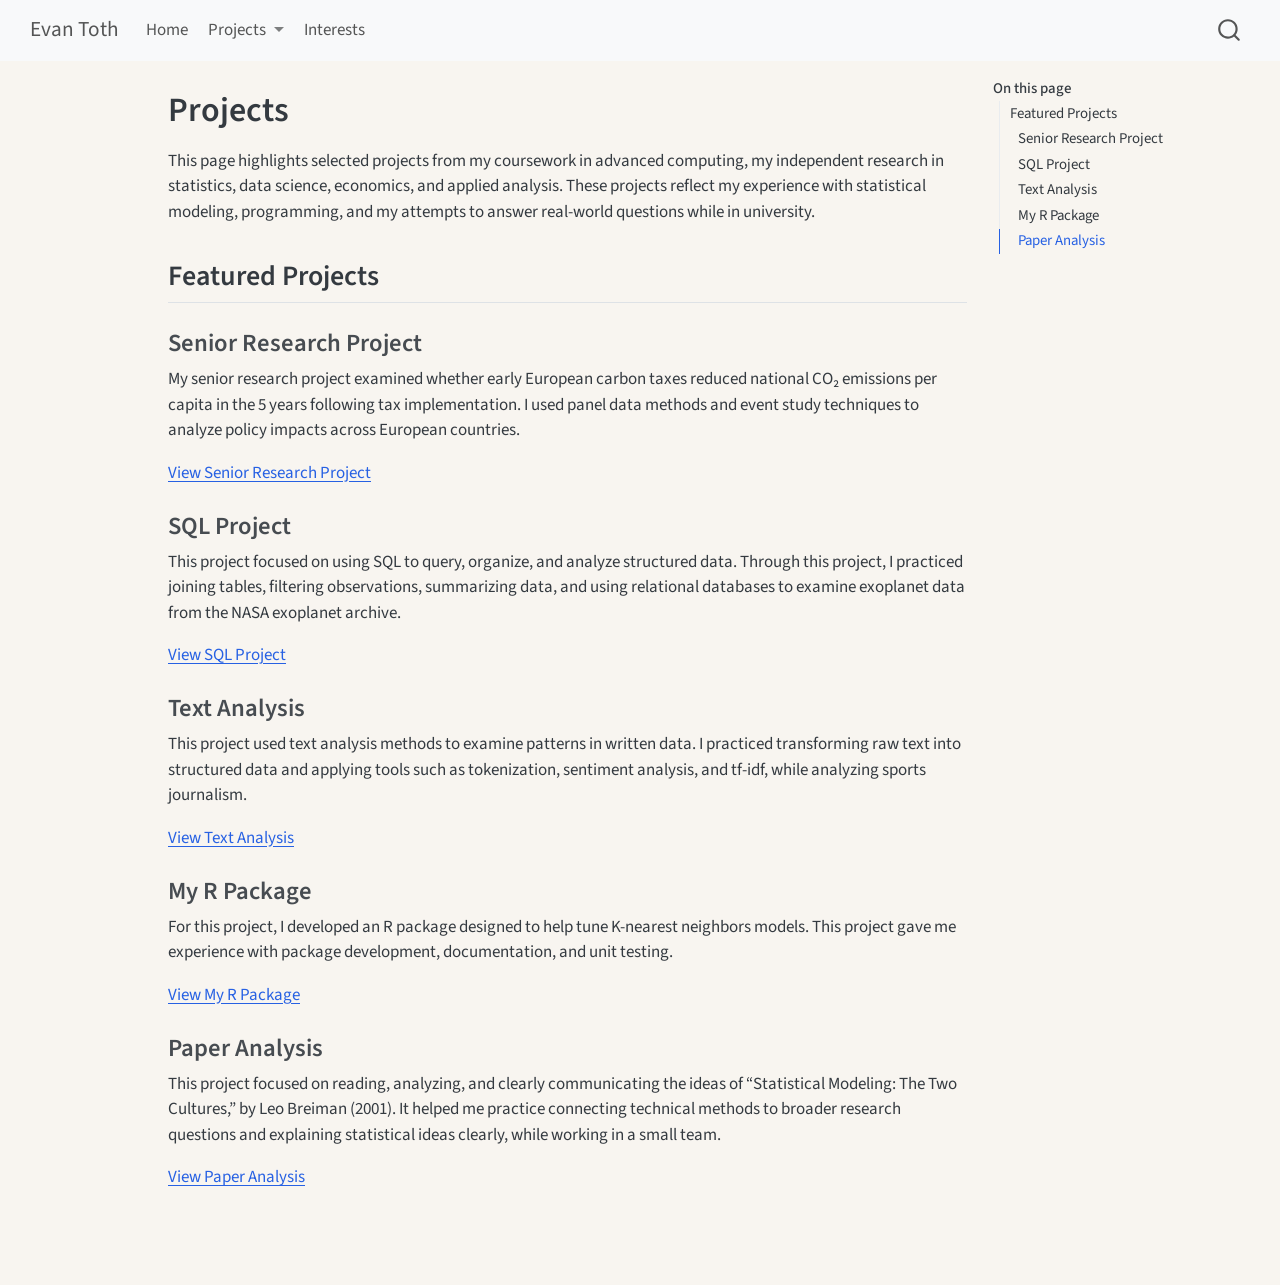
<file: docs/projects.html>
<!DOCTYPE html>
<html xmlns="http://www.w3.org/1999/xhtml" lang="en" xml:lang="en"><head>

<meta charset="utf-8">
<meta name="generator" content="quarto-1.8.27">

<meta name="viewport" content="width=device-width, initial-scale=1.0, user-scalable=yes">


<title>Projects – Evan Toth</title>
<style>
code{white-space: pre-wrap;}
span.smallcaps{font-variant: small-caps;}
div.columns{display: flex; gap: min(4vw, 1.5em);}
div.column{flex: auto; overflow-x: auto;}
div.hanging-indent{margin-left: 1.5em; text-indent: -1.5em;}
ul.task-list{list-style: none;}
ul.task-list li input[type="checkbox"] {
  width: 0.8em;
  margin: 0 0.8em 0.2em -1em; /* quarto-specific, see https://github.com/quarto-dev/quarto-cli/issues/4556 */ 
  vertical-align: middle;
}
</style>


<script src="site_libs/quarto-nav/quarto-nav.js"></script>
<script src="site_libs/quarto-nav/headroom.min.js"></script>
<script src="site_libs/clipboard/clipboard.min.js"></script>
<script src="site_libs/quarto-search/autocomplete.umd.js"></script>
<script src="site_libs/quarto-search/fuse.min.js"></script>
<script src="site_libs/quarto-search/quarto-search.js"></script>
<meta name="quarto:offset" content="./">
<script src="site_libs/quarto-html/quarto.js" type="module"></script>
<script src="site_libs/quarto-html/tabsets/tabsets.js" type="module"></script>
<script src="site_libs/quarto-html/axe/axe-check.js" type="module"></script>
<script src="site_libs/quarto-html/popper.min.js"></script>
<script src="site_libs/quarto-html/tippy.umd.min.js"></script>
<script src="site_libs/quarto-html/anchor.min.js"></script>
<link href="site_libs/quarto-html/tippy.css" rel="stylesheet">
<link href="site_libs/quarto-html/quarto-syntax-highlighting-ed96de9b727972fe78a7b5d16c58bf87.css" rel="stylesheet" id="quarto-text-highlighting-styles">
<script src="site_libs/bootstrap/bootstrap.min.js"></script>
<link href="site_libs/bootstrap/bootstrap-icons.css" rel="stylesheet">
<link href="site_libs/bootstrap/bootstrap-c82218b12ac0f327fa8bd7d074ce2147.min.css" rel="stylesheet" append-hash="true" id="quarto-bootstrap" data-mode="light">
<script id="quarto-search-options" type="application/json">{
  "location": "navbar",
  "copy-button": false,
  "collapse-after": 3,
  "panel-placement": "end",
  "type": "overlay",
  "limit": 50,
  "keyboard-shortcut": [
    "f",
    "/",
    "s"
  ],
  "show-item-context": false,
  "language": {
    "search-no-results-text": "No results",
    "search-matching-documents-text": "matching documents",
    "search-copy-link-title": "Copy link to search",
    "search-hide-matches-text": "Hide additional matches",
    "search-more-match-text": "more match in this document",
    "search-more-matches-text": "more matches in this document",
    "search-clear-button-title": "Clear",
    "search-text-placeholder": "",
    "search-detached-cancel-button-title": "Cancel",
    "search-submit-button-title": "Submit",
    "search-label": "Search"
  }
}</script>


<link rel="stylesheet" href="styles.css">
</head>

<body class="nav-fixed quarto-light">

<div id="quarto-search-results"></div>
  <header id="quarto-header" class="headroom fixed-top">
    <nav class="navbar navbar-expand-lg " data-bs-theme="dark">
      <div class="navbar-container container-fluid">
      <div class="navbar-brand-container mx-auto">
    <a class="navbar-brand" href="./index.html">
    <span class="navbar-title">Evan Toth</span>
    </a>
  </div>
            <div id="quarto-search" class="" title="Search"></div>
          <button class="navbar-toggler" type="button" data-bs-toggle="collapse" data-bs-target="#navbarCollapse" aria-controls="navbarCollapse" role="menu" aria-expanded="false" aria-label="Toggle navigation" onclick="if (window.quartoToggleHeadroom) { window.quartoToggleHeadroom(); }">
  <span class="navbar-toggler-icon"></span>
</button>
          <div class="collapse navbar-collapse" id="navbarCollapse">
            <ul class="navbar-nav navbar-nav-scroll me-auto">
  <li class="nav-item">
    <a class="nav-link" href="./index.html"> 
<span class="menu-text">Home</span></a>
  </li>  
  <li class="nav-item dropdown ">
    <a class="nav-link dropdown-toggle" href="#" id="nav-menu-projects" role="link" data-bs-toggle="dropdown" aria-expanded="false">
 <span class="menu-text">Projects</span>
    </a>
    <ul class="dropdown-menu" aria-labelledby="nav-menu-projects">    
        <li>
    <a class="dropdown-item" href="./projects.html">
 <span class="dropdown-text">Projects Overview</span></a>
  </li>  
        <li>
    <a class="dropdown-item" href="./senior-project.html">
 <span class="dropdown-text">Senior Research Project</span></a>
  </li>  
        <li>
    <a class="dropdown-item" href="./sql-project.html">
 <span class="dropdown-text">SQL Project</span></a>
  </li>  
        <li>
    <a class="dropdown-item" href="./text-analysis.html">
 <span class="dropdown-text">Text Analysis</span></a>
  </li>  
        <li>
    <a class="dropdown-item" href="./r-package.html">
 <span class="dropdown-text">My R Package</span></a>
  </li>  
        <li>
    <a class="dropdown-item" href="./paper-analysis.html">
 <span class="dropdown-text">Paper Analysis</span></a>
  </li>  
    </ul>
  </li>
  <li class="nav-item">
    <a class="nav-link" href="./interests.html"> 
<span class="menu-text">Interests</span></a>
  </li>  
</ul>
          </div> <!-- /navcollapse -->
            <div class="quarto-navbar-tools">
</div>
      </div> <!-- /container-fluid -->
    </nav>
</header>
<!-- content -->
<div id="quarto-content" class="quarto-container page-columns page-rows-contents page-layout-article page-navbar">
<!-- sidebar -->
<!-- margin-sidebar -->
    <div id="quarto-margin-sidebar" class="sidebar margin-sidebar">
        <nav id="TOC" role="doc-toc" class="toc-active">
    <h2 id="toc-title">On this page</h2>
   
  <ul>
  <li><a href="#featured-projects" id="toc-featured-projects" class="nav-link active" data-scroll-target="#featured-projects">Featured Projects</a>
  <ul class="collapse">
  <li><a href="#senior-research-project" id="toc-senior-research-project" class="nav-link" data-scroll-target="#senior-research-project">Senior Research Project</a></li>
  <li><a href="#sql-project" id="toc-sql-project" class="nav-link" data-scroll-target="#sql-project">SQL Project</a></li>
  <li><a href="#text-analysis" id="toc-text-analysis" class="nav-link" data-scroll-target="#text-analysis">Text Analysis</a></li>
  <li><a href="#my-r-package" id="toc-my-r-package" class="nav-link" data-scroll-target="#my-r-package">My R Package</a></li>
  <li><a href="#paper-analysis" id="toc-paper-analysis" class="nav-link" data-scroll-target="#paper-analysis">Paper Analysis</a></li>
  </ul></li>
  </ul>
</nav>
    </div>
<!-- main -->
<main class="content" id="quarto-document-content">

<header id="title-block-header" class="quarto-title-block default">
<div class="quarto-title">
<h1 class="title">Projects</h1>
</div>



<div class="quarto-title-meta">

    
  
    
  </div>
  


</header>


<p>This page highlights selected projects from my coursework in advanced computing, my independent research in statistics, data science, economics, and applied analysis. These projects reflect my experience with statistical modeling, programming, and my attempts to answer real-world questions while in university.</p>
<section id="featured-projects" class="level2">
<h2 class="anchored" data-anchor-id="featured-projects">Featured Projects</h2>
<section id="senior-research-project" class="level3">
<h3 class="anchored" data-anchor-id="senior-research-project">Senior Research Project</h3>
<p>My senior research project examined whether early European carbon taxes reduced national CO₂ emissions per capita in the 5 years following tax implementation. I used panel data methods and event study techniques to analyze policy impacts across European countries.</p>
<p><a href="./senior-project.html">View Senior Research Project</a></p>
</section>
<section id="sql-project" class="level3">
<h3 class="anchored" data-anchor-id="sql-project">SQL Project</h3>
<p>This project focused on using SQL to query, organize, and analyze structured data. Through this project, I practiced joining tables, filtering observations, summarizing data, and using relational databases to examine exoplanet data from the NASA exoplanet archive.</p>
<p><a href="./sql-project.html">View SQL Project</a></p>
</section>
<section id="text-analysis" class="level3">
<h3 class="anchored" data-anchor-id="text-analysis">Text Analysis</h3>
<p>This project used text analysis methods to examine patterns in written data. I practiced transforming raw text into structured data and applying tools such as tokenization, sentiment analysis, and tf-idf, while analyzing sports journalism.</p>
<p><a href="./text-analysis.html">View Text Analysis</a></p>
</section>
<section id="my-r-package" class="level3">
<h3 class="anchored" data-anchor-id="my-r-package">My R Package</h3>
<p>For this project, I developed an R package designed to help tune K-nearest neighbors models. This project gave me experience with package development, documentation, and unit testing.</p>
<p><a href="./r-package.html">View My R Package</a></p>
</section>
<section id="paper-analysis" class="level3">
<h3 class="anchored" data-anchor-id="paper-analysis">Paper Analysis</h3>
<p>This project focused on reading, analyzing, and clearly communicating the ideas of “Statistical Modeling: The Two Cultures,” by Leo Breiman (2001). It helped me practice connecting technical methods to broader research questions and explaining statistical ideas clearly, while working in a small team.</p>
<p><a href="./paper-analysis.html">View Paper Analysis</a></p>


</section>
</section>

</main> <!-- /main -->
<script id="quarto-html-after-body" type="application/javascript">
  window.document.addEventListener("DOMContentLoaded", function (event) {
    const icon = "";
    const anchorJS = new window.AnchorJS();
    anchorJS.options = {
      placement: 'right',
      icon: icon
    };
    anchorJS.add('.anchored');
    const isCodeAnnotation = (el) => {
      for (const clz of el.classList) {
        if (clz.startsWith('code-annotation-')) {                     
          return true;
        }
      }
      return false;
    }
    const onCopySuccess = function(e) {
      // button target
      const button = e.trigger;
      // don't keep focus
      button.blur();
      // flash "checked"
      button.classList.add('code-copy-button-checked');
      var currentTitle = button.getAttribute("title");
      button.setAttribute("title", "Copied!");
      let tooltip;
      if (window.bootstrap) {
        button.setAttribute("data-bs-toggle", "tooltip");
        button.setAttribute("data-bs-placement", "left");
        button.setAttribute("data-bs-title", "Copied!");
        tooltip = new bootstrap.Tooltip(button, 
          { trigger: "manual", 
            customClass: "code-copy-button-tooltip",
            offset: [0, -8]});
        tooltip.show();    
      }
      setTimeout(function() {
        if (tooltip) {
          tooltip.hide();
          button.removeAttribute("data-bs-title");
          button.removeAttribute("data-bs-toggle");
          button.removeAttribute("data-bs-placement");
        }
        button.setAttribute("title", currentTitle);
        button.classList.remove('code-copy-button-checked');
      }, 1000);
      // clear code selection
      e.clearSelection();
    }
    const getTextToCopy = function(trigger) {
      const outerScaffold = trigger.parentElement.cloneNode(true);
      const codeEl = outerScaffold.querySelector('code');
      for (const childEl of codeEl.children) {
        if (isCodeAnnotation(childEl)) {
          childEl.remove();
        }
      }
      return codeEl.innerText;
    }
    const clipboard = new window.ClipboardJS('.code-copy-button:not([data-in-quarto-modal])', {
      text: getTextToCopy
    });
    clipboard.on('success', onCopySuccess);
    if (window.document.getElementById('quarto-embedded-source-code-modal')) {
      const clipboardModal = new window.ClipboardJS('.code-copy-button[data-in-quarto-modal]', {
        text: getTextToCopy,
        container: window.document.getElementById('quarto-embedded-source-code-modal')
      });
      clipboardModal.on('success', onCopySuccess);
    }
      var localhostRegex = new RegExp(/^(?:http|https):\/\/localhost\:?[0-9]*\//);
      var mailtoRegex = new RegExp(/^mailto:/);
        var filterRegex = new RegExp('/' + window.location.host + '/');
      var isInternal = (href) => {
          return filterRegex.test(href) || localhostRegex.test(href) || mailtoRegex.test(href);
      }
      // Inspect non-navigation links and adorn them if external
     var links = window.document.querySelectorAll('a[href]:not(.nav-link):not(.navbar-brand):not(.toc-action):not(.sidebar-link):not(.sidebar-item-toggle):not(.pagination-link):not(.no-external):not([aria-hidden]):not(.dropdown-item):not(.quarto-navigation-tool):not(.about-link)');
      for (var i=0; i<links.length; i++) {
        const link = links[i];
        if (!isInternal(link.href)) {
          // undo the damage that might have been done by quarto-nav.js in the case of
          // links that we want to consider external
          if (link.dataset.originalHref !== undefined) {
            link.href = link.dataset.originalHref;
          }
        }
      }
    function tippyHover(el, contentFn, onTriggerFn, onUntriggerFn) {
      const config = {
        allowHTML: true,
        maxWidth: 500,
        delay: 100,
        arrow: false,
        appendTo: function(el) {
            return el.parentElement;
        },
        interactive: true,
        interactiveBorder: 10,
        theme: 'quarto',
        placement: 'bottom-start',
      };
      if (contentFn) {
        config.content = contentFn;
      }
      if (onTriggerFn) {
        config.onTrigger = onTriggerFn;
      }
      if (onUntriggerFn) {
        config.onUntrigger = onUntriggerFn;
      }
      window.tippy(el, config); 
    }
    const noterefs = window.document.querySelectorAll('a[role="doc-noteref"]');
    for (var i=0; i<noterefs.length; i++) {
      const ref = noterefs[i];
      tippyHover(ref, function() {
        // use id or data attribute instead here
        let href = ref.getAttribute('data-footnote-href') || ref.getAttribute('href');
        try { href = new URL(href).hash; } catch {}
        const id = href.replace(/^#\/?/, "");
        const note = window.document.getElementById(id);
        if (note) {
          return note.innerHTML;
        } else {
          return "";
        }
      });
    }
    const xrefs = window.document.querySelectorAll('a.quarto-xref');
    const processXRef = (id, note) => {
      // Strip column container classes
      const stripColumnClz = (el) => {
        el.classList.remove("page-full", "page-columns");
        if (el.children) {
          for (const child of el.children) {
            stripColumnClz(child);
          }
        }
      }
      stripColumnClz(note)
      if (id === null || id.startsWith('sec-')) {
        // Special case sections, only their first couple elements
        const container = document.createElement("div");
        if (note.children && note.children.length > 2) {
          container.appendChild(note.children[0].cloneNode(true));
          for (let i = 1; i < note.children.length; i++) {
            const child = note.children[i];
            if (child.tagName === "P" && child.innerText === "") {
              continue;
            } else {
              container.appendChild(child.cloneNode(true));
              break;
            }
          }
          if (window.Quarto?.typesetMath) {
            window.Quarto.typesetMath(container);
          }
          return container.innerHTML
        } else {
          if (window.Quarto?.typesetMath) {
            window.Quarto.typesetMath(note);
          }
          return note.innerHTML;
        }
      } else {
        // Remove any anchor links if they are present
        const anchorLink = note.querySelector('a.anchorjs-link');
        if (anchorLink) {
          anchorLink.remove();
        }
        if (window.Quarto?.typesetMath) {
          window.Quarto.typesetMath(note);
        }
        if (note.classList.contains("callout")) {
          return note.outerHTML;
        } else {
          return note.innerHTML;
        }
      }
    }
    for (var i=0; i<xrefs.length; i++) {
      const xref = xrefs[i];
      tippyHover(xref, undefined, function(instance) {
        instance.disable();
        let url = xref.getAttribute('href');
        let hash = undefined; 
        if (url.startsWith('#')) {
          hash = url;
        } else {
          try { hash = new URL(url).hash; } catch {}
        }
        if (hash) {
          const id = hash.replace(/^#\/?/, "");
          const note = window.document.getElementById(id);
          if (note !== null) {
            try {
              const html = processXRef(id, note.cloneNode(true));
              instance.setContent(html);
            } finally {
              instance.enable();
              instance.show();
            }
          } else {
            // See if we can fetch this
            fetch(url.split('#')[0])
            .then(res => res.text())
            .then(html => {
              const parser = new DOMParser();
              const htmlDoc = parser.parseFromString(html, "text/html");
              const note = htmlDoc.getElementById(id);
              if (note !== null) {
                const html = processXRef(id, note);
                instance.setContent(html);
              } 
            }).finally(() => {
              instance.enable();
              instance.show();
            });
          }
        } else {
          // See if we can fetch a full url (with no hash to target)
          // This is a special case and we should probably do some content thinning / targeting
          fetch(url)
          .then(res => res.text())
          .then(html => {
            const parser = new DOMParser();
            const htmlDoc = parser.parseFromString(html, "text/html");
            const note = htmlDoc.querySelector('main.content');
            if (note !== null) {
              // This should only happen for chapter cross references
              // (since there is no id in the URL)
              // remove the first header
              if (note.children.length > 0 && note.children[0].tagName === "HEADER") {
                note.children[0].remove();
              }
              const html = processXRef(null, note);
              instance.setContent(html);
            } 
          }).finally(() => {
            instance.enable();
            instance.show();
          });
        }
      }, function(instance) {
      });
    }
        let selectedAnnoteEl;
        const selectorForAnnotation = ( cell, annotation) => {
          let cellAttr = 'data-code-cell="' + cell + '"';
          let lineAttr = 'data-code-annotation="' +  annotation + '"';
          const selector = 'span[' + cellAttr + '][' + lineAttr + ']';
          return selector;
        }
        const selectCodeLines = (annoteEl) => {
          const doc = window.document;
          const targetCell = annoteEl.getAttribute("data-target-cell");
          const targetAnnotation = annoteEl.getAttribute("data-target-annotation");
          const annoteSpan = window.document.querySelector(selectorForAnnotation(targetCell, targetAnnotation));
          const lines = annoteSpan.getAttribute("data-code-lines").split(",");
          const lineIds = lines.map((line) => {
            return targetCell + "-" + line;
          })
          let top = null;
          let height = null;
          let parent = null;
          if (lineIds.length > 0) {
              //compute the position of the single el (top and bottom and make a div)
              const el = window.document.getElementById(lineIds[0]);
              top = el.offsetTop;
              height = el.offsetHeight;
              parent = el.parentElement.parentElement;
            if (lineIds.length > 1) {
              const lastEl = window.document.getElementById(lineIds[lineIds.length - 1]);
              const bottom = lastEl.offsetTop + lastEl.offsetHeight;
              height = bottom - top;
            }
            if (top !== null && height !== null && parent !== null) {
              // cook up a div (if necessary) and position it 
              let div = window.document.getElementById("code-annotation-line-highlight");
              if (div === null) {
                div = window.document.createElement("div");
                div.setAttribute("id", "code-annotation-line-highlight");
                div.style.position = 'absolute';
                parent.appendChild(div);
              }
              div.style.top = top - 2 + "px";
              div.style.height = height + 4 + "px";
              div.style.left = 0;
              let gutterDiv = window.document.getElementById("code-annotation-line-highlight-gutter");
              if (gutterDiv === null) {
                gutterDiv = window.document.createElement("div");
                gutterDiv.setAttribute("id", "code-annotation-line-highlight-gutter");
                gutterDiv.style.position = 'absolute';
                const codeCell = window.document.getElementById(targetCell);
                const gutter = codeCell.querySelector('.code-annotation-gutter');
                gutter.appendChild(gutterDiv);
              }
              gutterDiv.style.top = top - 2 + "px";
              gutterDiv.style.height = height + 4 + "px";
            }
            selectedAnnoteEl = annoteEl;
          }
        };
        const unselectCodeLines = () => {
          const elementsIds = ["code-annotation-line-highlight", "code-annotation-line-highlight-gutter"];
          elementsIds.forEach((elId) => {
            const div = window.document.getElementById(elId);
            if (div) {
              div.remove();
            }
          });
          selectedAnnoteEl = undefined;
        };
          // Handle positioning of the toggle
      window.addEventListener(
        "resize",
        throttle(() => {
          elRect = undefined;
          if (selectedAnnoteEl) {
            selectCodeLines(selectedAnnoteEl);
          }
        }, 10)
      );
      function throttle(fn, ms) {
      let throttle = false;
      let timer;
        return (...args) => {
          if(!throttle) { // first call gets through
              fn.apply(this, args);
              throttle = true;
          } else { // all the others get throttled
              if(timer) clearTimeout(timer); // cancel #2
              timer = setTimeout(() => {
                fn.apply(this, args);
                timer = throttle = false;
              }, ms);
          }
        };
      }
        // Attach click handler to the DT
        const annoteDls = window.document.querySelectorAll('dt[data-target-cell]');
        for (const annoteDlNode of annoteDls) {
          annoteDlNode.addEventListener('click', (event) => {
            const clickedEl = event.target;
            if (clickedEl !== selectedAnnoteEl) {
              unselectCodeLines();
              const activeEl = window.document.querySelector('dt[data-target-cell].code-annotation-active');
              if (activeEl) {
                activeEl.classList.remove('code-annotation-active');
              }
              selectCodeLines(clickedEl);
              clickedEl.classList.add('code-annotation-active');
            } else {
              // Unselect the line
              unselectCodeLines();
              clickedEl.classList.remove('code-annotation-active');
            }
          });
        }
    const findCites = (el) => {
      const parentEl = el.parentElement;
      if (parentEl) {
        const cites = parentEl.dataset.cites;
        if (cites) {
          return {
            el,
            cites: cites.split(' ')
          };
        } else {
          return findCites(el.parentElement)
        }
      } else {
        return undefined;
      }
    };
    var bibliorefs = window.document.querySelectorAll('a[role="doc-biblioref"]');
    for (var i=0; i<bibliorefs.length; i++) {
      const ref = bibliorefs[i];
      const citeInfo = findCites(ref);
      if (citeInfo) {
        tippyHover(citeInfo.el, function() {
          var popup = window.document.createElement('div');
          citeInfo.cites.forEach(function(cite) {
            var citeDiv = window.document.createElement('div');
            citeDiv.classList.add('hanging-indent');
            citeDiv.classList.add('csl-entry');
            var biblioDiv = window.document.getElementById('ref-' + cite);
            if (biblioDiv) {
              citeDiv.innerHTML = biblioDiv.innerHTML;
            }
            popup.appendChild(citeDiv);
          });
          return popup.innerHTML;
        });
      }
    }
  });
  </script>
</div> <!-- /content -->




</body></html>
</file>
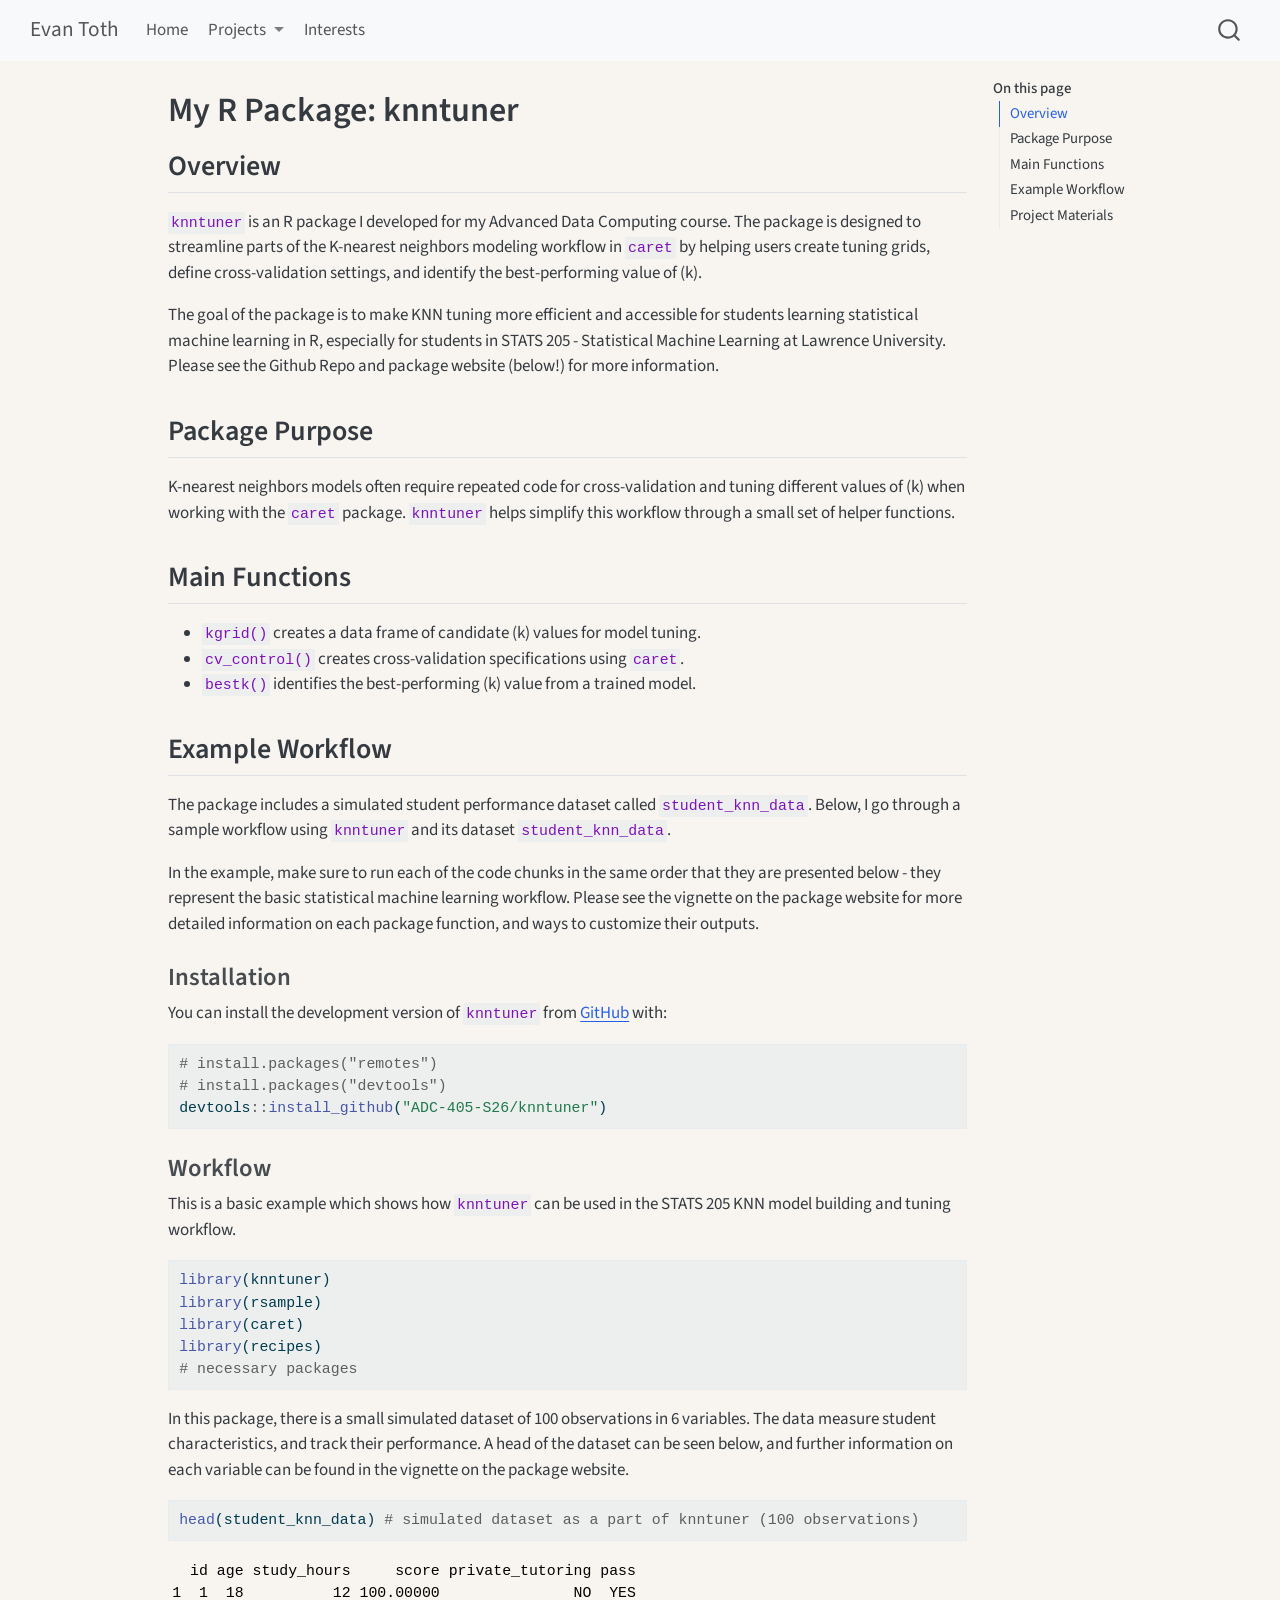
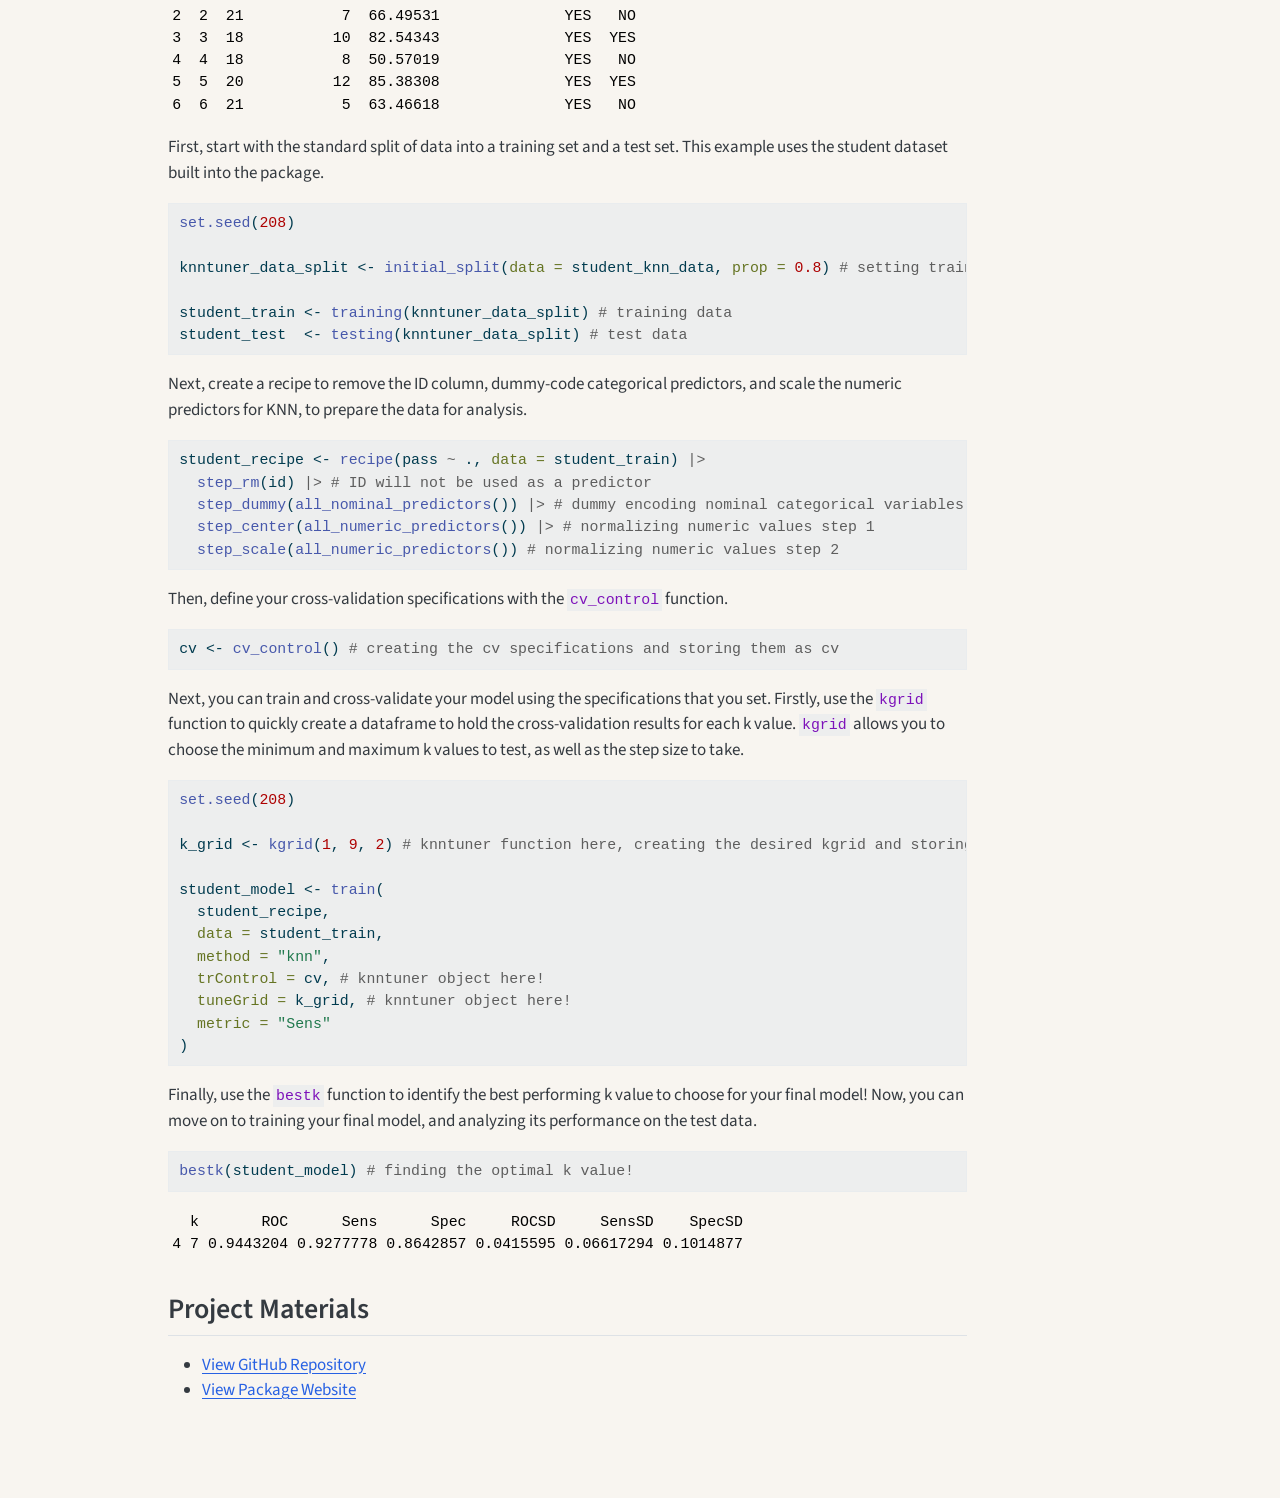
<file: docs/r-package.html>
<!DOCTYPE html>
<html xmlns="http://www.w3.org/1999/xhtml" lang="en" xml:lang="en"><head>

<meta charset="utf-8">
<meta name="generator" content="quarto-1.8.27">

<meta name="viewport" content="width=device-width, initial-scale=1.0, user-scalable=yes">


<title>My R Package: knntuner – Evan Toth</title>
<style>
code{white-space: pre-wrap;}
span.smallcaps{font-variant: small-caps;}
div.columns{display: flex; gap: min(4vw, 1.5em);}
div.column{flex: auto; overflow-x: auto;}
div.hanging-indent{margin-left: 1.5em; text-indent: -1.5em;}
ul.task-list{list-style: none;}
ul.task-list li input[type="checkbox"] {
  width: 0.8em;
  margin: 0 0.8em 0.2em -1em; /* quarto-specific, see https://github.com/quarto-dev/quarto-cli/issues/4556 */ 
  vertical-align: middle;
}
/* CSS for syntax highlighting */
html { -webkit-text-size-adjust: 100%; }
pre > code.sourceCode { white-space: pre; position: relative; }
pre > code.sourceCode > span { display: inline-block; line-height: 1.25; }
pre > code.sourceCode > span:empty { height: 1.2em; }
.sourceCode { overflow: visible; }
code.sourceCode > span { color: inherit; text-decoration: inherit; }
div.sourceCode { margin: 1em 0; }
pre.sourceCode { margin: 0; }
@media screen {
div.sourceCode { overflow: auto; }
}
@media print {
pre > code.sourceCode { white-space: pre-wrap; }
pre > code.sourceCode > span { text-indent: -5em; padding-left: 5em; }
}
pre.numberSource code
  { counter-reset: source-line 0; }
pre.numberSource code > span
  { position: relative; left: -4em; counter-increment: source-line; }
pre.numberSource code > span > a:first-child::before
  { content: counter(source-line);
    position: relative; left: -1em; text-align: right; vertical-align: baseline;
    border: none; display: inline-block;
    -webkit-touch-callout: none; -webkit-user-select: none;
    -khtml-user-select: none; -moz-user-select: none;
    -ms-user-select: none; user-select: none;
    padding: 0 4px; width: 4em;
  }
pre.numberSource { margin-left: 3em;  padding-left: 4px; }
div.sourceCode
  {   }
@media screen {
pre > code.sourceCode > span > a:first-child::before { text-decoration: underline; }
}
</style>


<script src="site_libs/quarto-nav/quarto-nav.js"></script>
<script src="site_libs/quarto-nav/headroom.min.js"></script>
<script src="site_libs/clipboard/clipboard.min.js"></script>
<script src="site_libs/quarto-search/autocomplete.umd.js"></script>
<script src="site_libs/quarto-search/fuse.min.js"></script>
<script src="site_libs/quarto-search/quarto-search.js"></script>
<meta name="quarto:offset" content="./">
<script src="site_libs/quarto-html/quarto.js" type="module"></script>
<script src="site_libs/quarto-html/tabsets/tabsets.js" type="module"></script>
<script src="site_libs/quarto-html/axe/axe-check.js" type="module"></script>
<script src="site_libs/quarto-html/popper.min.js"></script>
<script src="site_libs/quarto-html/tippy.umd.min.js"></script>
<script src="site_libs/quarto-html/anchor.min.js"></script>
<link href="site_libs/quarto-html/tippy.css" rel="stylesheet">
<link href="site_libs/quarto-html/quarto-syntax-highlighting-ed96de9b727972fe78a7b5d16c58bf87.css" rel="stylesheet" id="quarto-text-highlighting-styles">
<script src="site_libs/bootstrap/bootstrap.min.js"></script>
<link href="site_libs/bootstrap/bootstrap-icons.css" rel="stylesheet">
<link href="site_libs/bootstrap/bootstrap-c82218b12ac0f327fa8bd7d074ce2147.min.css" rel="stylesheet" append-hash="true" id="quarto-bootstrap" data-mode="light">
<script id="quarto-search-options" type="application/json">{
  "location": "navbar",
  "copy-button": false,
  "collapse-after": 3,
  "panel-placement": "end",
  "type": "overlay",
  "limit": 50,
  "keyboard-shortcut": [
    "f",
    "/",
    "s"
  ],
  "show-item-context": false,
  "language": {
    "search-no-results-text": "No results",
    "search-matching-documents-text": "matching documents",
    "search-copy-link-title": "Copy link to search",
    "search-hide-matches-text": "Hide additional matches",
    "search-more-match-text": "more match in this document",
    "search-more-matches-text": "more matches in this document",
    "search-clear-button-title": "Clear",
    "search-text-placeholder": "",
    "search-detached-cancel-button-title": "Cancel",
    "search-submit-button-title": "Submit",
    "search-label": "Search"
  }
}</script>


<link rel="stylesheet" href="styles.css">
</head>

<body class="nav-fixed quarto-light">

<div id="quarto-search-results"></div>
  <header id="quarto-header" class="headroom fixed-top">
    <nav class="navbar navbar-expand-lg " data-bs-theme="dark">
      <div class="navbar-container container-fluid">
      <div class="navbar-brand-container mx-auto">
    <a class="navbar-brand" href="./index.html">
    <span class="navbar-title">Evan Toth</span>
    </a>
  </div>
            <div id="quarto-search" class="" title="Search"></div>
          <button class="navbar-toggler" type="button" data-bs-toggle="collapse" data-bs-target="#navbarCollapse" aria-controls="navbarCollapse" role="menu" aria-expanded="false" aria-label="Toggle navigation" onclick="if (window.quartoToggleHeadroom) { window.quartoToggleHeadroom(); }">
  <span class="navbar-toggler-icon"></span>
</button>
          <div class="collapse navbar-collapse" id="navbarCollapse">
            <ul class="navbar-nav navbar-nav-scroll me-auto">
  <li class="nav-item">
    <a class="nav-link" href="./index.html"> 
<span class="menu-text">Home</span></a>
  </li>  
  <li class="nav-item dropdown ">
    <a class="nav-link dropdown-toggle" href="#" id="nav-menu-projects" role="link" data-bs-toggle="dropdown" aria-expanded="false">
 <span class="menu-text">Projects</span>
    </a>
    <ul class="dropdown-menu" aria-labelledby="nav-menu-projects">    
        <li>
    <a class="dropdown-item" href="./projects.html">
 <span class="dropdown-text">Projects Overview</span></a>
  </li>  
        <li>
    <a class="dropdown-item" href="./senior-project.html">
 <span class="dropdown-text">Senior Research Project</span></a>
  </li>  
        <li>
    <a class="dropdown-item" href="./sql-project.html">
 <span class="dropdown-text">SQL Project</span></a>
  </li>  
        <li>
    <a class="dropdown-item" href="./text-analysis.html">
 <span class="dropdown-text">Text Analysis</span></a>
  </li>  
        <li>
    <a class="dropdown-item" href="./r-package.html">
 <span class="dropdown-text">My R Package</span></a>
  </li>  
        <li>
    <a class="dropdown-item" href="./paper-analysis.html">
 <span class="dropdown-text">Paper Analysis</span></a>
  </li>  
    </ul>
  </li>
  <li class="nav-item">
    <a class="nav-link" href="./interests.html"> 
<span class="menu-text">Interests</span></a>
  </li>  
</ul>
          </div> <!-- /navcollapse -->
            <div class="quarto-navbar-tools">
</div>
      </div> <!-- /container-fluid -->
    </nav>
</header>
<!-- content -->
<div id="quarto-content" class="quarto-container page-columns page-rows-contents page-layout-article page-navbar">
<!-- sidebar -->
<!-- margin-sidebar -->
    <div id="quarto-margin-sidebar" class="sidebar margin-sidebar">
        <nav id="TOC" role="doc-toc" class="toc-active">
    <h2 id="toc-title">On this page</h2>
   
  <ul>
  <li><a href="#overview" id="toc-overview" class="nav-link active" data-scroll-target="#overview">Overview</a></li>
  <li><a href="#package-purpose" id="toc-package-purpose" class="nav-link" data-scroll-target="#package-purpose">Package Purpose</a></li>
  <li><a href="#main-functions" id="toc-main-functions" class="nav-link" data-scroll-target="#main-functions">Main Functions</a></li>
  <li><a href="#example-workflow" id="toc-example-workflow" class="nav-link" data-scroll-target="#example-workflow">Example Workflow</a>
  <ul class="collapse">
  <li><a href="#installation" id="toc-installation" class="nav-link" data-scroll-target="#installation">Installation</a></li>
  <li><a href="#workflow" id="toc-workflow" class="nav-link" data-scroll-target="#workflow">Workflow</a></li>
  </ul></li>
  <li><a href="#project-materials" id="toc-project-materials" class="nav-link" data-scroll-target="#project-materials">Project Materials</a></li>
  </ul>
</nav>
    </div>
<!-- main -->
<main class="content" id="quarto-document-content">

<header id="title-block-header" class="quarto-title-block default">
<div class="quarto-title">
<h1 class="title">My R Package: knntuner</h1>
</div>



<div class="quarto-title-meta">

    
  
    
  </div>
  


</header>


<section id="overview" class="level2">
<h2 class="anchored" data-anchor-id="overview">Overview</h2>
<p><code>knntuner</code> is an R package I developed for my Advanced Data Computing course. The package is designed to streamline parts of the K-nearest neighbors modeling workflow in <code>caret</code> by helping users create tuning grids, define cross-validation settings, and identify the best-performing value of (k).</p>
<p>The goal of the package is to make KNN tuning more efficient and accessible for students learning statistical machine learning in R, especially for students in STATS 205 - Statistical Machine Learning at Lawrence University. Please see the Github Repo and package website (below!) for more information.</p>
</section>
<section id="package-purpose" class="level2">
<h2 class="anchored" data-anchor-id="package-purpose">Package Purpose</h2>
<p>K-nearest neighbors models often require repeated code for cross-validation and tuning different values of (k) when working with the <code>caret</code> package. <code>knntuner</code> helps simplify this workflow through a small set of helper functions.</p>
</section>
<section id="main-functions" class="level2">
<h2 class="anchored" data-anchor-id="main-functions">Main Functions</h2>
<ul>
<li><code>kgrid()</code> creates a data frame of candidate (k) values for model tuning.</li>
<li><code>cv_control()</code> creates cross-validation specifications using <code>caret</code>.</li>
<li><code>bestk()</code> identifies the best-performing (k) value from a trained model.</li>
</ul>
</section>
<section id="example-workflow" class="level2">
<h2 class="anchored" data-anchor-id="example-workflow">Example Workflow</h2>
<p>The package includes a simulated student performance dataset called <code>student_knn_data</code>. Below, I go through a sample workflow using <code>knntuner</code> and its dataset <code>student_knn_data</code>.</p>
<p>In the example, make sure to run each of the code chunks in the same order that they are presented below - they represent the basic statistical machine learning workflow. Please see the vignette on the package website for more detailed information on each package function, and ways to customize their outputs.</p>
<section id="installation" class="level3">
<h3 class="anchored" data-anchor-id="installation">Installation</h3>
<p>You can install the development version of <code>knntuner</code> from <a href="https://github.com/">GitHub</a> with:</p>
<div class="code-copy-outer-scaffold"><div class="sourceCode" id="cb1"><pre class="sourceCode r code-with-copy"><code class="sourceCode r"><span id="cb1-1"><a href="#cb1-1" aria-hidden="true" tabindex="-1"></a><span class="co"># install.packages("remotes")</span></span>
<span id="cb1-2"><a href="#cb1-2" aria-hidden="true" tabindex="-1"></a><span class="co"># install.packages("devtools")</span></span>
<span id="cb1-3"><a href="#cb1-3" aria-hidden="true" tabindex="-1"></a>devtools<span class="sc">::</span><span class="fu">install_github</span>(<span class="st">"ADC-405-S26/knntuner"</span>)</span></code></pre></div><button title="Copy to Clipboard" class="code-copy-button"><i class="bi"></i></button></div>
</section>
<section id="workflow" class="level3">
<h3 class="anchored" data-anchor-id="workflow">Workflow</h3>
<p>This is a basic example which shows how <code>knntuner</code> can be used in the STATS 205 KNN model building and tuning workflow.</p>
<div class="cell">
<div class="code-copy-outer-scaffold"><div class="sourceCode cell-code" id="cb2"><pre class="sourceCode r code-with-copy"><code class="sourceCode r"><span id="cb2-1"><a href="#cb2-1" aria-hidden="true" tabindex="-1"></a><span class="fu">library</span>(knntuner)</span>
<span id="cb2-2"><a href="#cb2-2" aria-hidden="true" tabindex="-1"></a><span class="fu">library</span>(rsample)</span>
<span id="cb2-3"><a href="#cb2-3" aria-hidden="true" tabindex="-1"></a><span class="fu">library</span>(caret)</span>
<span id="cb2-4"><a href="#cb2-4" aria-hidden="true" tabindex="-1"></a><span class="fu">library</span>(recipes)</span>
<span id="cb2-5"><a href="#cb2-5" aria-hidden="true" tabindex="-1"></a><span class="co"># necessary packages</span></span></code></pre></div><button title="Copy to Clipboard" class="code-copy-button"><i class="bi"></i></button></div>
</div>
<p>In this package, there is a small simulated dataset of 100 observations in 6 variables. The data measure student characteristics, and track their performance. A head of the dataset can be seen below, and further information on each variable can be found in the vignette on the package website.</p>
<div class="cell">
<div class="code-copy-outer-scaffold"><div class="sourceCode cell-code" id="cb3"><pre class="sourceCode r code-with-copy"><code class="sourceCode r"><span id="cb3-1"><a href="#cb3-1" aria-hidden="true" tabindex="-1"></a><span class="fu">head</span>(student_knn_data) <span class="co"># simulated dataset as a part of knntuner (100 observations)</span></span></code></pre></div><button title="Copy to Clipboard" class="code-copy-button"><i class="bi"></i></button></div>
<div class="cell-output cell-output-stdout">
<pre><code>  id age study_hours     score private_tutoring pass
1  1  18          12 100.00000               NO  YES
2  2  21           7  66.49531              YES   NO
3  3  18          10  82.54343              YES  YES
4  4  18           8  50.57019              YES   NO
5  5  20          12  85.38308              YES  YES
6  6  21           5  63.46618              YES   NO</code></pre>
</div>
</div>
<p>First, start with the standard split of data into a training set and a test set. This example uses the student dataset built into the package.</p>
<div class="cell">
<div class="code-copy-outer-scaffold"><div class="sourceCode cell-code" id="cb5"><pre class="sourceCode r code-with-copy"><code class="sourceCode r"><span id="cb5-1"><a href="#cb5-1" aria-hidden="true" tabindex="-1"></a><span class="fu">set.seed</span>(<span class="dv">208</span>)</span>
<span id="cb5-2"><a href="#cb5-2" aria-hidden="true" tabindex="-1"></a></span>
<span id="cb5-3"><a href="#cb5-3" aria-hidden="true" tabindex="-1"></a>knntuner_data_split <span class="ot">&lt;-</span> <span class="fu">initial_split</span>(<span class="at">data =</span> student_knn_data, <span class="at">prop =</span> <span class="fl">0.8</span>) <span class="co"># setting training data to be 80%, and test data to be 20%, and saving these settings as an object</span></span>
<span id="cb5-4"><a href="#cb5-4" aria-hidden="true" tabindex="-1"></a></span>
<span id="cb5-5"><a href="#cb5-5" aria-hidden="true" tabindex="-1"></a>student_train <span class="ot">&lt;-</span> <span class="fu">training</span>(knntuner_data_split) <span class="co"># training data</span></span>
<span id="cb5-6"><a href="#cb5-6" aria-hidden="true" tabindex="-1"></a>student_test  <span class="ot">&lt;-</span> <span class="fu">testing</span>(knntuner_data_split) <span class="co"># test data</span></span></code></pre></div><button title="Copy to Clipboard" class="code-copy-button"><i class="bi"></i></button></div>
</div>
<p>Next, create a recipe to remove the ID column, dummy-code categorical predictors, and scale the numeric predictors for KNN, to prepare the data for analysis.</p>
<div class="cell">
<div class="code-copy-outer-scaffold"><div class="sourceCode cell-code" id="cb6"><pre class="sourceCode r code-with-copy"><code class="sourceCode r"><span id="cb6-1"><a href="#cb6-1" aria-hidden="true" tabindex="-1"></a>student_recipe <span class="ot">&lt;-</span> <span class="fu">recipe</span>(pass <span class="sc">~</span> ., <span class="at">data =</span> student_train) <span class="sc">|&gt;</span></span>
<span id="cb6-2"><a href="#cb6-2" aria-hidden="true" tabindex="-1"></a>  <span class="fu">step_rm</span>(id) <span class="sc">|&gt;</span> <span class="co"># ID will not be used as a predictor</span></span>
<span id="cb6-3"><a href="#cb6-3" aria-hidden="true" tabindex="-1"></a>  <span class="fu">step_dummy</span>(<span class="fu">all_nominal_predictors</span>()) <span class="sc">|&gt;</span> <span class="co"># dummy encoding nominal categorical variables</span></span>
<span id="cb6-4"><a href="#cb6-4" aria-hidden="true" tabindex="-1"></a>  <span class="fu">step_center</span>(<span class="fu">all_numeric_predictors</span>()) <span class="sc">|&gt;</span> <span class="co"># normalizing numeric values step 1</span></span>
<span id="cb6-5"><a href="#cb6-5" aria-hidden="true" tabindex="-1"></a>  <span class="fu">step_scale</span>(<span class="fu">all_numeric_predictors</span>()) <span class="co"># normalizing numeric values step 2</span></span></code></pre></div><button title="Copy to Clipboard" class="code-copy-button"><i class="bi"></i></button></div>
</div>
<p>Then, define your cross-validation specifications with the <code>cv_control</code> function.</p>
<div class="cell">
<div class="code-copy-outer-scaffold"><div class="sourceCode cell-code" id="cb7"><pre class="sourceCode r code-with-copy"><code class="sourceCode r"><span id="cb7-1"><a href="#cb7-1" aria-hidden="true" tabindex="-1"></a>cv <span class="ot">&lt;-</span> <span class="fu">cv_control</span>() <span class="co"># creating the cv specifications and storing them as cv</span></span></code></pre></div><button title="Copy to Clipboard" class="code-copy-button"><i class="bi"></i></button></div>
</div>
<p>Next, you can train and cross-validate your model using the specifications that you set. Firstly, use the <code>kgrid</code> function to quickly create a dataframe to hold the cross-validation results for each k value. <code>kgrid</code> allows you to choose the minimum and maximum k values to test, as well as the step size to take.</p>
<div class="cell">
<div class="code-copy-outer-scaffold"><div class="sourceCode cell-code" id="cb8"><pre class="sourceCode r code-with-copy"><code class="sourceCode r"><span id="cb8-1"><a href="#cb8-1" aria-hidden="true" tabindex="-1"></a><span class="fu">set.seed</span>(<span class="dv">208</span>)</span>
<span id="cb8-2"><a href="#cb8-2" aria-hidden="true" tabindex="-1"></a></span>
<span id="cb8-3"><a href="#cb8-3" aria-hidden="true" tabindex="-1"></a>k_grid <span class="ot">&lt;-</span> <span class="fu">kgrid</span>(<span class="dv">1</span>, <span class="dv">9</span>, <span class="dv">2</span>) <span class="co"># knntuner function here, creating the desired kgrid and storing it as an object</span></span>
<span id="cb8-4"><a href="#cb8-4" aria-hidden="true" tabindex="-1"></a></span>
<span id="cb8-5"><a href="#cb8-5" aria-hidden="true" tabindex="-1"></a>student_model <span class="ot">&lt;-</span> <span class="fu">train</span>(</span>
<span id="cb8-6"><a href="#cb8-6" aria-hidden="true" tabindex="-1"></a>  student_recipe,</span>
<span id="cb8-7"><a href="#cb8-7" aria-hidden="true" tabindex="-1"></a>  <span class="at">data =</span> student_train,</span>
<span id="cb8-8"><a href="#cb8-8" aria-hidden="true" tabindex="-1"></a>  <span class="at">method =</span> <span class="st">"knn"</span>,</span>
<span id="cb8-9"><a href="#cb8-9" aria-hidden="true" tabindex="-1"></a>  <span class="at">trControl =</span> cv, <span class="co"># knntuner object here!</span></span>
<span id="cb8-10"><a href="#cb8-10" aria-hidden="true" tabindex="-1"></a>  <span class="at">tuneGrid =</span> k_grid, <span class="co"># knntuner object here!</span></span>
<span id="cb8-11"><a href="#cb8-11" aria-hidden="true" tabindex="-1"></a>  <span class="at">metric =</span> <span class="st">"Sens"</span></span>
<span id="cb8-12"><a href="#cb8-12" aria-hidden="true" tabindex="-1"></a>)</span></code></pre></div><button title="Copy to Clipboard" class="code-copy-button"><i class="bi"></i></button></div>
</div>
<p>Finally, use the <code>bestk</code> function to identify the best performing k value to choose for your final model! Now, you can move on to training your final model, and analyzing its performance on the test data.</p>
<div class="cell">
<div class="code-copy-outer-scaffold"><div class="sourceCode cell-code" id="cb9"><pre class="sourceCode r code-with-copy"><code class="sourceCode r"><span id="cb9-1"><a href="#cb9-1" aria-hidden="true" tabindex="-1"></a><span class="fu">bestk</span>(student_model) <span class="co"># finding the optimal k value!</span></span></code></pre></div><button title="Copy to Clipboard" class="code-copy-button"><i class="bi"></i></button></div>
<div class="cell-output cell-output-stdout">
<pre><code>  k       ROC      Sens      Spec     ROCSD     SensSD    SpecSD
4 7 0.9443204 0.9277778 0.8642857 0.0415595 0.06617294 0.1014877</code></pre>
</div>
</div>
</section>
</section>
<section id="project-materials" class="level2">
<h2 class="anchored" data-anchor-id="project-materials">Project Materials</h2>
<ul>
<li><a href="https://github.com/ADC-405-S26/knntuner">View GitHub Repository</a></li>
<li><a href="https://adc-405-s26.github.io/knntuner/">View Package Website</a></li>
</ul>


</section>

</main> <!-- /main -->
<script id="quarto-html-after-body" type="application/javascript">
  window.document.addEventListener("DOMContentLoaded", function (event) {
    const icon = "";
    const anchorJS = new window.AnchorJS();
    anchorJS.options = {
      placement: 'right',
      icon: icon
    };
    anchorJS.add('.anchored');
    const isCodeAnnotation = (el) => {
      for (const clz of el.classList) {
        if (clz.startsWith('code-annotation-')) {                     
          return true;
        }
      }
      return false;
    }
    const onCopySuccess = function(e) {
      // button target
      const button = e.trigger;
      // don't keep focus
      button.blur();
      // flash "checked"
      button.classList.add('code-copy-button-checked');
      var currentTitle = button.getAttribute("title");
      button.setAttribute("title", "Copied!");
      let tooltip;
      if (window.bootstrap) {
        button.setAttribute("data-bs-toggle", "tooltip");
        button.setAttribute("data-bs-placement", "left");
        button.setAttribute("data-bs-title", "Copied!");
        tooltip = new bootstrap.Tooltip(button, 
          { trigger: "manual", 
            customClass: "code-copy-button-tooltip",
            offset: [0, -8]});
        tooltip.show();    
      }
      setTimeout(function() {
        if (tooltip) {
          tooltip.hide();
          button.removeAttribute("data-bs-title");
          button.removeAttribute("data-bs-toggle");
          button.removeAttribute("data-bs-placement");
        }
        button.setAttribute("title", currentTitle);
        button.classList.remove('code-copy-button-checked');
      }, 1000);
      // clear code selection
      e.clearSelection();
    }
    const getTextToCopy = function(trigger) {
      const outerScaffold = trigger.parentElement.cloneNode(true);
      const codeEl = outerScaffold.querySelector('code');
      for (const childEl of codeEl.children) {
        if (isCodeAnnotation(childEl)) {
          childEl.remove();
        }
      }
      return codeEl.innerText;
    }
    const clipboard = new window.ClipboardJS('.code-copy-button:not([data-in-quarto-modal])', {
      text: getTextToCopy
    });
    clipboard.on('success', onCopySuccess);
    if (window.document.getElementById('quarto-embedded-source-code-modal')) {
      const clipboardModal = new window.ClipboardJS('.code-copy-button[data-in-quarto-modal]', {
        text: getTextToCopy,
        container: window.document.getElementById('quarto-embedded-source-code-modal')
      });
      clipboardModal.on('success', onCopySuccess);
    }
      var localhostRegex = new RegExp(/^(?:http|https):\/\/localhost\:?[0-9]*\//);
      var mailtoRegex = new RegExp(/^mailto:/);
        var filterRegex = new RegExp('/' + window.location.host + '/');
      var isInternal = (href) => {
          return filterRegex.test(href) || localhostRegex.test(href) || mailtoRegex.test(href);
      }
      // Inspect non-navigation links and adorn them if external
     var links = window.document.querySelectorAll('a[href]:not(.nav-link):not(.navbar-brand):not(.toc-action):not(.sidebar-link):not(.sidebar-item-toggle):not(.pagination-link):not(.no-external):not([aria-hidden]):not(.dropdown-item):not(.quarto-navigation-tool):not(.about-link)');
      for (var i=0; i<links.length; i++) {
        const link = links[i];
        if (!isInternal(link.href)) {
          // undo the damage that might have been done by quarto-nav.js in the case of
          // links that we want to consider external
          if (link.dataset.originalHref !== undefined) {
            link.href = link.dataset.originalHref;
          }
        }
      }
    function tippyHover(el, contentFn, onTriggerFn, onUntriggerFn) {
      const config = {
        allowHTML: true,
        maxWidth: 500,
        delay: 100,
        arrow: false,
        appendTo: function(el) {
            return el.parentElement;
        },
        interactive: true,
        interactiveBorder: 10,
        theme: 'quarto',
        placement: 'bottom-start',
      };
      if (contentFn) {
        config.content = contentFn;
      }
      if (onTriggerFn) {
        config.onTrigger = onTriggerFn;
      }
      if (onUntriggerFn) {
        config.onUntrigger = onUntriggerFn;
      }
      window.tippy(el, config); 
    }
    const noterefs = window.document.querySelectorAll('a[role="doc-noteref"]');
    for (var i=0; i<noterefs.length; i++) {
      const ref = noterefs[i];
      tippyHover(ref, function() {
        // use id or data attribute instead here
        let href = ref.getAttribute('data-footnote-href') || ref.getAttribute('href');
        try { href = new URL(href).hash; } catch {}
        const id = href.replace(/^#\/?/, "");
        const note = window.document.getElementById(id);
        if (note) {
          return note.innerHTML;
        } else {
          return "";
        }
      });
    }
    const xrefs = window.document.querySelectorAll('a.quarto-xref');
    const processXRef = (id, note) => {
      // Strip column container classes
      const stripColumnClz = (el) => {
        el.classList.remove("page-full", "page-columns");
        if (el.children) {
          for (const child of el.children) {
            stripColumnClz(child);
          }
        }
      }
      stripColumnClz(note)
      if (id === null || id.startsWith('sec-')) {
        // Special case sections, only their first couple elements
        const container = document.createElement("div");
        if (note.children && note.children.length > 2) {
          container.appendChild(note.children[0].cloneNode(true));
          for (let i = 1; i < note.children.length; i++) {
            const child = note.children[i];
            if (child.tagName === "P" && child.innerText === "") {
              continue;
            } else {
              container.appendChild(child.cloneNode(true));
              break;
            }
          }
          if (window.Quarto?.typesetMath) {
            window.Quarto.typesetMath(container);
          }
          return container.innerHTML
        } else {
          if (window.Quarto?.typesetMath) {
            window.Quarto.typesetMath(note);
          }
          return note.innerHTML;
        }
      } else {
        // Remove any anchor links if they are present
        const anchorLink = note.querySelector('a.anchorjs-link');
        if (anchorLink) {
          anchorLink.remove();
        }
        if (window.Quarto?.typesetMath) {
          window.Quarto.typesetMath(note);
        }
        if (note.classList.contains("callout")) {
          return note.outerHTML;
        } else {
          return note.innerHTML;
        }
      }
    }
    for (var i=0; i<xrefs.length; i++) {
      const xref = xrefs[i];
      tippyHover(xref, undefined, function(instance) {
        instance.disable();
        let url = xref.getAttribute('href');
        let hash = undefined; 
        if (url.startsWith('#')) {
          hash = url;
        } else {
          try { hash = new URL(url).hash; } catch {}
        }
        if (hash) {
          const id = hash.replace(/^#\/?/, "");
          const note = window.document.getElementById(id);
          if (note !== null) {
            try {
              const html = processXRef(id, note.cloneNode(true));
              instance.setContent(html);
            } finally {
              instance.enable();
              instance.show();
            }
          } else {
            // See if we can fetch this
            fetch(url.split('#')[0])
            .then(res => res.text())
            .then(html => {
              const parser = new DOMParser();
              const htmlDoc = parser.parseFromString(html, "text/html");
              const note = htmlDoc.getElementById(id);
              if (note !== null) {
                const html = processXRef(id, note);
                instance.setContent(html);
              } 
            }).finally(() => {
              instance.enable();
              instance.show();
            });
          }
        } else {
          // See if we can fetch a full url (with no hash to target)
          // This is a special case and we should probably do some content thinning / targeting
          fetch(url)
          .then(res => res.text())
          .then(html => {
            const parser = new DOMParser();
            const htmlDoc = parser.parseFromString(html, "text/html");
            const note = htmlDoc.querySelector('main.content');
            if (note !== null) {
              // This should only happen for chapter cross references
              // (since there is no id in the URL)
              // remove the first header
              if (note.children.length > 0 && note.children[0].tagName === "HEADER") {
                note.children[0].remove();
              }
              const html = processXRef(null, note);
              instance.setContent(html);
            } 
          }).finally(() => {
            instance.enable();
            instance.show();
          });
        }
      }, function(instance) {
      });
    }
        let selectedAnnoteEl;
        const selectorForAnnotation = ( cell, annotation) => {
          let cellAttr = 'data-code-cell="' + cell + '"';
          let lineAttr = 'data-code-annotation="' +  annotation + '"';
          const selector = 'span[' + cellAttr + '][' + lineAttr + ']';
          return selector;
        }
        const selectCodeLines = (annoteEl) => {
          const doc = window.document;
          const targetCell = annoteEl.getAttribute("data-target-cell");
          const targetAnnotation = annoteEl.getAttribute("data-target-annotation");
          const annoteSpan = window.document.querySelector(selectorForAnnotation(targetCell, targetAnnotation));
          const lines = annoteSpan.getAttribute("data-code-lines").split(",");
          const lineIds = lines.map((line) => {
            return targetCell + "-" + line;
          })
          let top = null;
          let height = null;
          let parent = null;
          if (lineIds.length > 0) {
              //compute the position of the single el (top and bottom and make a div)
              const el = window.document.getElementById(lineIds[0]);
              top = el.offsetTop;
              height = el.offsetHeight;
              parent = el.parentElement.parentElement;
            if (lineIds.length > 1) {
              const lastEl = window.document.getElementById(lineIds[lineIds.length - 1]);
              const bottom = lastEl.offsetTop + lastEl.offsetHeight;
              height = bottom - top;
            }
            if (top !== null && height !== null && parent !== null) {
              // cook up a div (if necessary) and position it 
              let div = window.document.getElementById("code-annotation-line-highlight");
              if (div === null) {
                div = window.document.createElement("div");
                div.setAttribute("id", "code-annotation-line-highlight");
                div.style.position = 'absolute';
                parent.appendChild(div);
              }
              div.style.top = top - 2 + "px";
              div.style.height = height + 4 + "px";
              div.style.left = 0;
              let gutterDiv = window.document.getElementById("code-annotation-line-highlight-gutter");
              if (gutterDiv === null) {
                gutterDiv = window.document.createElement("div");
                gutterDiv.setAttribute("id", "code-annotation-line-highlight-gutter");
                gutterDiv.style.position = 'absolute';
                const codeCell = window.document.getElementById(targetCell);
                const gutter = codeCell.querySelector('.code-annotation-gutter');
                gutter.appendChild(gutterDiv);
              }
              gutterDiv.style.top = top - 2 + "px";
              gutterDiv.style.height = height + 4 + "px";
            }
            selectedAnnoteEl = annoteEl;
          }
        };
        const unselectCodeLines = () => {
          const elementsIds = ["code-annotation-line-highlight", "code-annotation-line-highlight-gutter"];
          elementsIds.forEach((elId) => {
            const div = window.document.getElementById(elId);
            if (div) {
              div.remove();
            }
          });
          selectedAnnoteEl = undefined;
        };
          // Handle positioning of the toggle
      window.addEventListener(
        "resize",
        throttle(() => {
          elRect = undefined;
          if (selectedAnnoteEl) {
            selectCodeLines(selectedAnnoteEl);
          }
        }, 10)
      );
      function throttle(fn, ms) {
      let throttle = false;
      let timer;
        return (...args) => {
          if(!throttle) { // first call gets through
              fn.apply(this, args);
              throttle = true;
          } else { // all the others get throttled
              if(timer) clearTimeout(timer); // cancel #2
              timer = setTimeout(() => {
                fn.apply(this, args);
                timer = throttle = false;
              }, ms);
          }
        };
      }
        // Attach click handler to the DT
        const annoteDls = window.document.querySelectorAll('dt[data-target-cell]');
        for (const annoteDlNode of annoteDls) {
          annoteDlNode.addEventListener('click', (event) => {
            const clickedEl = event.target;
            if (clickedEl !== selectedAnnoteEl) {
              unselectCodeLines();
              const activeEl = window.document.querySelector('dt[data-target-cell].code-annotation-active');
              if (activeEl) {
                activeEl.classList.remove('code-annotation-active');
              }
              selectCodeLines(clickedEl);
              clickedEl.classList.add('code-annotation-active');
            } else {
              // Unselect the line
              unselectCodeLines();
              clickedEl.classList.remove('code-annotation-active');
            }
          });
        }
    const findCites = (el) => {
      const parentEl = el.parentElement;
      if (parentEl) {
        const cites = parentEl.dataset.cites;
        if (cites) {
          return {
            el,
            cites: cites.split(' ')
          };
        } else {
          return findCites(el.parentElement)
        }
      } else {
        return undefined;
      }
    };
    var bibliorefs = window.document.querySelectorAll('a[role="doc-biblioref"]');
    for (var i=0; i<bibliorefs.length; i++) {
      const ref = bibliorefs[i];
      const citeInfo = findCites(ref);
      if (citeInfo) {
        tippyHover(citeInfo.el, function() {
          var popup = window.document.createElement('div');
          citeInfo.cites.forEach(function(cite) {
            var citeDiv = window.document.createElement('div');
            citeDiv.classList.add('hanging-indent');
            citeDiv.classList.add('csl-entry');
            var biblioDiv = window.document.getElementById('ref-' + cite);
            if (biblioDiv) {
              citeDiv.innerHTML = biblioDiv.innerHTML;
            }
            popup.appendChild(citeDiv);
          });
          return popup.innerHTML;
        });
      }
    }
  });
  </script>
</div> <!-- /content -->




</body></html>
</file>
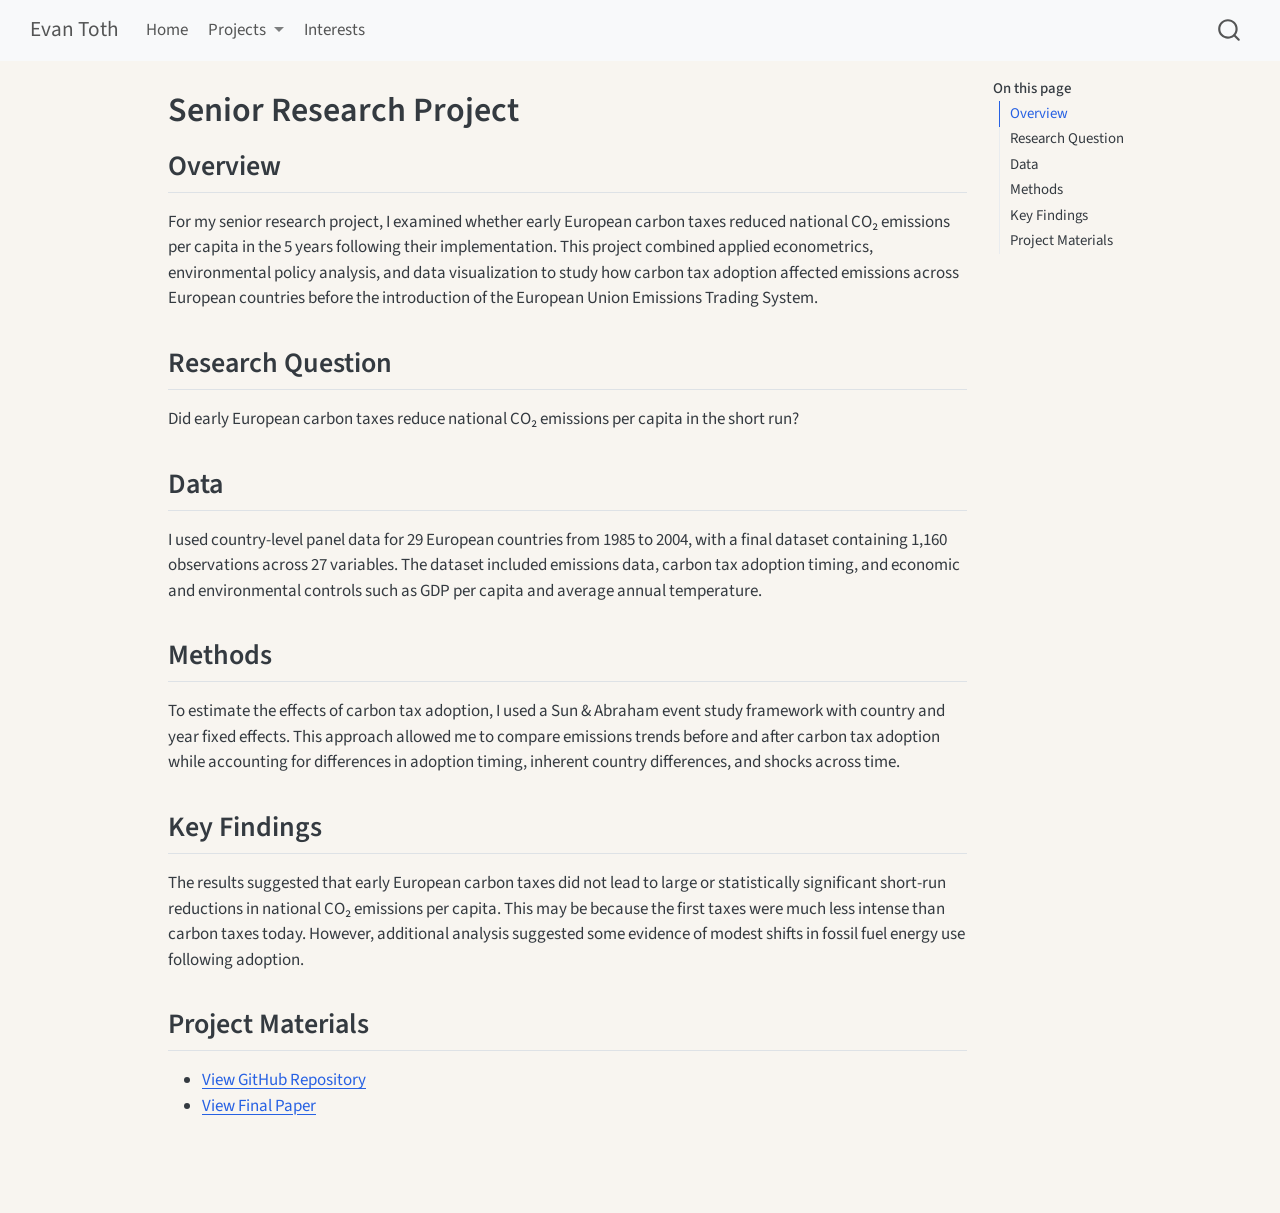
<file: docs/senior-project.html>
<!DOCTYPE html>
<html xmlns="http://www.w3.org/1999/xhtml" lang="en" xml:lang="en"><head>

<meta charset="utf-8">
<meta name="generator" content="quarto-1.8.27">

<meta name="viewport" content="width=device-width, initial-scale=1.0, user-scalable=yes">


<title>Senior Research Project – Evan Toth</title>
<style>
code{white-space: pre-wrap;}
span.smallcaps{font-variant: small-caps;}
div.columns{display: flex; gap: min(4vw, 1.5em);}
div.column{flex: auto; overflow-x: auto;}
div.hanging-indent{margin-left: 1.5em; text-indent: -1.5em;}
ul.task-list{list-style: none;}
ul.task-list li input[type="checkbox"] {
  width: 0.8em;
  margin: 0 0.8em 0.2em -1em; /* quarto-specific, see https://github.com/quarto-dev/quarto-cli/issues/4556 */ 
  vertical-align: middle;
}
</style>


<script src="site_libs/quarto-nav/quarto-nav.js"></script>
<script src="site_libs/quarto-nav/headroom.min.js"></script>
<script src="site_libs/clipboard/clipboard.min.js"></script>
<script src="site_libs/quarto-search/autocomplete.umd.js"></script>
<script src="site_libs/quarto-search/fuse.min.js"></script>
<script src="site_libs/quarto-search/quarto-search.js"></script>
<meta name="quarto:offset" content="./">
<script src="site_libs/quarto-html/quarto.js" type="module"></script>
<script src="site_libs/quarto-html/tabsets/tabsets.js" type="module"></script>
<script src="site_libs/quarto-html/axe/axe-check.js" type="module"></script>
<script src="site_libs/quarto-html/popper.min.js"></script>
<script src="site_libs/quarto-html/tippy.umd.min.js"></script>
<script src="site_libs/quarto-html/anchor.min.js"></script>
<link href="site_libs/quarto-html/tippy.css" rel="stylesheet">
<link href="site_libs/quarto-html/quarto-syntax-highlighting-ed96de9b727972fe78a7b5d16c58bf87.css" rel="stylesheet" id="quarto-text-highlighting-styles">
<script src="site_libs/bootstrap/bootstrap.min.js"></script>
<link href="site_libs/bootstrap/bootstrap-icons.css" rel="stylesheet">
<link href="site_libs/bootstrap/bootstrap-c82218b12ac0f327fa8bd7d074ce2147.min.css" rel="stylesheet" append-hash="true" id="quarto-bootstrap" data-mode="light">
<script id="quarto-search-options" type="application/json">{
  "location": "navbar",
  "copy-button": false,
  "collapse-after": 3,
  "panel-placement": "end",
  "type": "overlay",
  "limit": 50,
  "keyboard-shortcut": [
    "f",
    "/",
    "s"
  ],
  "show-item-context": false,
  "language": {
    "search-no-results-text": "No results",
    "search-matching-documents-text": "matching documents",
    "search-copy-link-title": "Copy link to search",
    "search-hide-matches-text": "Hide additional matches",
    "search-more-match-text": "more match in this document",
    "search-more-matches-text": "more matches in this document",
    "search-clear-button-title": "Clear",
    "search-text-placeholder": "",
    "search-detached-cancel-button-title": "Cancel",
    "search-submit-button-title": "Submit",
    "search-label": "Search"
  }
}</script>


<link rel="stylesheet" href="styles.css">
</head>

<body class="nav-fixed quarto-light">

<div id="quarto-search-results"></div>
  <header id="quarto-header" class="headroom fixed-top">
    <nav class="navbar navbar-expand-lg " data-bs-theme="dark">
      <div class="navbar-container container-fluid">
      <div class="navbar-brand-container mx-auto">
    <a class="navbar-brand" href="./index.html">
    <span class="navbar-title">Evan Toth</span>
    </a>
  </div>
            <div id="quarto-search" class="" title="Search"></div>
          <button class="navbar-toggler" type="button" data-bs-toggle="collapse" data-bs-target="#navbarCollapse" aria-controls="navbarCollapse" role="menu" aria-expanded="false" aria-label="Toggle navigation" onclick="if (window.quartoToggleHeadroom) { window.quartoToggleHeadroom(); }">
  <span class="navbar-toggler-icon"></span>
</button>
          <div class="collapse navbar-collapse" id="navbarCollapse">
            <ul class="navbar-nav navbar-nav-scroll me-auto">
  <li class="nav-item">
    <a class="nav-link" href="./index.html"> 
<span class="menu-text">Home</span></a>
  </li>  
  <li class="nav-item dropdown ">
    <a class="nav-link dropdown-toggle" href="#" id="nav-menu-projects" role="link" data-bs-toggle="dropdown" aria-expanded="false">
 <span class="menu-text">Projects</span>
    </a>
    <ul class="dropdown-menu" aria-labelledby="nav-menu-projects">    
        <li>
    <a class="dropdown-item" href="./projects.html">
 <span class="dropdown-text">Projects Overview</span></a>
  </li>  
        <li>
    <a class="dropdown-item" href="./senior-project.html">
 <span class="dropdown-text">Senior Research Project</span></a>
  </li>  
        <li>
    <a class="dropdown-item" href="./sql-project.html">
 <span class="dropdown-text">SQL Project</span></a>
  </li>  
        <li>
    <a class="dropdown-item" href="./text-analysis.html">
 <span class="dropdown-text">Text Analysis</span></a>
  </li>  
        <li>
    <a class="dropdown-item" href="./r-package.html">
 <span class="dropdown-text">My R Package</span></a>
  </li>  
        <li>
    <a class="dropdown-item" href="./paper-analysis.html">
 <span class="dropdown-text">Paper Analysis</span></a>
  </li>  
    </ul>
  </li>
  <li class="nav-item">
    <a class="nav-link" href="./interests.html"> 
<span class="menu-text">Interests</span></a>
  </li>  
</ul>
          </div> <!-- /navcollapse -->
            <div class="quarto-navbar-tools">
</div>
      </div> <!-- /container-fluid -->
    </nav>
</header>
<!-- content -->
<div id="quarto-content" class="quarto-container page-columns page-rows-contents page-layout-article page-navbar">
<!-- sidebar -->
<!-- margin-sidebar -->
    <div id="quarto-margin-sidebar" class="sidebar margin-sidebar">
        <nav id="TOC" role="doc-toc" class="toc-active">
    <h2 id="toc-title">On this page</h2>
   
  <ul>
  <li><a href="#overview" id="toc-overview" class="nav-link active" data-scroll-target="#overview">Overview</a></li>
  <li><a href="#research-question" id="toc-research-question" class="nav-link" data-scroll-target="#research-question">Research Question</a></li>
  <li><a href="#data" id="toc-data" class="nav-link" data-scroll-target="#data">Data</a></li>
  <li><a href="#methods" id="toc-methods" class="nav-link" data-scroll-target="#methods">Methods</a></li>
  <li><a href="#key-findings" id="toc-key-findings" class="nav-link" data-scroll-target="#key-findings">Key Findings</a></li>
  <li><a href="#project-materials" id="toc-project-materials" class="nav-link" data-scroll-target="#project-materials">Project Materials</a></li>
  </ul>
</nav>
    </div>
<!-- main -->
<main class="content" id="quarto-document-content">

<header id="title-block-header" class="quarto-title-block default">
<div class="quarto-title">
<h1 class="title">Senior Research Project</h1>
</div>



<div class="quarto-title-meta">

    
  
    
  </div>
  


</header>


<section id="overview" class="level2">
<h2 class="anchored" data-anchor-id="overview">Overview</h2>
<p>For my senior research project, I examined whether early European carbon taxes reduced national CO₂ emissions per capita in the 5 years following their implementation. This project combined applied econometrics, environmental policy analysis, and data visualization to study how carbon tax adoption affected emissions across European countries before the introduction of the European Union Emissions Trading System.</p>
</section>
<section id="research-question" class="level2">
<h2 class="anchored" data-anchor-id="research-question">Research Question</h2>
<p>Did early European carbon taxes reduce national CO₂ emissions per capita in the short run?</p>
</section>
<section id="data" class="level2">
<h2 class="anchored" data-anchor-id="data">Data</h2>
<p>I used country-level panel data for 29 European countries from 1985 to 2004, with a final dataset containing 1,160 observations across 27 variables. The dataset included emissions data, carbon tax adoption timing, and economic and environmental controls such as GDP per capita and average annual temperature.</p>
</section>
<section id="methods" class="level2">
<h2 class="anchored" data-anchor-id="methods">Methods</h2>
<p>To estimate the effects of carbon tax adoption, I used a Sun &amp; Abraham event study framework with country and year fixed effects. This approach allowed me to compare emissions trends before and after carbon tax adoption while accounting for differences in adoption timing, inherent country differences, and shocks across time.</p>
</section>
<section id="key-findings" class="level2">
<h2 class="anchored" data-anchor-id="key-findings">Key Findings</h2>
<p>The results suggested that early European carbon taxes did not lead to large or statistically significant short-run reductions in national CO₂ emissions per capita. This may be because the first taxes were much less intense than carbon taxes today. However, additional analysis suggested some evidence of modest shifts in fossil fuel energy use following adoption.</p>
</section>
<section id="project-materials" class="level2">
<h2 class="anchored" data-anchor-id="project-materials">Project Materials</h2>
<ul>
<li><a href="https://github.com/evantoth1/SeniorExperience">View GitHub Repository</a></li>
<li><a href="files/EvanTothFinalDraft.pdf">View Final Paper</a></li>
</ul>


</section>

</main> <!-- /main -->
<script id="quarto-html-after-body" type="application/javascript">
  window.document.addEventListener("DOMContentLoaded", function (event) {
    const icon = "";
    const anchorJS = new window.AnchorJS();
    anchorJS.options = {
      placement: 'right',
      icon: icon
    };
    anchorJS.add('.anchored');
    const isCodeAnnotation = (el) => {
      for (const clz of el.classList) {
        if (clz.startsWith('code-annotation-')) {                     
          return true;
        }
      }
      return false;
    }
    const onCopySuccess = function(e) {
      // button target
      const button = e.trigger;
      // don't keep focus
      button.blur();
      // flash "checked"
      button.classList.add('code-copy-button-checked');
      var currentTitle = button.getAttribute("title");
      button.setAttribute("title", "Copied!");
      let tooltip;
      if (window.bootstrap) {
        button.setAttribute("data-bs-toggle", "tooltip");
        button.setAttribute("data-bs-placement", "left");
        button.setAttribute("data-bs-title", "Copied!");
        tooltip = new bootstrap.Tooltip(button, 
          { trigger: "manual", 
            customClass: "code-copy-button-tooltip",
            offset: [0, -8]});
        tooltip.show();    
      }
      setTimeout(function() {
        if (tooltip) {
          tooltip.hide();
          button.removeAttribute("data-bs-title");
          button.removeAttribute("data-bs-toggle");
          button.removeAttribute("data-bs-placement");
        }
        button.setAttribute("title", currentTitle);
        button.classList.remove('code-copy-button-checked');
      }, 1000);
      // clear code selection
      e.clearSelection();
    }
    const getTextToCopy = function(trigger) {
      const outerScaffold = trigger.parentElement.cloneNode(true);
      const codeEl = outerScaffold.querySelector('code');
      for (const childEl of codeEl.children) {
        if (isCodeAnnotation(childEl)) {
          childEl.remove();
        }
      }
      return codeEl.innerText;
    }
    const clipboard = new window.ClipboardJS('.code-copy-button:not([data-in-quarto-modal])', {
      text: getTextToCopy
    });
    clipboard.on('success', onCopySuccess);
    if (window.document.getElementById('quarto-embedded-source-code-modal')) {
      const clipboardModal = new window.ClipboardJS('.code-copy-button[data-in-quarto-modal]', {
        text: getTextToCopy,
        container: window.document.getElementById('quarto-embedded-source-code-modal')
      });
      clipboardModal.on('success', onCopySuccess);
    }
      var localhostRegex = new RegExp(/^(?:http|https):\/\/localhost\:?[0-9]*\//);
      var mailtoRegex = new RegExp(/^mailto:/);
        var filterRegex = new RegExp('/' + window.location.host + '/');
      var isInternal = (href) => {
          return filterRegex.test(href) || localhostRegex.test(href) || mailtoRegex.test(href);
      }
      // Inspect non-navigation links and adorn them if external
     var links = window.document.querySelectorAll('a[href]:not(.nav-link):not(.navbar-brand):not(.toc-action):not(.sidebar-link):not(.sidebar-item-toggle):not(.pagination-link):not(.no-external):not([aria-hidden]):not(.dropdown-item):not(.quarto-navigation-tool):not(.about-link)');
      for (var i=0; i<links.length; i++) {
        const link = links[i];
        if (!isInternal(link.href)) {
          // undo the damage that might have been done by quarto-nav.js in the case of
          // links that we want to consider external
          if (link.dataset.originalHref !== undefined) {
            link.href = link.dataset.originalHref;
          }
        }
      }
    function tippyHover(el, contentFn, onTriggerFn, onUntriggerFn) {
      const config = {
        allowHTML: true,
        maxWidth: 500,
        delay: 100,
        arrow: false,
        appendTo: function(el) {
            return el.parentElement;
        },
        interactive: true,
        interactiveBorder: 10,
        theme: 'quarto',
        placement: 'bottom-start',
      };
      if (contentFn) {
        config.content = contentFn;
      }
      if (onTriggerFn) {
        config.onTrigger = onTriggerFn;
      }
      if (onUntriggerFn) {
        config.onUntrigger = onUntriggerFn;
      }
      window.tippy(el, config); 
    }
    const noterefs = window.document.querySelectorAll('a[role="doc-noteref"]');
    for (var i=0; i<noterefs.length; i++) {
      const ref = noterefs[i];
      tippyHover(ref, function() {
        // use id or data attribute instead here
        let href = ref.getAttribute('data-footnote-href') || ref.getAttribute('href');
        try { href = new URL(href).hash; } catch {}
        const id = href.replace(/^#\/?/, "");
        const note = window.document.getElementById(id);
        if (note) {
          return note.innerHTML;
        } else {
          return "";
        }
      });
    }
    const xrefs = window.document.querySelectorAll('a.quarto-xref');
    const processXRef = (id, note) => {
      // Strip column container classes
      const stripColumnClz = (el) => {
        el.classList.remove("page-full", "page-columns");
        if (el.children) {
          for (const child of el.children) {
            stripColumnClz(child);
          }
        }
      }
      stripColumnClz(note)
      if (id === null || id.startsWith('sec-')) {
        // Special case sections, only their first couple elements
        const container = document.createElement("div");
        if (note.children && note.children.length > 2) {
          container.appendChild(note.children[0].cloneNode(true));
          for (let i = 1; i < note.children.length; i++) {
            const child = note.children[i];
            if (child.tagName === "P" && child.innerText === "") {
              continue;
            } else {
              container.appendChild(child.cloneNode(true));
              break;
            }
          }
          if (window.Quarto?.typesetMath) {
            window.Quarto.typesetMath(container);
          }
          return container.innerHTML
        } else {
          if (window.Quarto?.typesetMath) {
            window.Quarto.typesetMath(note);
          }
          return note.innerHTML;
        }
      } else {
        // Remove any anchor links if they are present
        const anchorLink = note.querySelector('a.anchorjs-link');
        if (anchorLink) {
          anchorLink.remove();
        }
        if (window.Quarto?.typesetMath) {
          window.Quarto.typesetMath(note);
        }
        if (note.classList.contains("callout")) {
          return note.outerHTML;
        } else {
          return note.innerHTML;
        }
      }
    }
    for (var i=0; i<xrefs.length; i++) {
      const xref = xrefs[i];
      tippyHover(xref, undefined, function(instance) {
        instance.disable();
        let url = xref.getAttribute('href');
        let hash = undefined; 
        if (url.startsWith('#')) {
          hash = url;
        } else {
          try { hash = new URL(url).hash; } catch {}
        }
        if (hash) {
          const id = hash.replace(/^#\/?/, "");
          const note = window.document.getElementById(id);
          if (note !== null) {
            try {
              const html = processXRef(id, note.cloneNode(true));
              instance.setContent(html);
            } finally {
              instance.enable();
              instance.show();
            }
          } else {
            // See if we can fetch this
            fetch(url.split('#')[0])
            .then(res => res.text())
            .then(html => {
              const parser = new DOMParser();
              const htmlDoc = parser.parseFromString(html, "text/html");
              const note = htmlDoc.getElementById(id);
              if (note !== null) {
                const html = processXRef(id, note);
                instance.setContent(html);
              } 
            }).finally(() => {
              instance.enable();
              instance.show();
            });
          }
        } else {
          // See if we can fetch a full url (with no hash to target)
          // This is a special case and we should probably do some content thinning / targeting
          fetch(url)
          .then(res => res.text())
          .then(html => {
            const parser = new DOMParser();
            const htmlDoc = parser.parseFromString(html, "text/html");
            const note = htmlDoc.querySelector('main.content');
            if (note !== null) {
              // This should only happen for chapter cross references
              // (since there is no id in the URL)
              // remove the first header
              if (note.children.length > 0 && note.children[0].tagName === "HEADER") {
                note.children[0].remove();
              }
              const html = processXRef(null, note);
              instance.setContent(html);
            } 
          }).finally(() => {
            instance.enable();
            instance.show();
          });
        }
      }, function(instance) {
      });
    }
        let selectedAnnoteEl;
        const selectorForAnnotation = ( cell, annotation) => {
          let cellAttr = 'data-code-cell="' + cell + '"';
          let lineAttr = 'data-code-annotation="' +  annotation + '"';
          const selector = 'span[' + cellAttr + '][' + lineAttr + ']';
          return selector;
        }
        const selectCodeLines = (annoteEl) => {
          const doc = window.document;
          const targetCell = annoteEl.getAttribute("data-target-cell");
          const targetAnnotation = annoteEl.getAttribute("data-target-annotation");
          const annoteSpan = window.document.querySelector(selectorForAnnotation(targetCell, targetAnnotation));
          const lines = annoteSpan.getAttribute("data-code-lines").split(",");
          const lineIds = lines.map((line) => {
            return targetCell + "-" + line;
          })
          let top = null;
          let height = null;
          let parent = null;
          if (lineIds.length > 0) {
              //compute the position of the single el (top and bottom and make a div)
              const el = window.document.getElementById(lineIds[0]);
              top = el.offsetTop;
              height = el.offsetHeight;
              parent = el.parentElement.parentElement;
            if (lineIds.length > 1) {
              const lastEl = window.document.getElementById(lineIds[lineIds.length - 1]);
              const bottom = lastEl.offsetTop + lastEl.offsetHeight;
              height = bottom - top;
            }
            if (top !== null && height !== null && parent !== null) {
              // cook up a div (if necessary) and position it 
              let div = window.document.getElementById("code-annotation-line-highlight");
              if (div === null) {
                div = window.document.createElement("div");
                div.setAttribute("id", "code-annotation-line-highlight");
                div.style.position = 'absolute';
                parent.appendChild(div);
              }
              div.style.top = top - 2 + "px";
              div.style.height = height + 4 + "px";
              div.style.left = 0;
              let gutterDiv = window.document.getElementById("code-annotation-line-highlight-gutter");
              if (gutterDiv === null) {
                gutterDiv = window.document.createElement("div");
                gutterDiv.setAttribute("id", "code-annotation-line-highlight-gutter");
                gutterDiv.style.position = 'absolute';
                const codeCell = window.document.getElementById(targetCell);
                const gutter = codeCell.querySelector('.code-annotation-gutter');
                gutter.appendChild(gutterDiv);
              }
              gutterDiv.style.top = top - 2 + "px";
              gutterDiv.style.height = height + 4 + "px";
            }
            selectedAnnoteEl = annoteEl;
          }
        };
        const unselectCodeLines = () => {
          const elementsIds = ["code-annotation-line-highlight", "code-annotation-line-highlight-gutter"];
          elementsIds.forEach((elId) => {
            const div = window.document.getElementById(elId);
            if (div) {
              div.remove();
            }
          });
          selectedAnnoteEl = undefined;
        };
          // Handle positioning of the toggle
      window.addEventListener(
        "resize",
        throttle(() => {
          elRect = undefined;
          if (selectedAnnoteEl) {
            selectCodeLines(selectedAnnoteEl);
          }
        }, 10)
      );
      function throttle(fn, ms) {
      let throttle = false;
      let timer;
        return (...args) => {
          if(!throttle) { // first call gets through
              fn.apply(this, args);
              throttle = true;
          } else { // all the others get throttled
              if(timer) clearTimeout(timer); // cancel #2
              timer = setTimeout(() => {
                fn.apply(this, args);
                timer = throttle = false;
              }, ms);
          }
        };
      }
        // Attach click handler to the DT
        const annoteDls = window.document.querySelectorAll('dt[data-target-cell]');
        for (const annoteDlNode of annoteDls) {
          annoteDlNode.addEventListener('click', (event) => {
            const clickedEl = event.target;
            if (clickedEl !== selectedAnnoteEl) {
              unselectCodeLines();
              const activeEl = window.document.querySelector('dt[data-target-cell].code-annotation-active');
              if (activeEl) {
                activeEl.classList.remove('code-annotation-active');
              }
              selectCodeLines(clickedEl);
              clickedEl.classList.add('code-annotation-active');
            } else {
              // Unselect the line
              unselectCodeLines();
              clickedEl.classList.remove('code-annotation-active');
            }
          });
        }
    const findCites = (el) => {
      const parentEl = el.parentElement;
      if (parentEl) {
        const cites = parentEl.dataset.cites;
        if (cites) {
          return {
            el,
            cites: cites.split(' ')
          };
        } else {
          return findCites(el.parentElement)
        }
      } else {
        return undefined;
      }
    };
    var bibliorefs = window.document.querySelectorAll('a[role="doc-biblioref"]');
    for (var i=0; i<bibliorefs.length; i++) {
      const ref = bibliorefs[i];
      const citeInfo = findCites(ref);
      if (citeInfo) {
        tippyHover(citeInfo.el, function() {
          var popup = window.document.createElement('div');
          citeInfo.cites.forEach(function(cite) {
            var citeDiv = window.document.createElement('div');
            citeDiv.classList.add('hanging-indent');
            citeDiv.classList.add('csl-entry');
            var biblioDiv = window.document.getElementById('ref-' + cite);
            if (biblioDiv) {
              citeDiv.innerHTML = biblioDiv.innerHTML;
            }
            popup.appendChild(citeDiv);
          });
          return popup.innerHTML;
        });
      }
    }
  });
  </script>
</div> <!-- /content -->




</body></html>
</file>
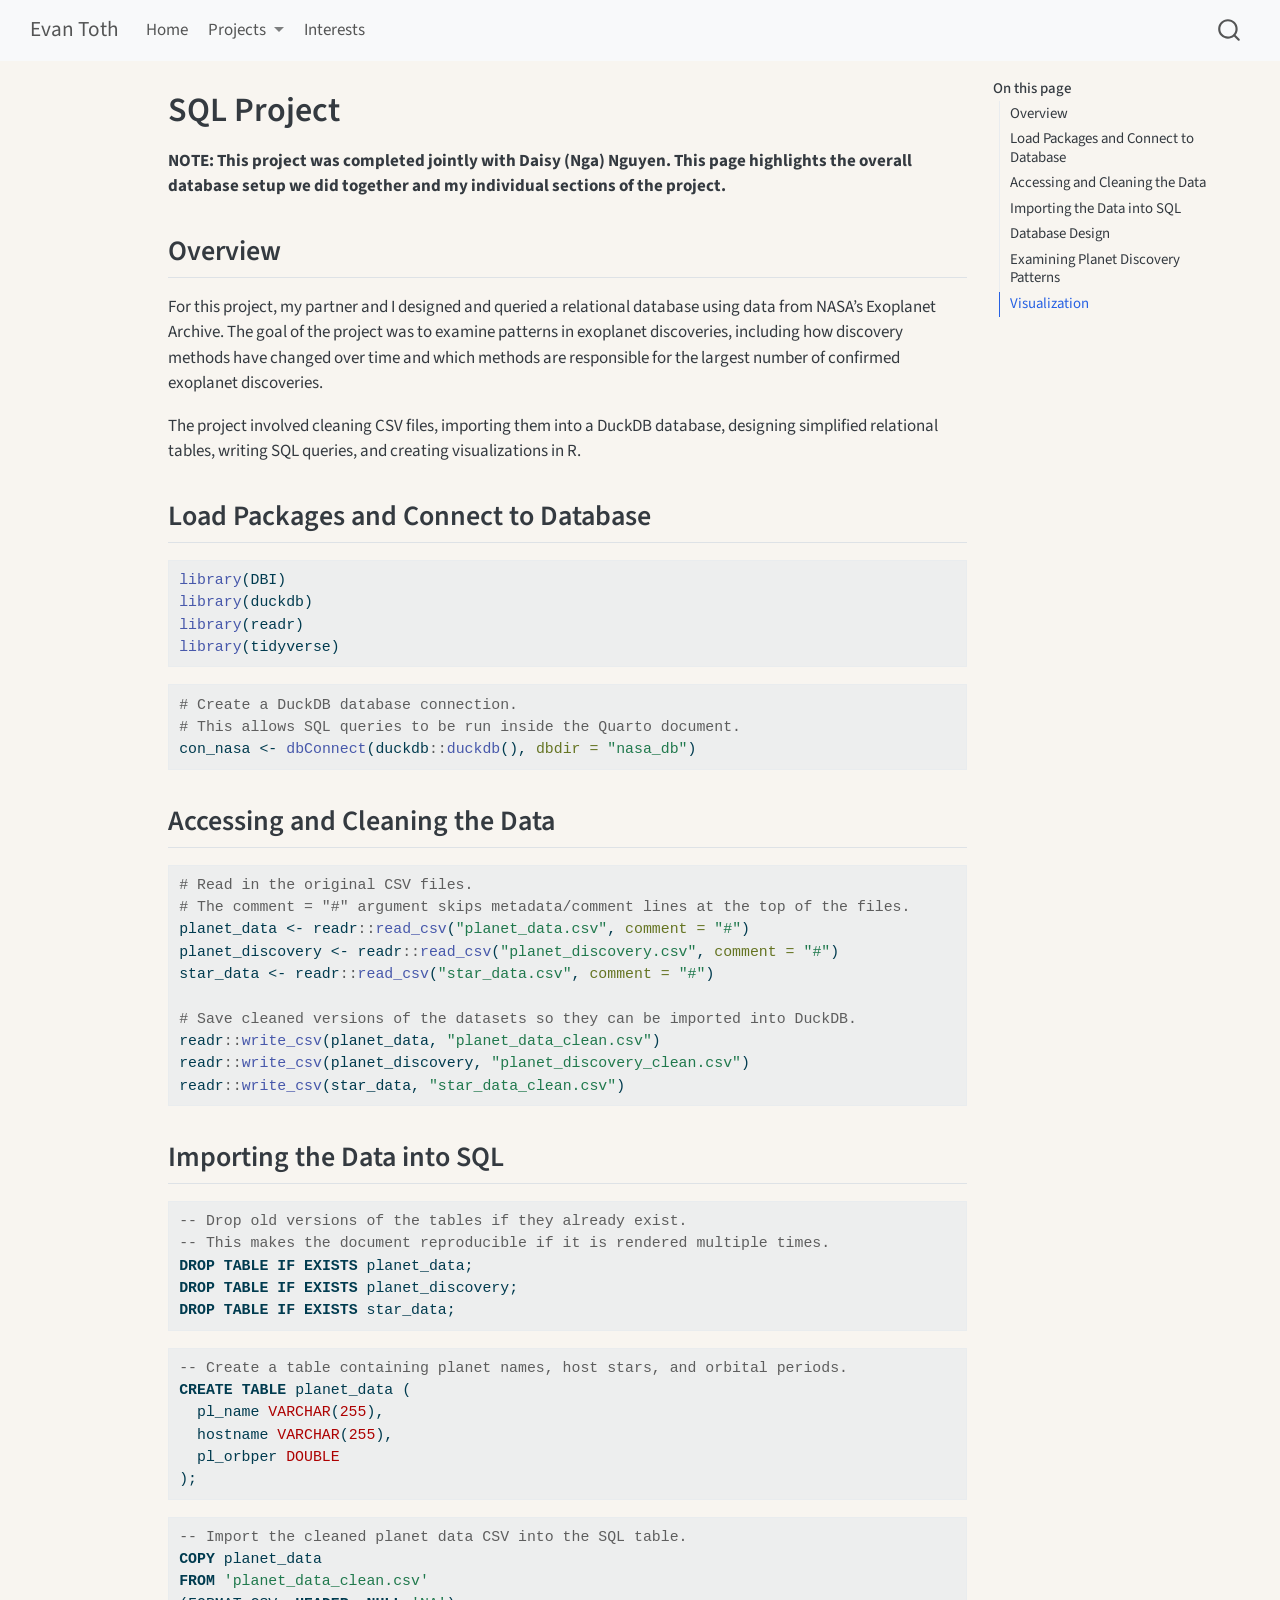
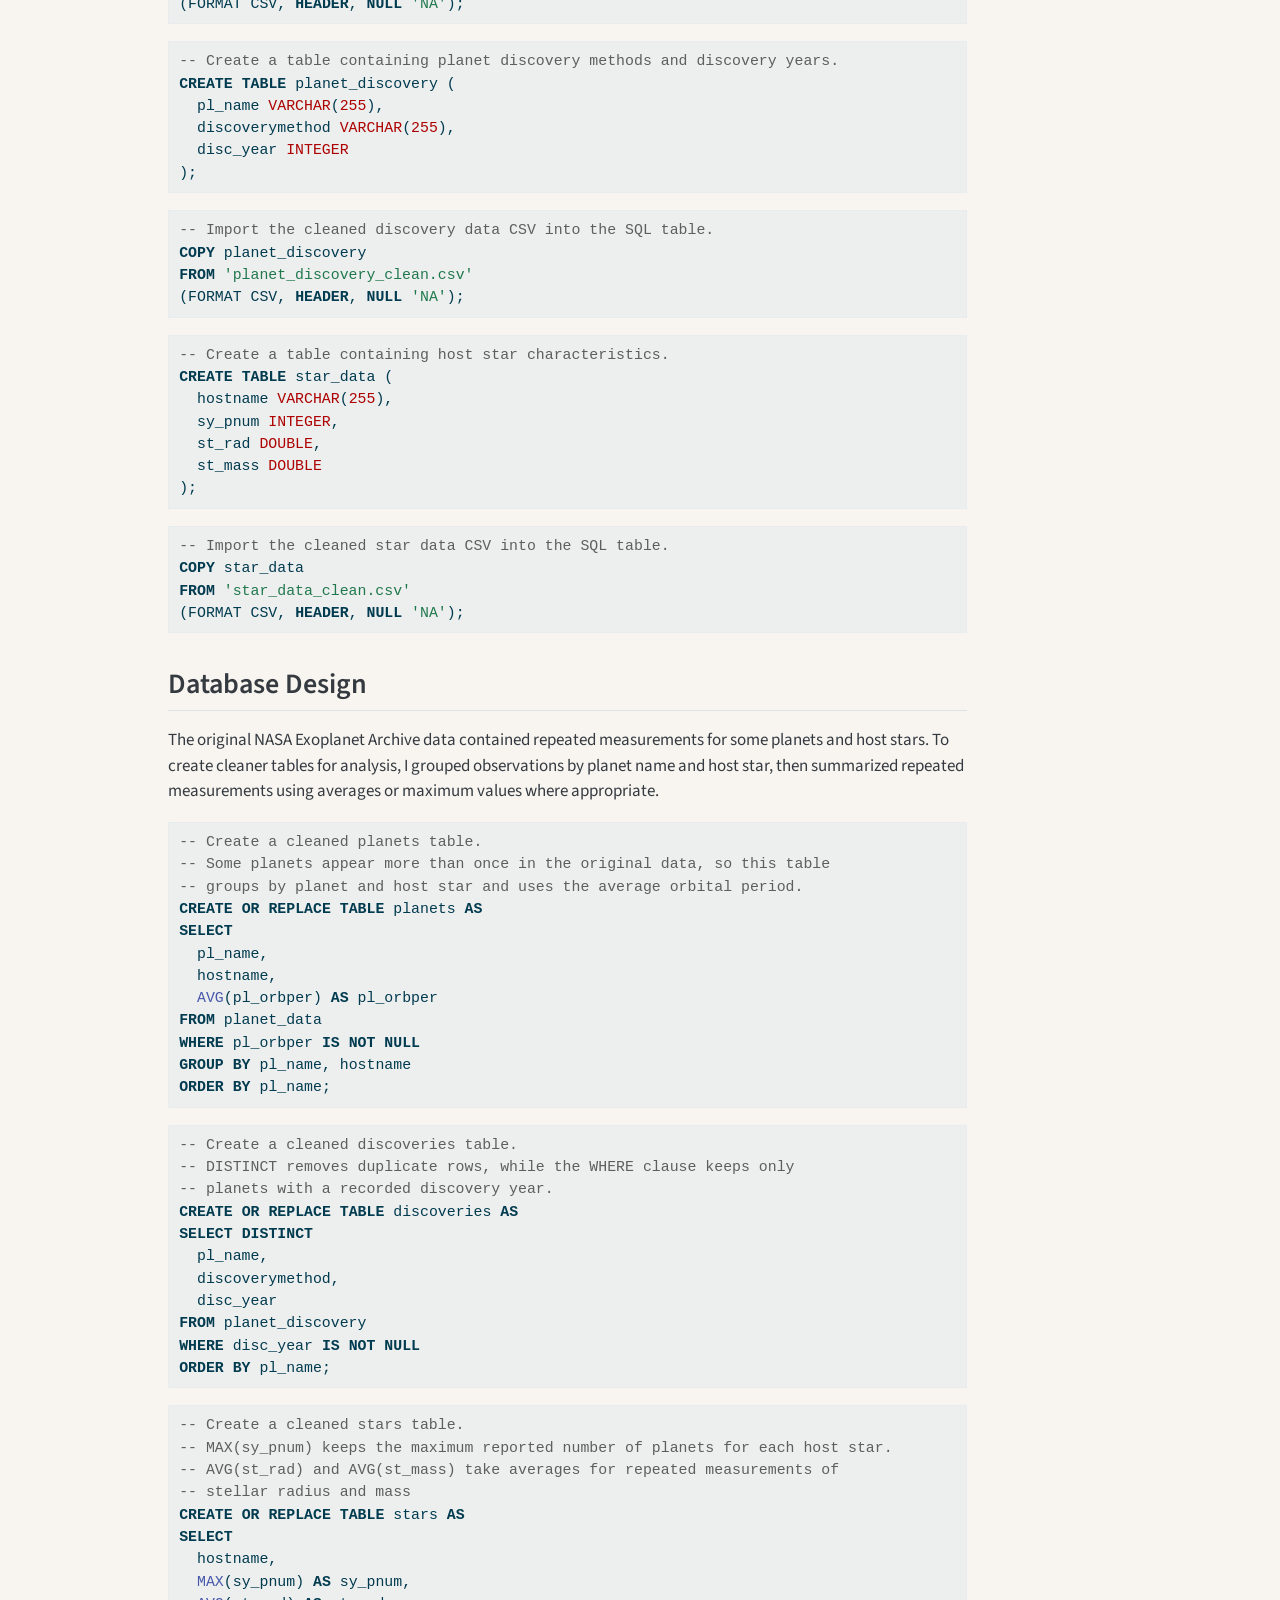
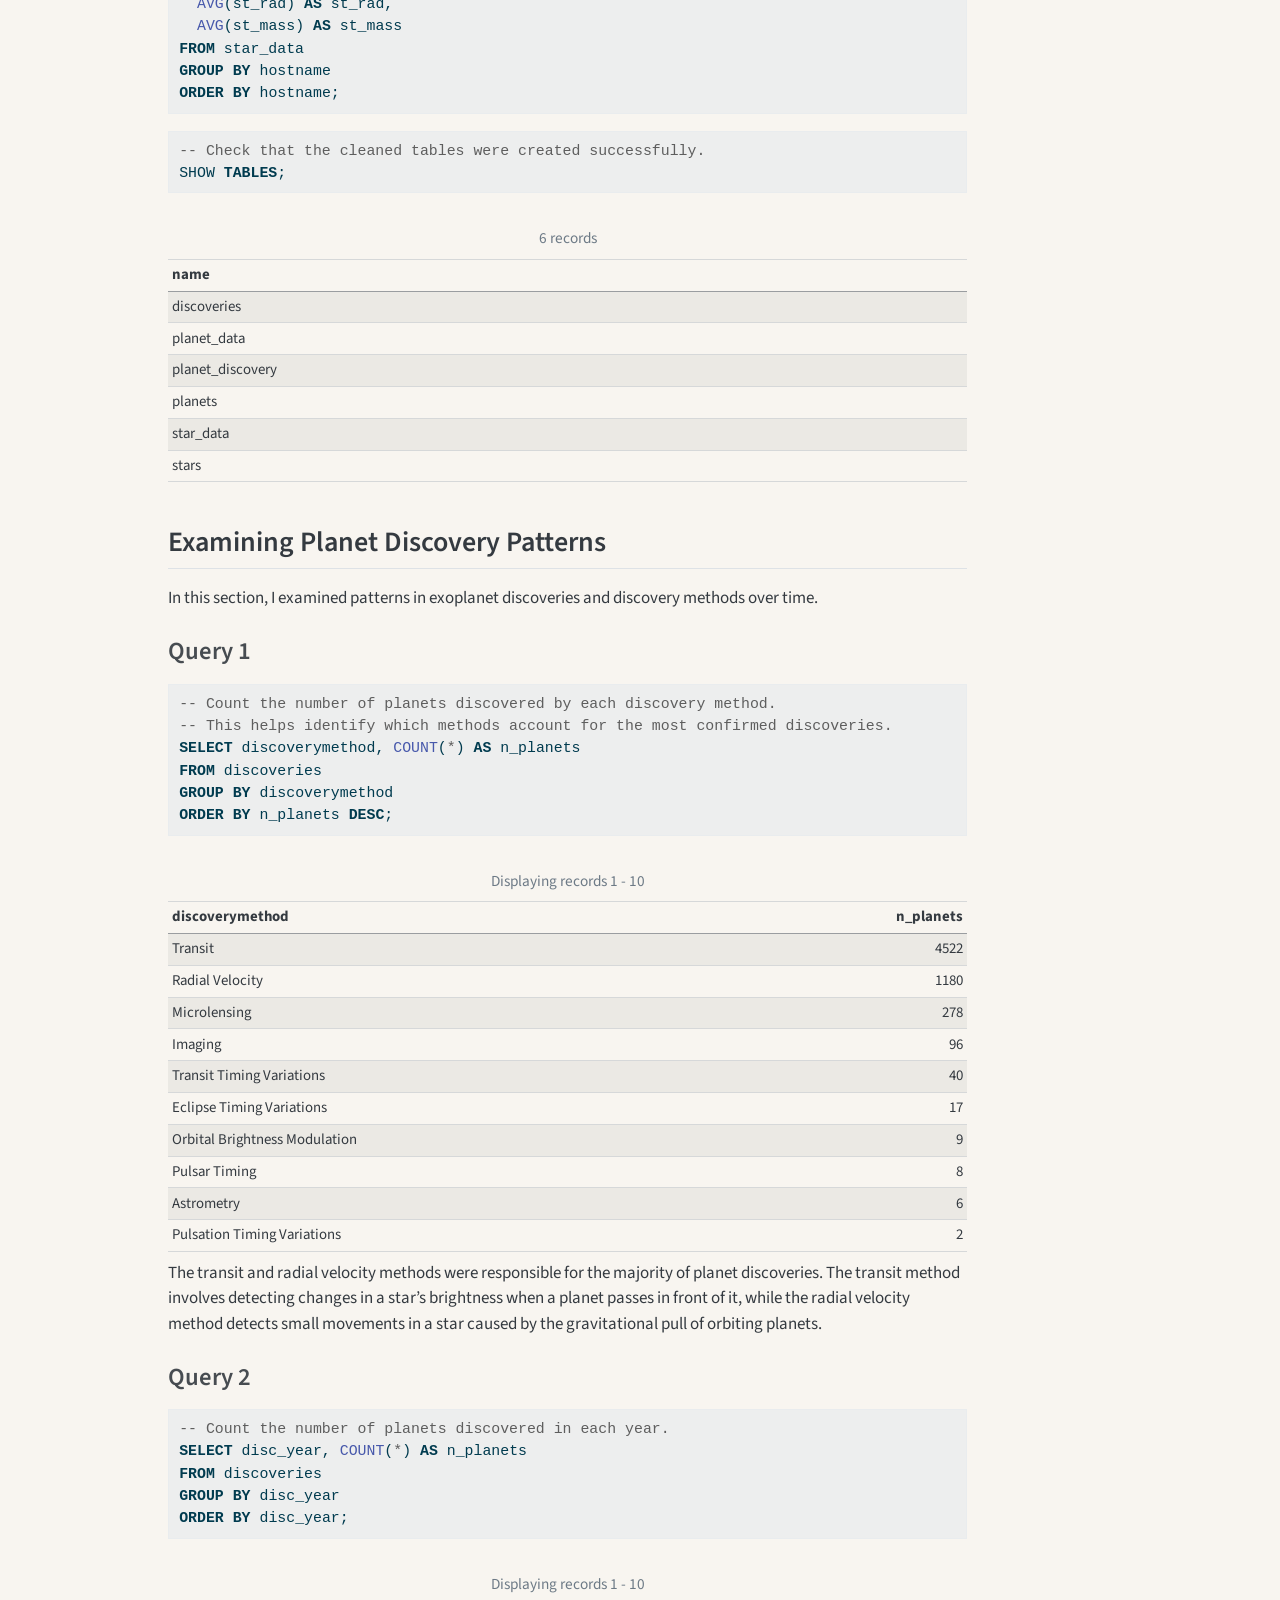
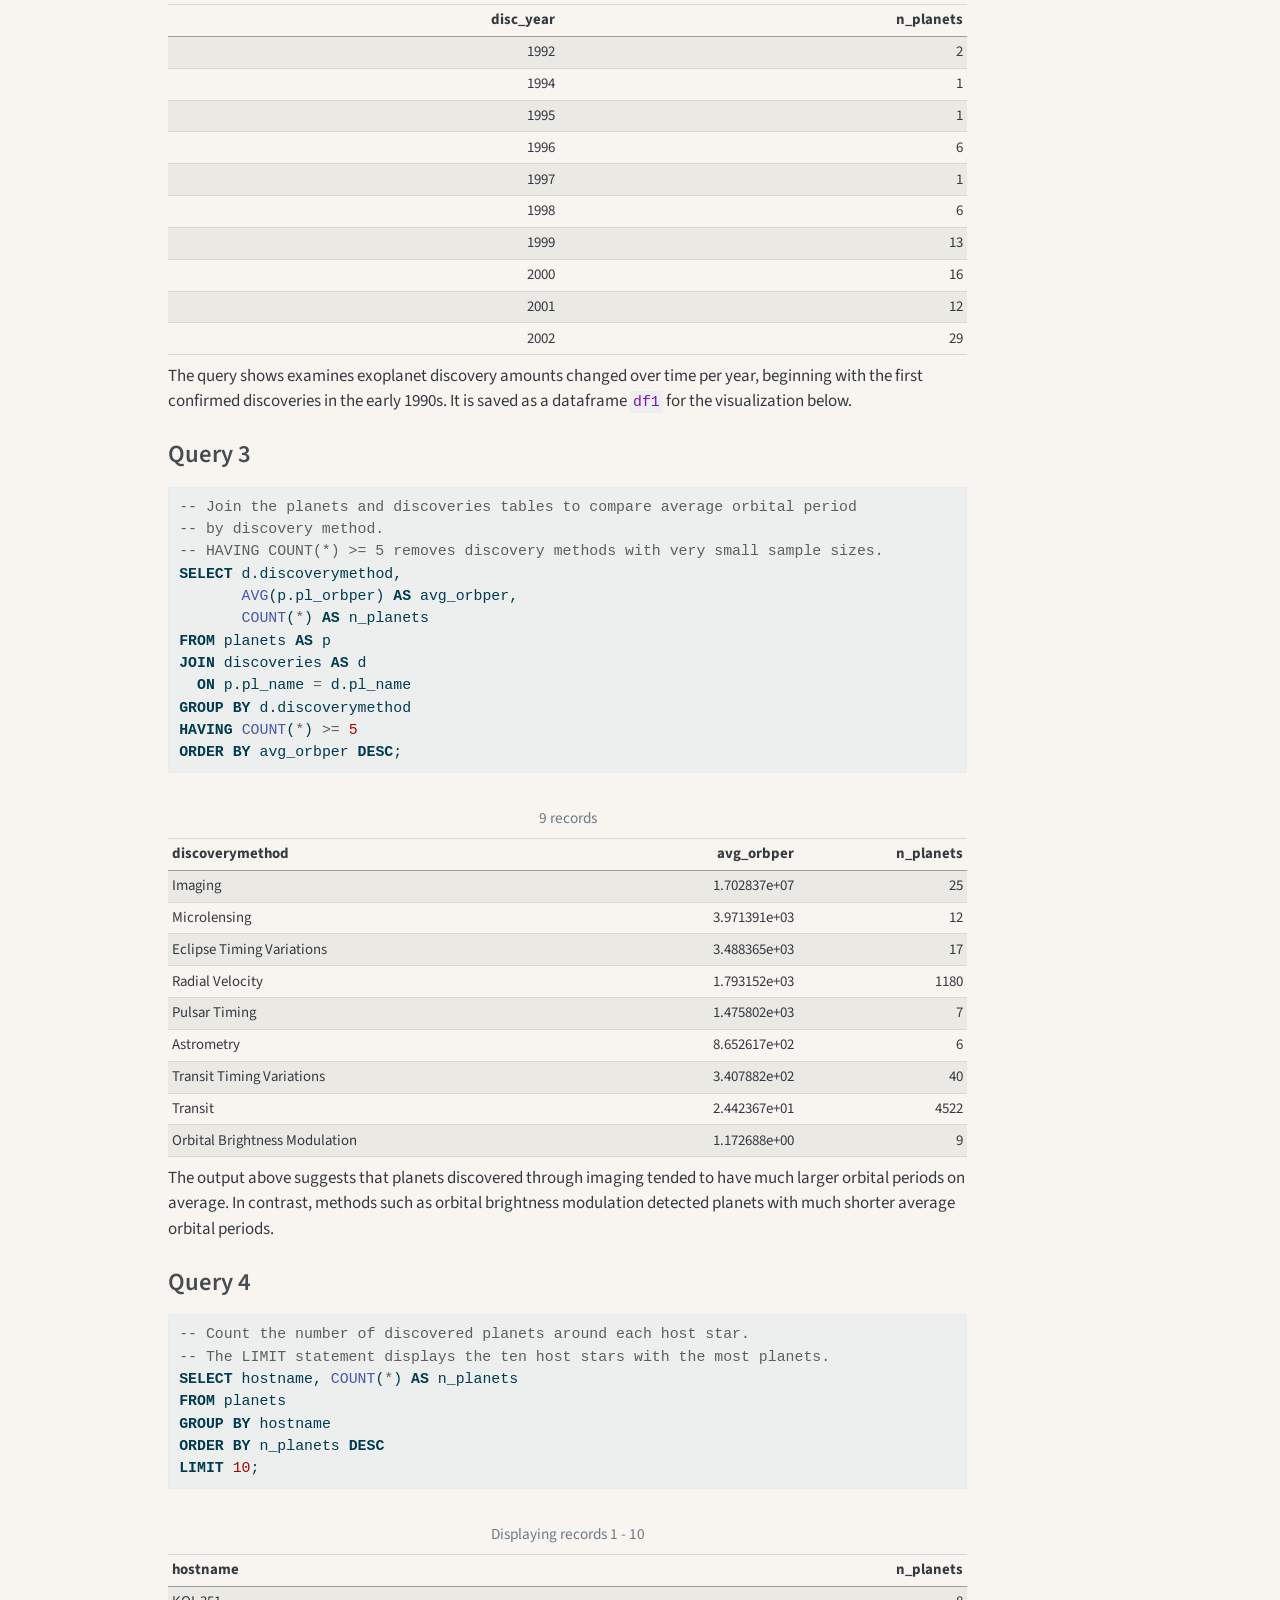
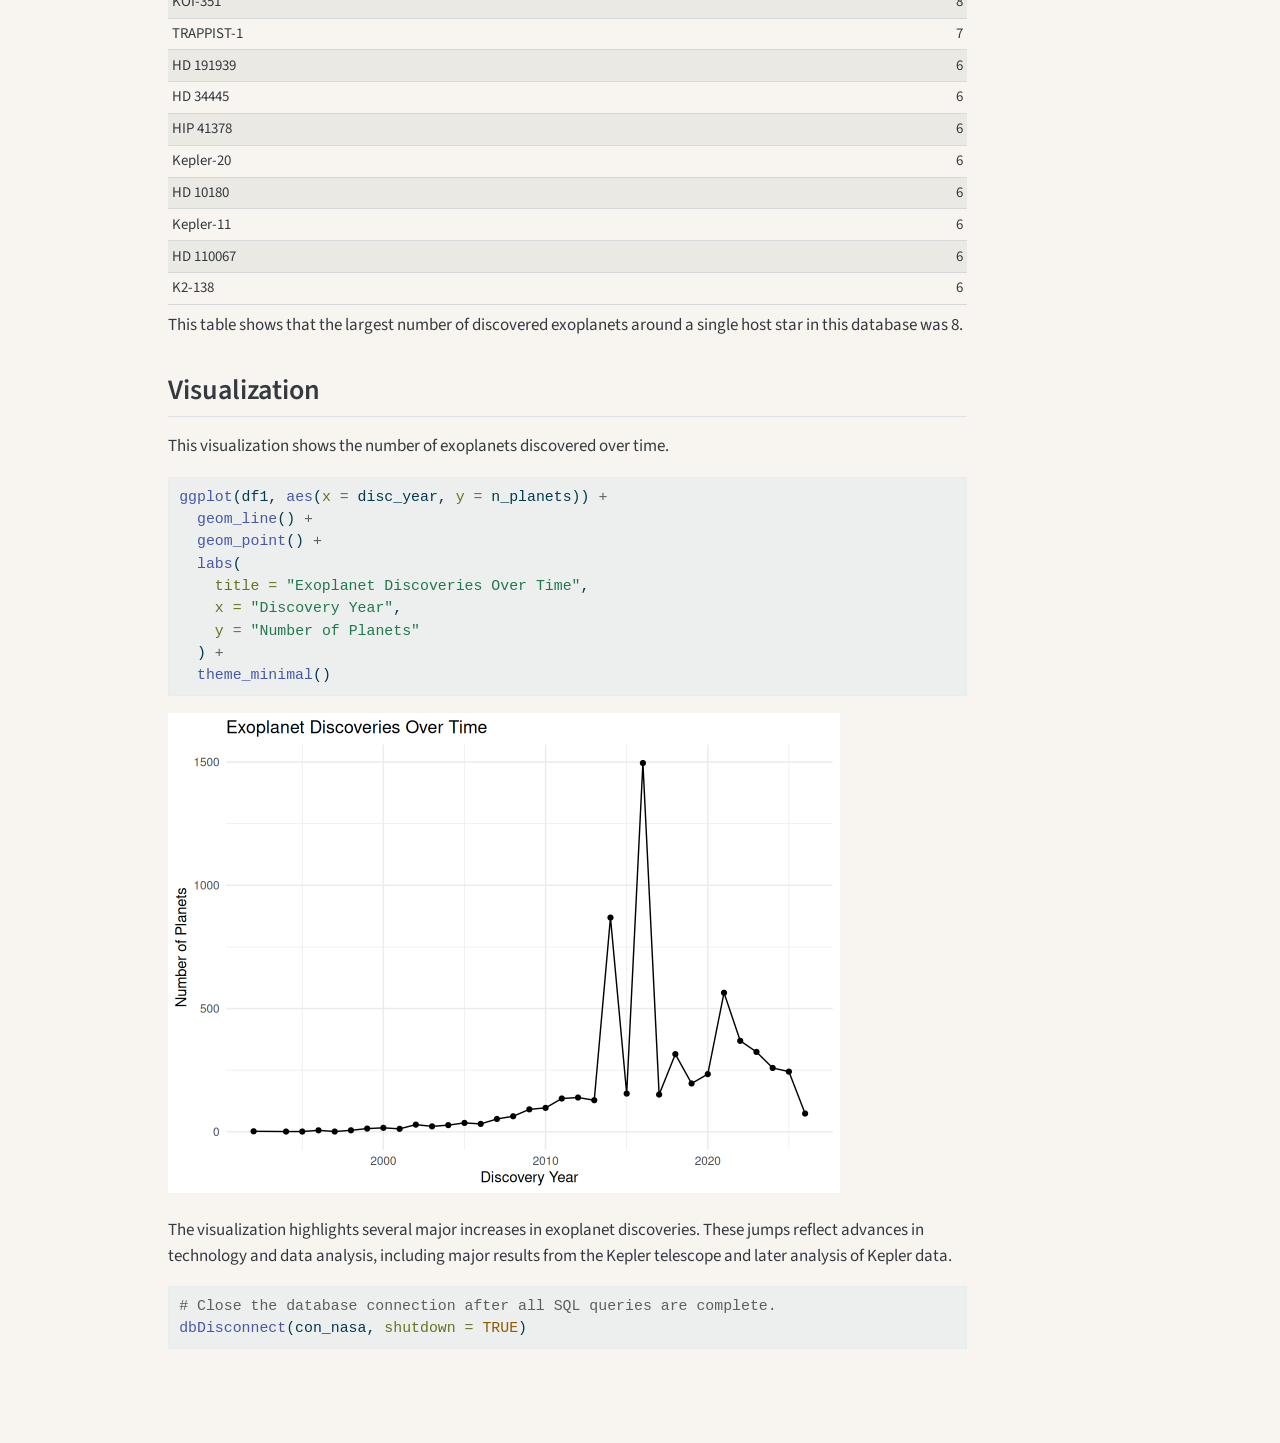
<file: docs/sql-project.html>
<!DOCTYPE html>
<html xmlns="http://www.w3.org/1999/xhtml" lang="en" xml:lang="en"><head>

<meta charset="utf-8">
<meta name="generator" content="quarto-1.8.27">

<meta name="viewport" content="width=device-width, initial-scale=1.0, user-scalable=yes">


<title>SQL Project – Evan Toth</title>
<style>
code{white-space: pre-wrap;}
span.smallcaps{font-variant: small-caps;}
div.columns{display: flex; gap: min(4vw, 1.5em);}
div.column{flex: auto; overflow-x: auto;}
div.hanging-indent{margin-left: 1.5em; text-indent: -1.5em;}
ul.task-list{list-style: none;}
ul.task-list li input[type="checkbox"] {
  width: 0.8em;
  margin: 0 0.8em 0.2em -1em; /* quarto-specific, see https://github.com/quarto-dev/quarto-cli/issues/4556 */ 
  vertical-align: middle;
}
/* CSS for syntax highlighting */
html { -webkit-text-size-adjust: 100%; }
pre > code.sourceCode { white-space: pre; position: relative; }
pre > code.sourceCode > span { display: inline-block; line-height: 1.25; }
pre > code.sourceCode > span:empty { height: 1.2em; }
.sourceCode { overflow: visible; }
code.sourceCode > span { color: inherit; text-decoration: inherit; }
div.sourceCode { margin: 1em 0; }
pre.sourceCode { margin: 0; }
@media screen {
div.sourceCode { overflow: auto; }
}
@media print {
pre > code.sourceCode { white-space: pre-wrap; }
pre > code.sourceCode > span { text-indent: -5em; padding-left: 5em; }
}
pre.numberSource code
  { counter-reset: source-line 0; }
pre.numberSource code > span
  { position: relative; left: -4em; counter-increment: source-line; }
pre.numberSource code > span > a:first-child::before
  { content: counter(source-line);
    position: relative; left: -1em; text-align: right; vertical-align: baseline;
    border: none; display: inline-block;
    -webkit-touch-callout: none; -webkit-user-select: none;
    -khtml-user-select: none; -moz-user-select: none;
    -ms-user-select: none; user-select: none;
    padding: 0 4px; width: 4em;
  }
pre.numberSource { margin-left: 3em;  padding-left: 4px; }
div.sourceCode
  {   }
@media screen {
pre > code.sourceCode > span > a:first-child::before { text-decoration: underline; }
}
</style>


<script src="site_libs/quarto-nav/quarto-nav.js"></script>
<script src="site_libs/quarto-nav/headroom.min.js"></script>
<script src="site_libs/clipboard/clipboard.min.js"></script>
<script src="site_libs/quarto-search/autocomplete.umd.js"></script>
<script src="site_libs/quarto-search/fuse.min.js"></script>
<script src="site_libs/quarto-search/quarto-search.js"></script>
<meta name="quarto:offset" content="./">
<script src="site_libs/quarto-html/quarto.js" type="module"></script>
<script src="site_libs/quarto-html/tabsets/tabsets.js" type="module"></script>
<script src="site_libs/quarto-html/axe/axe-check.js" type="module"></script>
<script src="site_libs/quarto-html/popper.min.js"></script>
<script src="site_libs/quarto-html/tippy.umd.min.js"></script>
<script src="site_libs/quarto-html/anchor.min.js"></script>
<link href="site_libs/quarto-html/tippy.css" rel="stylesheet">
<link href="site_libs/quarto-html/quarto-syntax-highlighting-ed96de9b727972fe78a7b5d16c58bf87.css" rel="stylesheet" id="quarto-text-highlighting-styles">
<script src="site_libs/bootstrap/bootstrap.min.js"></script>
<link href="site_libs/bootstrap/bootstrap-icons.css" rel="stylesheet">
<link href="site_libs/bootstrap/bootstrap-c82218b12ac0f327fa8bd7d074ce2147.min.css" rel="stylesheet" append-hash="true" id="quarto-bootstrap" data-mode="light">
<script id="quarto-search-options" type="application/json">{
  "location": "navbar",
  "copy-button": false,
  "collapse-after": 3,
  "panel-placement": "end",
  "type": "overlay",
  "limit": 50,
  "keyboard-shortcut": [
    "f",
    "/",
    "s"
  ],
  "show-item-context": false,
  "language": {
    "search-no-results-text": "No results",
    "search-matching-documents-text": "matching documents",
    "search-copy-link-title": "Copy link to search",
    "search-hide-matches-text": "Hide additional matches",
    "search-more-match-text": "more match in this document",
    "search-more-matches-text": "more matches in this document",
    "search-clear-button-title": "Clear",
    "search-text-placeholder": "",
    "search-detached-cancel-button-title": "Cancel",
    "search-submit-button-title": "Submit",
    "search-label": "Search"
  }
}</script>


<link rel="stylesheet" href="styles.css">
</head>

<body class="nav-fixed quarto-light">

<div id="quarto-search-results"></div>
  <header id="quarto-header" class="headroom fixed-top">
    <nav class="navbar navbar-expand-lg " data-bs-theme="dark">
      <div class="navbar-container container-fluid">
      <div class="navbar-brand-container mx-auto">
    <a class="navbar-brand" href="./index.html">
    <span class="navbar-title">Evan Toth</span>
    </a>
  </div>
            <div id="quarto-search" class="" title="Search"></div>
          <button class="navbar-toggler" type="button" data-bs-toggle="collapse" data-bs-target="#navbarCollapse" aria-controls="navbarCollapse" role="menu" aria-expanded="false" aria-label="Toggle navigation" onclick="if (window.quartoToggleHeadroom) { window.quartoToggleHeadroom(); }">
  <span class="navbar-toggler-icon"></span>
</button>
          <div class="collapse navbar-collapse" id="navbarCollapse">
            <ul class="navbar-nav navbar-nav-scroll me-auto">
  <li class="nav-item">
    <a class="nav-link" href="./index.html"> 
<span class="menu-text">Home</span></a>
  </li>  
  <li class="nav-item dropdown ">
    <a class="nav-link dropdown-toggle" href="#" id="nav-menu-projects" role="link" data-bs-toggle="dropdown" aria-expanded="false">
 <span class="menu-text">Projects</span>
    </a>
    <ul class="dropdown-menu" aria-labelledby="nav-menu-projects">    
        <li>
    <a class="dropdown-item" href="./projects.html">
 <span class="dropdown-text">Projects Overview</span></a>
  </li>  
        <li>
    <a class="dropdown-item" href="./senior-project.html">
 <span class="dropdown-text">Senior Research Project</span></a>
  </li>  
        <li>
    <a class="dropdown-item" href="./sql-project.html">
 <span class="dropdown-text">SQL Project</span></a>
  </li>  
        <li>
    <a class="dropdown-item" href="./text-analysis.html">
 <span class="dropdown-text">Text Analysis</span></a>
  </li>  
        <li>
    <a class="dropdown-item" href="./r-package.html">
 <span class="dropdown-text">My R Package</span></a>
  </li>  
        <li>
    <a class="dropdown-item" href="./paper-analysis.html">
 <span class="dropdown-text">Paper Analysis</span></a>
  </li>  
    </ul>
  </li>
  <li class="nav-item">
    <a class="nav-link" href="./interests.html"> 
<span class="menu-text">Interests</span></a>
  </li>  
</ul>
          </div> <!-- /navcollapse -->
            <div class="quarto-navbar-tools">
</div>
      </div> <!-- /container-fluid -->
    </nav>
</header>
<!-- content -->
<div id="quarto-content" class="quarto-container page-columns page-rows-contents page-layout-article page-navbar">
<!-- sidebar -->
<!-- margin-sidebar -->
    <div id="quarto-margin-sidebar" class="sidebar margin-sidebar">
        <nav id="TOC" role="doc-toc" class="toc-active">
    <h2 id="toc-title">On this page</h2>
   
  <ul>
  <li><a href="#overview" id="toc-overview" class="nav-link active" data-scroll-target="#overview">Overview</a></li>
  <li><a href="#load-packages-and-connect-to-database" id="toc-load-packages-and-connect-to-database" class="nav-link" data-scroll-target="#load-packages-and-connect-to-database">Load Packages and Connect to Database</a></li>
  <li><a href="#accessing-and-cleaning-the-data" id="toc-accessing-and-cleaning-the-data" class="nav-link" data-scroll-target="#accessing-and-cleaning-the-data">Accessing and Cleaning the Data</a></li>
  <li><a href="#importing-the-data-into-sql" id="toc-importing-the-data-into-sql" class="nav-link" data-scroll-target="#importing-the-data-into-sql">Importing the Data into SQL</a></li>
  <li><a href="#database-design" id="toc-database-design" class="nav-link" data-scroll-target="#database-design">Database Design</a></li>
  <li><a href="#examining-planet-discovery-patterns" id="toc-examining-planet-discovery-patterns" class="nav-link" data-scroll-target="#examining-planet-discovery-patterns">Examining Planet Discovery Patterns</a>
  <ul class="collapse">
  <li><a href="#query-1" id="toc-query-1" class="nav-link" data-scroll-target="#query-1">Query 1</a></li>
  <li><a href="#query-2" id="toc-query-2" class="nav-link" data-scroll-target="#query-2">Query 2</a></li>
  <li><a href="#query-3" id="toc-query-3" class="nav-link" data-scroll-target="#query-3">Query 3</a></li>
  <li><a href="#query-4" id="toc-query-4" class="nav-link" data-scroll-target="#query-4">Query 4</a></li>
  </ul></li>
  <li><a href="#visualization" id="toc-visualization" class="nav-link" data-scroll-target="#visualization">Visualization</a></li>
  </ul>
</nav>
    </div>
<!-- main -->
<main class="content" id="quarto-document-content">

<header id="title-block-header" class="quarto-title-block default">
<div class="quarto-title">
<h1 class="title">SQL Project</h1>
</div>



<div class="quarto-title-meta">

    
  
    
  </div>
  


</header>


<p><strong>NOTE: This project was completed jointly with Daisy (Nga) Nguyen. This page highlights the overall database setup we did together and my individual sections of the project.</strong></p>
<section id="overview" class="level2">
<h2 class="anchored" data-anchor-id="overview">Overview</h2>
<p>For this project, my partner and I designed and queried a relational database using data from NASA’s Exoplanet Archive. The goal of the project was to examine patterns in exoplanet discoveries, including how discovery methods have changed over time and which methods are responsible for the largest number of confirmed exoplanet discoveries.</p>
<p>The project involved cleaning CSV files, importing them into a DuckDB database, designing simplified relational tables, writing SQL queries, and creating visualizations in R.</p>
</section>
<section id="load-packages-and-connect-to-database" class="level2">
<h2 class="anchored" data-anchor-id="load-packages-and-connect-to-database">Load Packages and Connect to Database</h2>
<div class="cell">
<div class="code-copy-outer-scaffold"><div class="sourceCode cell-code" id="cb1"><pre class="sourceCode r code-with-copy"><code class="sourceCode r"><span id="cb1-1"><a href="#cb1-1" aria-hidden="true" tabindex="-1"></a><span class="fu">library</span>(DBI)</span>
<span id="cb1-2"><a href="#cb1-2" aria-hidden="true" tabindex="-1"></a><span class="fu">library</span>(duckdb)</span>
<span id="cb1-3"><a href="#cb1-3" aria-hidden="true" tabindex="-1"></a><span class="fu">library</span>(readr)</span>
<span id="cb1-4"><a href="#cb1-4" aria-hidden="true" tabindex="-1"></a><span class="fu">library</span>(tidyverse)</span></code></pre></div><button title="Copy to Clipboard" class="code-copy-button"><i class="bi"></i></button></div>
</div>
<div class="cell">
<div class="code-copy-outer-scaffold"><div class="sourceCode cell-code" id="cb2"><pre class="sourceCode r code-with-copy"><code class="sourceCode r"><span id="cb2-1"><a href="#cb2-1" aria-hidden="true" tabindex="-1"></a><span class="co"># Create a DuckDB database connection.</span></span>
<span id="cb2-2"><a href="#cb2-2" aria-hidden="true" tabindex="-1"></a><span class="co"># This allows SQL queries to be run inside the Quarto document.</span></span>
<span id="cb2-3"><a href="#cb2-3" aria-hidden="true" tabindex="-1"></a>con_nasa <span class="ot">&lt;-</span> <span class="fu">dbConnect</span>(duckdb<span class="sc">::</span><span class="fu">duckdb</span>(), <span class="at">dbdir =</span> <span class="st">"nasa_db"</span>)</span></code></pre></div><button title="Copy to Clipboard" class="code-copy-button"><i class="bi"></i></button></div>
</div>
</section>
<section id="accessing-and-cleaning-the-data" class="level2">
<h2 class="anchored" data-anchor-id="accessing-and-cleaning-the-data">Accessing and Cleaning the Data</h2>
<div class="cell">
<div class="code-copy-outer-scaffold"><div class="sourceCode cell-code" id="cb3"><pre class="sourceCode r code-with-copy"><code class="sourceCode r"><span id="cb3-1"><a href="#cb3-1" aria-hidden="true" tabindex="-1"></a><span class="co"># Read in the original CSV files.</span></span>
<span id="cb3-2"><a href="#cb3-2" aria-hidden="true" tabindex="-1"></a><span class="co"># The comment = "#" argument skips metadata/comment lines at the top of the files.</span></span>
<span id="cb3-3"><a href="#cb3-3" aria-hidden="true" tabindex="-1"></a>planet_data <span class="ot">&lt;-</span> readr<span class="sc">::</span><span class="fu">read_csv</span>(<span class="st">"planet_data.csv"</span>, <span class="at">comment =</span> <span class="st">"#"</span>)</span>
<span id="cb3-4"><a href="#cb3-4" aria-hidden="true" tabindex="-1"></a>planet_discovery <span class="ot">&lt;-</span> readr<span class="sc">::</span><span class="fu">read_csv</span>(<span class="st">"planet_discovery.csv"</span>, <span class="at">comment =</span> <span class="st">"#"</span>)</span>
<span id="cb3-5"><a href="#cb3-5" aria-hidden="true" tabindex="-1"></a>star_data <span class="ot">&lt;-</span> readr<span class="sc">::</span><span class="fu">read_csv</span>(<span class="st">"star_data.csv"</span>, <span class="at">comment =</span> <span class="st">"#"</span>)</span>
<span id="cb3-6"><a href="#cb3-6" aria-hidden="true" tabindex="-1"></a></span>
<span id="cb3-7"><a href="#cb3-7" aria-hidden="true" tabindex="-1"></a><span class="co"># Save cleaned versions of the datasets so they can be imported into DuckDB.</span></span>
<span id="cb3-8"><a href="#cb3-8" aria-hidden="true" tabindex="-1"></a>readr<span class="sc">::</span><span class="fu">write_csv</span>(planet_data, <span class="st">"planet_data_clean.csv"</span>)</span>
<span id="cb3-9"><a href="#cb3-9" aria-hidden="true" tabindex="-1"></a>readr<span class="sc">::</span><span class="fu">write_csv</span>(planet_discovery, <span class="st">"planet_discovery_clean.csv"</span>)</span>
<span id="cb3-10"><a href="#cb3-10" aria-hidden="true" tabindex="-1"></a>readr<span class="sc">::</span><span class="fu">write_csv</span>(star_data, <span class="st">"star_data_clean.csv"</span>)</span></code></pre></div><button title="Copy to Clipboard" class="code-copy-button"><i class="bi"></i></button></div>
</div>
</section>
<section id="importing-the-data-into-sql" class="level2">
<h2 class="anchored" data-anchor-id="importing-the-data-into-sql">Importing the Data into SQL</h2>
<div class="cell">
<div class="code-copy-outer-scaffold"><div class="sourceCode cell-code" id="cb4"><pre class="sourceCode sql code-with-copy"><code class="sourceCode sql"><span id="cb4-1"><a href="#cb4-1" aria-hidden="true" tabindex="-1"></a><span class="co">-- Drop old versions of the tables if they already exist.</span></span>
<span id="cb4-2"><a href="#cb4-2" aria-hidden="true" tabindex="-1"></a><span class="co">-- This makes the document reproducible if it is rendered multiple times.</span></span>
<span id="cb4-3"><a href="#cb4-3" aria-hidden="true" tabindex="-1"></a><span class="kw">DROP</span> <span class="kw">TABLE</span> <span class="cf">IF</span> <span class="kw">EXISTS</span> planet_data;</span>
<span id="cb4-4"><a href="#cb4-4" aria-hidden="true" tabindex="-1"></a><span class="kw">DROP</span> <span class="kw">TABLE</span> <span class="cf">IF</span> <span class="kw">EXISTS</span> planet_discovery;</span>
<span id="cb4-5"><a href="#cb4-5" aria-hidden="true" tabindex="-1"></a><span class="kw">DROP</span> <span class="kw">TABLE</span> <span class="cf">IF</span> <span class="kw">EXISTS</span> star_data;</span></code></pre></div><button title="Copy to Clipboard" class="code-copy-button"><i class="bi"></i></button></div>
</div>
<div class="cell">
<div class="code-copy-outer-scaffold"><div class="sourceCode cell-code" id="cb5"><pre class="sourceCode sql code-with-copy"><code class="sourceCode sql"><span id="cb5-1"><a href="#cb5-1" aria-hidden="true" tabindex="-1"></a><span class="co">-- Create a table containing planet names, host stars, and orbital periods.</span></span>
<span id="cb5-2"><a href="#cb5-2" aria-hidden="true" tabindex="-1"></a><span class="kw">CREATE</span> <span class="kw">TABLE</span> planet_data (</span>
<span id="cb5-3"><a href="#cb5-3" aria-hidden="true" tabindex="-1"></a>  pl_name <span class="dt">VARCHAR</span>(<span class="dv">255</span>),</span>
<span id="cb5-4"><a href="#cb5-4" aria-hidden="true" tabindex="-1"></a>  hostname <span class="dt">VARCHAR</span>(<span class="dv">255</span>),</span>
<span id="cb5-5"><a href="#cb5-5" aria-hidden="true" tabindex="-1"></a>  pl_orbper <span class="dt">DOUBLE</span></span>
<span id="cb5-6"><a href="#cb5-6" aria-hidden="true" tabindex="-1"></a>);</span></code></pre></div><button title="Copy to Clipboard" class="code-copy-button"><i class="bi"></i></button></div>
</div>
<div class="cell">
<div class="code-copy-outer-scaffold"><div class="sourceCode cell-code" id="cb6"><pre class="sourceCode sql code-with-copy"><code class="sourceCode sql"><span id="cb6-1"><a href="#cb6-1" aria-hidden="true" tabindex="-1"></a><span class="co">-- Import the cleaned planet data CSV into the SQL table.</span></span>
<span id="cb6-2"><a href="#cb6-2" aria-hidden="true" tabindex="-1"></a><span class="kw">COPY</span> planet_data</span>
<span id="cb6-3"><a href="#cb6-3" aria-hidden="true" tabindex="-1"></a><span class="kw">FROM</span> <span class="st">'planet_data_clean.csv'</span></span>
<span id="cb6-4"><a href="#cb6-4" aria-hidden="true" tabindex="-1"></a>(FORMAT CSV, <span class="kw">HEADER</span>, <span class="kw">NULL</span> <span class="st">'NA'</span>);</span></code></pre></div><button title="Copy to Clipboard" class="code-copy-button"><i class="bi"></i></button></div>
</div>
<div class="cell">
<div class="code-copy-outer-scaffold"><div class="sourceCode cell-code" id="cb7"><pre class="sourceCode sql code-with-copy"><code class="sourceCode sql"><span id="cb7-1"><a href="#cb7-1" aria-hidden="true" tabindex="-1"></a><span class="co">-- Create a table containing planet discovery methods and discovery years.</span></span>
<span id="cb7-2"><a href="#cb7-2" aria-hidden="true" tabindex="-1"></a><span class="kw">CREATE</span> <span class="kw">TABLE</span> planet_discovery (</span>
<span id="cb7-3"><a href="#cb7-3" aria-hidden="true" tabindex="-1"></a>  pl_name <span class="dt">VARCHAR</span>(<span class="dv">255</span>),</span>
<span id="cb7-4"><a href="#cb7-4" aria-hidden="true" tabindex="-1"></a>  discoverymethod <span class="dt">VARCHAR</span>(<span class="dv">255</span>),</span>
<span id="cb7-5"><a href="#cb7-5" aria-hidden="true" tabindex="-1"></a>  disc_year <span class="dt">INTEGER</span></span>
<span id="cb7-6"><a href="#cb7-6" aria-hidden="true" tabindex="-1"></a>);</span></code></pre></div><button title="Copy to Clipboard" class="code-copy-button"><i class="bi"></i></button></div>
</div>
<div class="cell">
<div class="code-copy-outer-scaffold"><div class="sourceCode cell-code" id="cb8"><pre class="sourceCode sql code-with-copy"><code class="sourceCode sql"><span id="cb8-1"><a href="#cb8-1" aria-hidden="true" tabindex="-1"></a><span class="co">-- Import the cleaned discovery data CSV into the SQL table.</span></span>
<span id="cb8-2"><a href="#cb8-2" aria-hidden="true" tabindex="-1"></a><span class="kw">COPY</span> planet_discovery</span>
<span id="cb8-3"><a href="#cb8-3" aria-hidden="true" tabindex="-1"></a><span class="kw">FROM</span> <span class="st">'planet_discovery_clean.csv'</span></span>
<span id="cb8-4"><a href="#cb8-4" aria-hidden="true" tabindex="-1"></a>(FORMAT CSV, <span class="kw">HEADER</span>, <span class="kw">NULL</span> <span class="st">'NA'</span>);</span></code></pre></div><button title="Copy to Clipboard" class="code-copy-button"><i class="bi"></i></button></div>
</div>
<div class="cell">
<div class="code-copy-outer-scaffold"><div class="sourceCode cell-code" id="cb9"><pre class="sourceCode sql code-with-copy"><code class="sourceCode sql"><span id="cb9-1"><a href="#cb9-1" aria-hidden="true" tabindex="-1"></a><span class="co">-- Create a table containing host star characteristics.</span></span>
<span id="cb9-2"><a href="#cb9-2" aria-hidden="true" tabindex="-1"></a><span class="kw">CREATE</span> <span class="kw">TABLE</span> star_data (</span>
<span id="cb9-3"><a href="#cb9-3" aria-hidden="true" tabindex="-1"></a>  hostname <span class="dt">VARCHAR</span>(<span class="dv">255</span>),</span>
<span id="cb9-4"><a href="#cb9-4" aria-hidden="true" tabindex="-1"></a>  sy_pnum <span class="dt">INTEGER</span>,</span>
<span id="cb9-5"><a href="#cb9-5" aria-hidden="true" tabindex="-1"></a>  st_rad <span class="dt">DOUBLE</span>,</span>
<span id="cb9-6"><a href="#cb9-6" aria-hidden="true" tabindex="-1"></a>  st_mass <span class="dt">DOUBLE</span></span>
<span id="cb9-7"><a href="#cb9-7" aria-hidden="true" tabindex="-1"></a>);</span></code></pre></div><button title="Copy to Clipboard" class="code-copy-button"><i class="bi"></i></button></div>
</div>
<div class="cell">
<div class="code-copy-outer-scaffold"><div class="sourceCode cell-code" id="cb10"><pre class="sourceCode sql code-with-copy"><code class="sourceCode sql"><span id="cb10-1"><a href="#cb10-1" aria-hidden="true" tabindex="-1"></a><span class="co">-- Import the cleaned star data CSV into the SQL table.</span></span>
<span id="cb10-2"><a href="#cb10-2" aria-hidden="true" tabindex="-1"></a><span class="kw">COPY</span> star_data</span>
<span id="cb10-3"><a href="#cb10-3" aria-hidden="true" tabindex="-1"></a><span class="kw">FROM</span> <span class="st">'star_data_clean.csv'</span></span>
<span id="cb10-4"><a href="#cb10-4" aria-hidden="true" tabindex="-1"></a>(FORMAT CSV, <span class="kw">HEADER</span>, <span class="kw">NULL</span> <span class="st">'NA'</span>);</span></code></pre></div><button title="Copy to Clipboard" class="code-copy-button"><i class="bi"></i></button></div>
</div>
</section>
<section id="database-design" class="level2">
<h2 class="anchored" data-anchor-id="database-design">Database Design</h2>
<p>The original NASA Exoplanet Archive data contained repeated measurements for some planets and host stars. To create cleaner tables for analysis, I grouped observations by planet name and host star, then summarized repeated measurements using averages or maximum values where appropriate.</p>
<div class="cell">
<div class="code-copy-outer-scaffold"><div class="sourceCode cell-code" id="cb11"><pre class="sourceCode sql code-with-copy"><code class="sourceCode sql"><span id="cb11-1"><a href="#cb11-1" aria-hidden="true" tabindex="-1"></a><span class="co">-- Create a cleaned planets table.</span></span>
<span id="cb11-2"><a href="#cb11-2" aria-hidden="true" tabindex="-1"></a><span class="co">-- Some planets appear more than once in the original data, so this table</span></span>
<span id="cb11-3"><a href="#cb11-3" aria-hidden="true" tabindex="-1"></a><span class="co">-- groups by planet and host star and uses the average orbital period.</span></span>
<span id="cb11-4"><a href="#cb11-4" aria-hidden="true" tabindex="-1"></a><span class="kw">CREATE</span> <span class="kw">OR</span> <span class="kw">REPLACE</span> <span class="kw">TABLE</span> planets <span class="kw">AS</span></span>
<span id="cb11-5"><a href="#cb11-5" aria-hidden="true" tabindex="-1"></a><span class="kw">SELECT</span></span>
<span id="cb11-6"><a href="#cb11-6" aria-hidden="true" tabindex="-1"></a>  pl_name,</span>
<span id="cb11-7"><a href="#cb11-7" aria-hidden="true" tabindex="-1"></a>  hostname,</span>
<span id="cb11-8"><a href="#cb11-8" aria-hidden="true" tabindex="-1"></a>  <span class="fu">AVG</span>(pl_orbper) <span class="kw">AS</span> pl_orbper</span>
<span id="cb11-9"><a href="#cb11-9" aria-hidden="true" tabindex="-1"></a><span class="kw">FROM</span> planet_data</span>
<span id="cb11-10"><a href="#cb11-10" aria-hidden="true" tabindex="-1"></a><span class="kw">WHERE</span> pl_orbper <span class="kw">IS</span> <span class="kw">NOT</span> <span class="kw">NULL</span></span>
<span id="cb11-11"><a href="#cb11-11" aria-hidden="true" tabindex="-1"></a><span class="kw">GROUP</span> <span class="kw">BY</span> pl_name, hostname</span>
<span id="cb11-12"><a href="#cb11-12" aria-hidden="true" tabindex="-1"></a><span class="kw">ORDER</span> <span class="kw">BY</span> pl_name;</span></code></pre></div><button title="Copy to Clipboard" class="code-copy-button"><i class="bi"></i></button></div>
</div>
<div class="cell">
<div class="code-copy-outer-scaffold"><div class="sourceCode cell-code" id="cb12"><pre class="sourceCode sql code-with-copy"><code class="sourceCode sql"><span id="cb12-1"><a href="#cb12-1" aria-hidden="true" tabindex="-1"></a><span class="co">-- Create a cleaned discoveries table.</span></span>
<span id="cb12-2"><a href="#cb12-2" aria-hidden="true" tabindex="-1"></a><span class="co">-- DISTINCT removes duplicate rows, while the WHERE clause keeps only</span></span>
<span id="cb12-3"><a href="#cb12-3" aria-hidden="true" tabindex="-1"></a><span class="co">-- planets with a recorded discovery year.</span></span>
<span id="cb12-4"><a href="#cb12-4" aria-hidden="true" tabindex="-1"></a><span class="kw">CREATE</span> <span class="kw">OR</span> <span class="kw">REPLACE</span> <span class="kw">TABLE</span> discoveries <span class="kw">AS</span></span>
<span id="cb12-5"><a href="#cb12-5" aria-hidden="true" tabindex="-1"></a><span class="kw">SELECT</span> <span class="kw">DISTINCT</span></span>
<span id="cb12-6"><a href="#cb12-6" aria-hidden="true" tabindex="-1"></a>  pl_name,</span>
<span id="cb12-7"><a href="#cb12-7" aria-hidden="true" tabindex="-1"></a>  discoverymethod,</span>
<span id="cb12-8"><a href="#cb12-8" aria-hidden="true" tabindex="-1"></a>  disc_year</span>
<span id="cb12-9"><a href="#cb12-9" aria-hidden="true" tabindex="-1"></a><span class="kw">FROM</span> planet_discovery</span>
<span id="cb12-10"><a href="#cb12-10" aria-hidden="true" tabindex="-1"></a><span class="kw">WHERE</span> disc_year <span class="kw">IS</span> <span class="kw">NOT</span> <span class="kw">NULL</span></span>
<span id="cb12-11"><a href="#cb12-11" aria-hidden="true" tabindex="-1"></a><span class="kw">ORDER</span> <span class="kw">BY</span> pl_name;</span></code></pre></div><button title="Copy to Clipboard" class="code-copy-button"><i class="bi"></i></button></div>
</div>
<div class="cell">
<div class="code-copy-outer-scaffold"><div class="sourceCode cell-code" id="cb13"><pre class="sourceCode sql code-with-copy"><code class="sourceCode sql"><span id="cb13-1"><a href="#cb13-1" aria-hidden="true" tabindex="-1"></a><span class="co">-- Create a cleaned stars table.</span></span>
<span id="cb13-2"><a href="#cb13-2" aria-hidden="true" tabindex="-1"></a><span class="co">-- MAX(sy_pnum) keeps the maximum reported number of planets for each host star.</span></span>
<span id="cb13-3"><a href="#cb13-3" aria-hidden="true" tabindex="-1"></a><span class="co">-- AVG(st_rad) and AVG(st_mass) take averages for repeated measurements of</span></span>
<span id="cb13-4"><a href="#cb13-4" aria-hidden="true" tabindex="-1"></a><span class="co">-- stellar radius and mass</span></span>
<span id="cb13-5"><a href="#cb13-5" aria-hidden="true" tabindex="-1"></a><span class="kw">CREATE</span> <span class="kw">OR</span> <span class="kw">REPLACE</span> <span class="kw">TABLE</span> stars <span class="kw">AS</span></span>
<span id="cb13-6"><a href="#cb13-6" aria-hidden="true" tabindex="-1"></a><span class="kw">SELECT</span></span>
<span id="cb13-7"><a href="#cb13-7" aria-hidden="true" tabindex="-1"></a>  hostname,</span>
<span id="cb13-8"><a href="#cb13-8" aria-hidden="true" tabindex="-1"></a>  <span class="fu">MAX</span>(sy_pnum) <span class="kw">AS</span> sy_pnum,</span>
<span id="cb13-9"><a href="#cb13-9" aria-hidden="true" tabindex="-1"></a>  <span class="fu">AVG</span>(st_rad) <span class="kw">AS</span> st_rad,</span>
<span id="cb13-10"><a href="#cb13-10" aria-hidden="true" tabindex="-1"></a>  <span class="fu">AVG</span>(st_mass) <span class="kw">AS</span> st_mass</span>
<span id="cb13-11"><a href="#cb13-11" aria-hidden="true" tabindex="-1"></a><span class="kw">FROM</span> star_data</span>
<span id="cb13-12"><a href="#cb13-12" aria-hidden="true" tabindex="-1"></a><span class="kw">GROUP</span> <span class="kw">BY</span> hostname</span>
<span id="cb13-13"><a href="#cb13-13" aria-hidden="true" tabindex="-1"></a><span class="kw">ORDER</span> <span class="kw">BY</span> hostname;</span></code></pre></div><button title="Copy to Clipboard" class="code-copy-button"><i class="bi"></i></button></div>
</div>
<div class="cell">
<div class="code-copy-outer-scaffold"><div class="sourceCode cell-code" id="cb14"><pre class="sourceCode sql code-with-copy"><code class="sourceCode sql"><span id="cb14-1"><a href="#cb14-1" aria-hidden="true" tabindex="-1"></a><span class="co">-- Check that the cleaned tables were created successfully.</span></span>
<span id="cb14-2"><a href="#cb14-2" aria-hidden="true" tabindex="-1"></a>SHOW <span class="kw">TABLES</span>;</span></code></pre></div><button title="Copy to Clipboard" class="code-copy-button"><i class="bi"></i></button></div>
<div class="cell-output-display">
<table class="caption-top table table-sm table-striped small">
<caption>6 records</caption>
<thead>
<tr class="header">
<th style="text-align: left;">name</th>
</tr>
</thead>
<tbody>
<tr class="odd">
<td style="text-align: left;">discoveries</td>
</tr>
<tr class="even">
<td style="text-align: left;">planet_data</td>
</tr>
<tr class="odd">
<td style="text-align: left;">planet_discovery</td>
</tr>
<tr class="even">
<td style="text-align: left;">planets</td>
</tr>
<tr class="odd">
<td style="text-align: left;">star_data</td>
</tr>
<tr class="even">
<td style="text-align: left;">stars</td>
</tr>
</tbody>
</table>
</div>
</div>
</section>
<section id="examining-planet-discovery-patterns" class="level2">
<h2 class="anchored" data-anchor-id="examining-planet-discovery-patterns">Examining Planet Discovery Patterns</h2>
<p>In this section, I examined patterns in exoplanet discoveries and discovery methods over time.</p>
<section id="query-1" class="level3">
<h3 class="anchored" data-anchor-id="query-1">Query 1</h3>
<div class="cell">
<div class="code-copy-outer-scaffold"><div class="sourceCode cell-code" id="cb15"><pre class="sourceCode sql code-with-copy"><code class="sourceCode sql"><span id="cb15-1"><a href="#cb15-1" aria-hidden="true" tabindex="-1"></a><span class="co">-- Count the number of planets discovered by each discovery method.</span></span>
<span id="cb15-2"><a href="#cb15-2" aria-hidden="true" tabindex="-1"></a><span class="co">-- This helps identify which methods account for the most confirmed discoveries.</span></span>
<span id="cb15-3"><a href="#cb15-3" aria-hidden="true" tabindex="-1"></a><span class="kw">SELECT</span> discoverymethod, <span class="fu">COUNT</span>(<span class="op">*</span>) <span class="kw">AS</span> n_planets</span>
<span id="cb15-4"><a href="#cb15-4" aria-hidden="true" tabindex="-1"></a><span class="kw">FROM</span> discoveries</span>
<span id="cb15-5"><a href="#cb15-5" aria-hidden="true" tabindex="-1"></a><span class="kw">GROUP</span> <span class="kw">BY</span> discoverymethod</span>
<span id="cb15-6"><a href="#cb15-6" aria-hidden="true" tabindex="-1"></a><span class="kw">ORDER</span> <span class="kw">BY</span> n_planets <span class="kw">DESC</span>;</span></code></pre></div><button title="Copy to Clipboard" class="code-copy-button"><i class="bi"></i></button></div>
<div class="cell-output-display">
<table class="caption-top table table-sm table-striped small">
<caption>Displaying records 1 - 10</caption>
<thead>
<tr class="header">
<th style="text-align: left;">discoverymethod</th>
<th style="text-align: right;">n_planets</th>
</tr>
</thead>
<tbody>
<tr class="odd">
<td style="text-align: left;">Transit</td>
<td style="text-align: right;">4522</td>
</tr>
<tr class="even">
<td style="text-align: left;">Radial Velocity</td>
<td style="text-align: right;">1180</td>
</tr>
<tr class="odd">
<td style="text-align: left;">Microlensing</td>
<td style="text-align: right;">278</td>
</tr>
<tr class="even">
<td style="text-align: left;">Imaging</td>
<td style="text-align: right;">96</td>
</tr>
<tr class="odd">
<td style="text-align: left;">Transit Timing Variations</td>
<td style="text-align: right;">40</td>
</tr>
<tr class="even">
<td style="text-align: left;">Eclipse Timing Variations</td>
<td style="text-align: right;">17</td>
</tr>
<tr class="odd">
<td style="text-align: left;">Orbital Brightness Modulation</td>
<td style="text-align: right;">9</td>
</tr>
<tr class="even">
<td style="text-align: left;">Pulsar Timing</td>
<td style="text-align: right;">8</td>
</tr>
<tr class="odd">
<td style="text-align: left;">Astrometry</td>
<td style="text-align: right;">6</td>
</tr>
<tr class="even">
<td style="text-align: left;">Pulsation Timing Variations</td>
<td style="text-align: right;">2</td>
</tr>
</tbody>
</table>
</div>
</div>
<p>The transit and radial velocity methods were responsible for the majority of planet discoveries. The transit method involves detecting changes in a star’s brightness when a planet passes in front of it, while the radial velocity method detects small movements in a star caused by the gravitational pull of orbiting planets.</p>
</section>
<section id="query-2" class="level3">
<h3 class="anchored" data-anchor-id="query-2">Query 2</h3>
<div class="cell">
<div class="code-copy-outer-scaffold"><div class="sourceCode cell-code" id="cb16"><pre class="sourceCode sql code-with-copy"><code class="sourceCode sql"><span id="cb16-1"><a href="#cb16-1" aria-hidden="true" tabindex="-1"></a><span class="co">-- Count the number of planets discovered in each year.</span></span>
<span id="cb16-2"><a href="#cb16-2" aria-hidden="true" tabindex="-1"></a><span class="kw">SELECT</span> disc_year, <span class="fu">COUNT</span>(<span class="op">*</span>) <span class="kw">AS</span> n_planets</span>
<span id="cb16-3"><a href="#cb16-3" aria-hidden="true" tabindex="-1"></a><span class="kw">FROM</span> discoveries</span>
<span id="cb16-4"><a href="#cb16-4" aria-hidden="true" tabindex="-1"></a><span class="kw">GROUP</span> <span class="kw">BY</span> disc_year</span>
<span id="cb16-5"><a href="#cb16-5" aria-hidden="true" tabindex="-1"></a><span class="kw">ORDER</span> <span class="kw">BY</span> disc_year;</span></code></pre></div><button title="Copy to Clipboard" class="code-copy-button"><i class="bi"></i></button></div>
<div class="cell-output-display">
<table class="caption-top table table-sm table-striped small">
<caption>Displaying records 1 - 10</caption>
<thead>
<tr class="header">
<th style="text-align: right;">disc_year</th>
<th style="text-align: right;">n_planets</th>
</tr>
</thead>
<tbody>
<tr class="odd">
<td style="text-align: right;">1992</td>
<td style="text-align: right;">2</td>
</tr>
<tr class="even">
<td style="text-align: right;">1994</td>
<td style="text-align: right;">1</td>
</tr>
<tr class="odd">
<td style="text-align: right;">1995</td>
<td style="text-align: right;">1</td>
</tr>
<tr class="even">
<td style="text-align: right;">1996</td>
<td style="text-align: right;">6</td>
</tr>
<tr class="odd">
<td style="text-align: right;">1997</td>
<td style="text-align: right;">1</td>
</tr>
<tr class="even">
<td style="text-align: right;">1998</td>
<td style="text-align: right;">6</td>
</tr>
<tr class="odd">
<td style="text-align: right;">1999</td>
<td style="text-align: right;">13</td>
</tr>
<tr class="even">
<td style="text-align: right;">2000</td>
<td style="text-align: right;">16</td>
</tr>
<tr class="odd">
<td style="text-align: right;">2001</td>
<td style="text-align: right;">12</td>
</tr>
<tr class="even">
<td style="text-align: right;">2002</td>
<td style="text-align: right;">29</td>
</tr>
</tbody>
</table>
</div>
</div>
<p>The query shows examines exoplanet discovery amounts changed over time per year, beginning with the first confirmed discoveries in the early 1990s. It is saved as a dataframe <code>df1</code> for the visualization below.</p>
</section>
<section id="query-3" class="level3">
<h3 class="anchored" data-anchor-id="query-3">Query 3</h3>
<div class="cell">
<div class="code-copy-outer-scaffold"><div class="sourceCode cell-code" id="cb17"><pre class="sourceCode sql code-with-copy"><code class="sourceCode sql"><span id="cb17-1"><a href="#cb17-1" aria-hidden="true" tabindex="-1"></a><span class="co">-- Join the planets and discoveries tables to compare average orbital period</span></span>
<span id="cb17-2"><a href="#cb17-2" aria-hidden="true" tabindex="-1"></a><span class="co">-- by discovery method.</span></span>
<span id="cb17-3"><a href="#cb17-3" aria-hidden="true" tabindex="-1"></a><span class="co">-- HAVING COUNT(*) &gt;= 5 removes discovery methods with very small sample sizes.</span></span>
<span id="cb17-4"><a href="#cb17-4" aria-hidden="true" tabindex="-1"></a><span class="kw">SELECT</span> d.discoverymethod,</span>
<span id="cb17-5"><a href="#cb17-5" aria-hidden="true" tabindex="-1"></a>       <span class="fu">AVG</span>(p.pl_orbper) <span class="kw">AS</span> avg_orbper,</span>
<span id="cb17-6"><a href="#cb17-6" aria-hidden="true" tabindex="-1"></a>       <span class="fu">COUNT</span>(<span class="op">*</span>) <span class="kw">AS</span> n_planets</span>
<span id="cb17-7"><a href="#cb17-7" aria-hidden="true" tabindex="-1"></a><span class="kw">FROM</span> planets <span class="kw">AS</span> p</span>
<span id="cb17-8"><a href="#cb17-8" aria-hidden="true" tabindex="-1"></a><span class="kw">JOIN</span> discoveries <span class="kw">AS</span> d</span>
<span id="cb17-9"><a href="#cb17-9" aria-hidden="true" tabindex="-1"></a>  <span class="kw">ON</span> p.pl_name <span class="op">=</span> d.pl_name</span>
<span id="cb17-10"><a href="#cb17-10" aria-hidden="true" tabindex="-1"></a><span class="kw">GROUP</span> <span class="kw">BY</span> d.discoverymethod</span>
<span id="cb17-11"><a href="#cb17-11" aria-hidden="true" tabindex="-1"></a><span class="kw">HAVING</span> <span class="fu">COUNT</span>(<span class="op">*</span>) <span class="op">&gt;=</span> <span class="dv">5</span></span>
<span id="cb17-12"><a href="#cb17-12" aria-hidden="true" tabindex="-1"></a><span class="kw">ORDER</span> <span class="kw">BY</span> avg_orbper <span class="kw">DESC</span>;</span></code></pre></div><button title="Copy to Clipboard" class="code-copy-button"><i class="bi"></i></button></div>
<div class="cell-output-display">
<table class="caption-top table table-sm table-striped small">
<caption>9 records</caption>
<thead>
<tr class="header">
<th style="text-align: left;">discoverymethod</th>
<th style="text-align: right;">avg_orbper</th>
<th style="text-align: right;">n_planets</th>
</tr>
</thead>
<tbody>
<tr class="odd">
<td style="text-align: left;">Imaging</td>
<td style="text-align: right;">1.702837e+07</td>
<td style="text-align: right;">25</td>
</tr>
<tr class="even">
<td style="text-align: left;">Microlensing</td>
<td style="text-align: right;">3.971391e+03</td>
<td style="text-align: right;">12</td>
</tr>
<tr class="odd">
<td style="text-align: left;">Eclipse Timing Variations</td>
<td style="text-align: right;">3.488365e+03</td>
<td style="text-align: right;">17</td>
</tr>
<tr class="even">
<td style="text-align: left;">Radial Velocity</td>
<td style="text-align: right;">1.793152e+03</td>
<td style="text-align: right;">1180</td>
</tr>
<tr class="odd">
<td style="text-align: left;">Pulsar Timing</td>
<td style="text-align: right;">1.475802e+03</td>
<td style="text-align: right;">7</td>
</tr>
<tr class="even">
<td style="text-align: left;">Astrometry</td>
<td style="text-align: right;">8.652617e+02</td>
<td style="text-align: right;">6</td>
</tr>
<tr class="odd">
<td style="text-align: left;">Transit Timing Variations</td>
<td style="text-align: right;">3.407882e+02</td>
<td style="text-align: right;">40</td>
</tr>
<tr class="even">
<td style="text-align: left;">Transit</td>
<td style="text-align: right;">2.442367e+01</td>
<td style="text-align: right;">4522</td>
</tr>
<tr class="odd">
<td style="text-align: left;">Orbital Brightness Modulation</td>
<td style="text-align: right;">1.172688e+00</td>
<td style="text-align: right;">9</td>
</tr>
</tbody>
</table>
</div>
</div>
<p>The output above suggests that planets discovered through imaging tended to have much larger orbital periods on average. In contrast, methods such as orbital brightness modulation detected planets with much shorter average orbital periods.</p>
</section>
<section id="query-4" class="level3">
<h3 class="anchored" data-anchor-id="query-4">Query 4</h3>
<div class="cell">
<div class="code-copy-outer-scaffold"><div class="sourceCode cell-code" id="cb18"><pre class="sourceCode sql code-with-copy"><code class="sourceCode sql"><span id="cb18-1"><a href="#cb18-1" aria-hidden="true" tabindex="-1"></a><span class="co">-- Count the number of discovered planets around each host star.</span></span>
<span id="cb18-2"><a href="#cb18-2" aria-hidden="true" tabindex="-1"></a><span class="co">-- The LIMIT statement displays the ten host stars with the most planets.</span></span>
<span id="cb18-3"><a href="#cb18-3" aria-hidden="true" tabindex="-1"></a><span class="kw">SELECT</span> hostname, <span class="fu">COUNT</span>(<span class="op">*</span>) <span class="kw">AS</span> n_planets</span>
<span id="cb18-4"><a href="#cb18-4" aria-hidden="true" tabindex="-1"></a><span class="kw">FROM</span> planets</span>
<span id="cb18-5"><a href="#cb18-5" aria-hidden="true" tabindex="-1"></a><span class="kw">GROUP</span> <span class="kw">BY</span> hostname</span>
<span id="cb18-6"><a href="#cb18-6" aria-hidden="true" tabindex="-1"></a><span class="kw">ORDER</span> <span class="kw">BY</span> n_planets <span class="kw">DESC</span></span>
<span id="cb18-7"><a href="#cb18-7" aria-hidden="true" tabindex="-1"></a><span class="kw">LIMIT</span> <span class="dv">10</span>;</span></code></pre></div><button title="Copy to Clipboard" class="code-copy-button"><i class="bi"></i></button></div>
<div class="cell-output-display">
<table class="caption-top table table-sm table-striped small">
<caption>Displaying records 1 - 10</caption>
<thead>
<tr class="header">
<th style="text-align: left;">hostname</th>
<th style="text-align: right;">n_planets</th>
</tr>
</thead>
<tbody>
<tr class="odd">
<td style="text-align: left;">KOI-351</td>
<td style="text-align: right;">8</td>
</tr>
<tr class="even">
<td style="text-align: left;">TRAPPIST-1</td>
<td style="text-align: right;">7</td>
</tr>
<tr class="odd">
<td style="text-align: left;">HD 191939</td>
<td style="text-align: right;">6</td>
</tr>
<tr class="even">
<td style="text-align: left;">HD 34445</td>
<td style="text-align: right;">6</td>
</tr>
<tr class="odd">
<td style="text-align: left;">HIP 41378</td>
<td style="text-align: right;">6</td>
</tr>
<tr class="even">
<td style="text-align: left;">Kepler-20</td>
<td style="text-align: right;">6</td>
</tr>
<tr class="odd">
<td style="text-align: left;">HD 10180</td>
<td style="text-align: right;">6</td>
</tr>
<tr class="even">
<td style="text-align: left;">Kepler-11</td>
<td style="text-align: right;">6</td>
</tr>
<tr class="odd">
<td style="text-align: left;">HD 110067</td>
<td style="text-align: right;">6</td>
</tr>
<tr class="even">
<td style="text-align: left;">K2-138</td>
<td style="text-align: right;">6</td>
</tr>
</tbody>
</table>
</div>
</div>
<p>This table shows that the largest number of discovered exoplanets around a single host star in this database was 8.</p>
</section>
</section>
<section id="visualization" class="level2">
<h2 class="anchored" data-anchor-id="visualization">Visualization</h2>
<p>This visualization shows the number of exoplanets discovered over time.</p>
<div class="cell">
<div class="code-copy-outer-scaffold"><div class="sourceCode cell-code" id="cb19"><pre class="sourceCode r code-with-copy"><code class="sourceCode r"><span id="cb19-1"><a href="#cb19-1" aria-hidden="true" tabindex="-1"></a><span class="fu">ggplot</span>(df1, <span class="fu">aes</span>(<span class="at">x =</span> disc_year, <span class="at">y =</span> n_planets)) <span class="sc">+</span></span>
<span id="cb19-2"><a href="#cb19-2" aria-hidden="true" tabindex="-1"></a>  <span class="fu">geom_line</span>() <span class="sc">+</span></span>
<span id="cb19-3"><a href="#cb19-3" aria-hidden="true" tabindex="-1"></a>  <span class="fu">geom_point</span>() <span class="sc">+</span></span>
<span id="cb19-4"><a href="#cb19-4" aria-hidden="true" tabindex="-1"></a>  <span class="fu">labs</span>(</span>
<span id="cb19-5"><a href="#cb19-5" aria-hidden="true" tabindex="-1"></a>    <span class="at">title =</span> <span class="st">"Exoplanet Discoveries Over Time"</span>,</span>
<span id="cb19-6"><a href="#cb19-6" aria-hidden="true" tabindex="-1"></a>    <span class="at">x =</span> <span class="st">"Discovery Year"</span>,</span>
<span id="cb19-7"><a href="#cb19-7" aria-hidden="true" tabindex="-1"></a>    <span class="at">y =</span> <span class="st">"Number of Planets"</span></span>
<span id="cb19-8"><a href="#cb19-8" aria-hidden="true" tabindex="-1"></a>  ) <span class="sc">+</span></span>
<span id="cb19-9"><a href="#cb19-9" aria-hidden="true" tabindex="-1"></a>  <span class="fu">theme_minimal</span>()</span></code></pre></div><button title="Copy to Clipboard" class="code-copy-button"><i class="bi"></i></button></div>
<div class="cell-output-display">
<div>
<figure class="figure">
<p><img src="sql-project_files/figure-html/unnamed-chunk-20-1.png" class="img-fluid figure-img" width="672"></p>
</figure>
</div>
</div>
</div>
<p>The visualization highlights several major increases in exoplanet discoveries. These jumps reflect advances in technology and data analysis, including major results from the Kepler telescope and later analysis of Kepler data.</p>
<div class="cell">
<div class="code-copy-outer-scaffold"><div class="sourceCode cell-code" id="cb20"><pre class="sourceCode r code-with-copy"><code class="sourceCode r"><span id="cb20-1"><a href="#cb20-1" aria-hidden="true" tabindex="-1"></a><span class="co"># Close the database connection after all SQL queries are complete.</span></span>
<span id="cb20-2"><a href="#cb20-2" aria-hidden="true" tabindex="-1"></a><span class="fu">dbDisconnect</span>(con_nasa, <span class="at">shutdown =</span> <span class="cn">TRUE</span>)</span></code></pre></div><button title="Copy to Clipboard" class="code-copy-button"><i class="bi"></i></button></div>
</div>


</section>

</main> <!-- /main -->
<script id="quarto-html-after-body" type="application/javascript">
  window.document.addEventListener("DOMContentLoaded", function (event) {
    const icon = "";
    const anchorJS = new window.AnchorJS();
    anchorJS.options = {
      placement: 'right',
      icon: icon
    };
    anchorJS.add('.anchored');
    const isCodeAnnotation = (el) => {
      for (const clz of el.classList) {
        if (clz.startsWith('code-annotation-')) {                     
          return true;
        }
      }
      return false;
    }
    const onCopySuccess = function(e) {
      // button target
      const button = e.trigger;
      // don't keep focus
      button.blur();
      // flash "checked"
      button.classList.add('code-copy-button-checked');
      var currentTitle = button.getAttribute("title");
      button.setAttribute("title", "Copied!");
      let tooltip;
      if (window.bootstrap) {
        button.setAttribute("data-bs-toggle", "tooltip");
        button.setAttribute("data-bs-placement", "left");
        button.setAttribute("data-bs-title", "Copied!");
        tooltip = new bootstrap.Tooltip(button, 
          { trigger: "manual", 
            customClass: "code-copy-button-tooltip",
            offset: [0, -8]});
        tooltip.show();    
      }
      setTimeout(function() {
        if (tooltip) {
          tooltip.hide();
          button.removeAttribute("data-bs-title");
          button.removeAttribute("data-bs-toggle");
          button.removeAttribute("data-bs-placement");
        }
        button.setAttribute("title", currentTitle);
        button.classList.remove('code-copy-button-checked');
      }, 1000);
      // clear code selection
      e.clearSelection();
    }
    const getTextToCopy = function(trigger) {
      const outerScaffold = trigger.parentElement.cloneNode(true);
      const codeEl = outerScaffold.querySelector('code');
      for (const childEl of codeEl.children) {
        if (isCodeAnnotation(childEl)) {
          childEl.remove();
        }
      }
      return codeEl.innerText;
    }
    const clipboard = new window.ClipboardJS('.code-copy-button:not([data-in-quarto-modal])', {
      text: getTextToCopy
    });
    clipboard.on('success', onCopySuccess);
    if (window.document.getElementById('quarto-embedded-source-code-modal')) {
      const clipboardModal = new window.ClipboardJS('.code-copy-button[data-in-quarto-modal]', {
        text: getTextToCopy,
        container: window.document.getElementById('quarto-embedded-source-code-modal')
      });
      clipboardModal.on('success', onCopySuccess);
    }
      var localhostRegex = new RegExp(/^(?:http|https):\/\/localhost\:?[0-9]*\//);
      var mailtoRegex = new RegExp(/^mailto:/);
        var filterRegex = new RegExp('/' + window.location.host + '/');
      var isInternal = (href) => {
          return filterRegex.test(href) || localhostRegex.test(href) || mailtoRegex.test(href);
      }
      // Inspect non-navigation links and adorn them if external
     var links = window.document.querySelectorAll('a[href]:not(.nav-link):not(.navbar-brand):not(.toc-action):not(.sidebar-link):not(.sidebar-item-toggle):not(.pagination-link):not(.no-external):not([aria-hidden]):not(.dropdown-item):not(.quarto-navigation-tool):not(.about-link)');
      for (var i=0; i<links.length; i++) {
        const link = links[i];
        if (!isInternal(link.href)) {
          // undo the damage that might have been done by quarto-nav.js in the case of
          // links that we want to consider external
          if (link.dataset.originalHref !== undefined) {
            link.href = link.dataset.originalHref;
          }
        }
      }
    function tippyHover(el, contentFn, onTriggerFn, onUntriggerFn) {
      const config = {
        allowHTML: true,
        maxWidth: 500,
        delay: 100,
        arrow: false,
        appendTo: function(el) {
            return el.parentElement;
        },
        interactive: true,
        interactiveBorder: 10,
        theme: 'quarto',
        placement: 'bottom-start',
      };
      if (contentFn) {
        config.content = contentFn;
      }
      if (onTriggerFn) {
        config.onTrigger = onTriggerFn;
      }
      if (onUntriggerFn) {
        config.onUntrigger = onUntriggerFn;
      }
      window.tippy(el, config); 
    }
    const noterefs = window.document.querySelectorAll('a[role="doc-noteref"]');
    for (var i=0; i<noterefs.length; i++) {
      const ref = noterefs[i];
      tippyHover(ref, function() {
        // use id or data attribute instead here
        let href = ref.getAttribute('data-footnote-href') || ref.getAttribute('href');
        try { href = new URL(href).hash; } catch {}
        const id = href.replace(/^#\/?/, "");
        const note = window.document.getElementById(id);
        if (note) {
          return note.innerHTML;
        } else {
          return "";
        }
      });
    }
    const xrefs = window.document.querySelectorAll('a.quarto-xref');
    const processXRef = (id, note) => {
      // Strip column container classes
      const stripColumnClz = (el) => {
        el.classList.remove("page-full", "page-columns");
        if (el.children) {
          for (const child of el.children) {
            stripColumnClz(child);
          }
        }
      }
      stripColumnClz(note)
      if (id === null || id.startsWith('sec-')) {
        // Special case sections, only their first couple elements
        const container = document.createElement("div");
        if (note.children && note.children.length > 2) {
          container.appendChild(note.children[0].cloneNode(true));
          for (let i = 1; i < note.children.length; i++) {
            const child = note.children[i];
            if (child.tagName === "P" && child.innerText === "") {
              continue;
            } else {
              container.appendChild(child.cloneNode(true));
              break;
            }
          }
          if (window.Quarto?.typesetMath) {
            window.Quarto.typesetMath(container);
          }
          return container.innerHTML
        } else {
          if (window.Quarto?.typesetMath) {
            window.Quarto.typesetMath(note);
          }
          return note.innerHTML;
        }
      } else {
        // Remove any anchor links if they are present
        const anchorLink = note.querySelector('a.anchorjs-link');
        if (anchorLink) {
          anchorLink.remove();
        }
        if (window.Quarto?.typesetMath) {
          window.Quarto.typesetMath(note);
        }
        if (note.classList.contains("callout")) {
          return note.outerHTML;
        } else {
          return note.innerHTML;
        }
      }
    }
    for (var i=0; i<xrefs.length; i++) {
      const xref = xrefs[i];
      tippyHover(xref, undefined, function(instance) {
        instance.disable();
        let url = xref.getAttribute('href');
        let hash = undefined; 
        if (url.startsWith('#')) {
          hash = url;
        } else {
          try { hash = new URL(url).hash; } catch {}
        }
        if (hash) {
          const id = hash.replace(/^#\/?/, "");
          const note = window.document.getElementById(id);
          if (note !== null) {
            try {
              const html = processXRef(id, note.cloneNode(true));
              instance.setContent(html);
            } finally {
              instance.enable();
              instance.show();
            }
          } else {
            // See if we can fetch this
            fetch(url.split('#')[0])
            .then(res => res.text())
            .then(html => {
              const parser = new DOMParser();
              const htmlDoc = parser.parseFromString(html, "text/html");
              const note = htmlDoc.getElementById(id);
              if (note !== null) {
                const html = processXRef(id, note);
                instance.setContent(html);
              } 
            }).finally(() => {
              instance.enable();
              instance.show();
            });
          }
        } else {
          // See if we can fetch a full url (with no hash to target)
          // This is a special case and we should probably do some content thinning / targeting
          fetch(url)
          .then(res => res.text())
          .then(html => {
            const parser = new DOMParser();
            const htmlDoc = parser.parseFromString(html, "text/html");
            const note = htmlDoc.querySelector('main.content');
            if (note !== null) {
              // This should only happen for chapter cross references
              // (since there is no id in the URL)
              // remove the first header
              if (note.children.length > 0 && note.children[0].tagName === "HEADER") {
                note.children[0].remove();
              }
              const html = processXRef(null, note);
              instance.setContent(html);
            } 
          }).finally(() => {
            instance.enable();
            instance.show();
          });
        }
      }, function(instance) {
      });
    }
        let selectedAnnoteEl;
        const selectorForAnnotation = ( cell, annotation) => {
          let cellAttr = 'data-code-cell="' + cell + '"';
          let lineAttr = 'data-code-annotation="' +  annotation + '"';
          const selector = 'span[' + cellAttr + '][' + lineAttr + ']';
          return selector;
        }
        const selectCodeLines = (annoteEl) => {
          const doc = window.document;
          const targetCell = annoteEl.getAttribute("data-target-cell");
          const targetAnnotation = annoteEl.getAttribute("data-target-annotation");
          const annoteSpan = window.document.querySelector(selectorForAnnotation(targetCell, targetAnnotation));
          const lines = annoteSpan.getAttribute("data-code-lines").split(",");
          const lineIds = lines.map((line) => {
            return targetCell + "-" + line;
          })
          let top = null;
          let height = null;
          let parent = null;
          if (lineIds.length > 0) {
              //compute the position of the single el (top and bottom and make a div)
              const el = window.document.getElementById(lineIds[0]);
              top = el.offsetTop;
              height = el.offsetHeight;
              parent = el.parentElement.parentElement;
            if (lineIds.length > 1) {
              const lastEl = window.document.getElementById(lineIds[lineIds.length - 1]);
              const bottom = lastEl.offsetTop + lastEl.offsetHeight;
              height = bottom - top;
            }
            if (top !== null && height !== null && parent !== null) {
              // cook up a div (if necessary) and position it 
              let div = window.document.getElementById("code-annotation-line-highlight");
              if (div === null) {
                div = window.document.createElement("div");
                div.setAttribute("id", "code-annotation-line-highlight");
                div.style.position = 'absolute';
                parent.appendChild(div);
              }
              div.style.top = top - 2 + "px";
              div.style.height = height + 4 + "px";
              div.style.left = 0;
              let gutterDiv = window.document.getElementById("code-annotation-line-highlight-gutter");
              if (gutterDiv === null) {
                gutterDiv = window.document.createElement("div");
                gutterDiv.setAttribute("id", "code-annotation-line-highlight-gutter");
                gutterDiv.style.position = 'absolute';
                const codeCell = window.document.getElementById(targetCell);
                const gutter = codeCell.querySelector('.code-annotation-gutter');
                gutter.appendChild(gutterDiv);
              }
              gutterDiv.style.top = top - 2 + "px";
              gutterDiv.style.height = height + 4 + "px";
            }
            selectedAnnoteEl = annoteEl;
          }
        };
        const unselectCodeLines = () => {
          const elementsIds = ["code-annotation-line-highlight", "code-annotation-line-highlight-gutter"];
          elementsIds.forEach((elId) => {
            const div = window.document.getElementById(elId);
            if (div) {
              div.remove();
            }
          });
          selectedAnnoteEl = undefined;
        };
          // Handle positioning of the toggle
      window.addEventListener(
        "resize",
        throttle(() => {
          elRect = undefined;
          if (selectedAnnoteEl) {
            selectCodeLines(selectedAnnoteEl);
          }
        }, 10)
      );
      function throttle(fn, ms) {
      let throttle = false;
      let timer;
        return (...args) => {
          if(!throttle) { // first call gets through
              fn.apply(this, args);
              throttle = true;
          } else { // all the others get throttled
              if(timer) clearTimeout(timer); // cancel #2
              timer = setTimeout(() => {
                fn.apply(this, args);
                timer = throttle = false;
              }, ms);
          }
        };
      }
        // Attach click handler to the DT
        const annoteDls = window.document.querySelectorAll('dt[data-target-cell]');
        for (const annoteDlNode of annoteDls) {
          annoteDlNode.addEventListener('click', (event) => {
            const clickedEl = event.target;
            if (clickedEl !== selectedAnnoteEl) {
              unselectCodeLines();
              const activeEl = window.document.querySelector('dt[data-target-cell].code-annotation-active');
              if (activeEl) {
                activeEl.classList.remove('code-annotation-active');
              }
              selectCodeLines(clickedEl);
              clickedEl.classList.add('code-annotation-active');
            } else {
              // Unselect the line
              unselectCodeLines();
              clickedEl.classList.remove('code-annotation-active');
            }
          });
        }
    const findCites = (el) => {
      const parentEl = el.parentElement;
      if (parentEl) {
        const cites = parentEl.dataset.cites;
        if (cites) {
          return {
            el,
            cites: cites.split(' ')
          };
        } else {
          return findCites(el.parentElement)
        }
      } else {
        return undefined;
      }
    };
    var bibliorefs = window.document.querySelectorAll('a[role="doc-biblioref"]');
    for (var i=0; i<bibliorefs.length; i++) {
      const ref = bibliorefs[i];
      const citeInfo = findCites(ref);
      if (citeInfo) {
        tippyHover(citeInfo.el, function() {
          var popup = window.document.createElement('div');
          citeInfo.cites.forEach(function(cite) {
            var citeDiv = window.document.createElement('div');
            citeDiv.classList.add('hanging-indent');
            citeDiv.classList.add('csl-entry');
            var biblioDiv = window.document.getElementById('ref-' + cite);
            if (biblioDiv) {
              citeDiv.innerHTML = biblioDiv.innerHTML;
            }
            popup.appendChild(citeDiv);
          });
          return popup.innerHTML;
        });
      }
    }
  });
  </script>
</div> <!-- /content -->




</body></html>
</file>
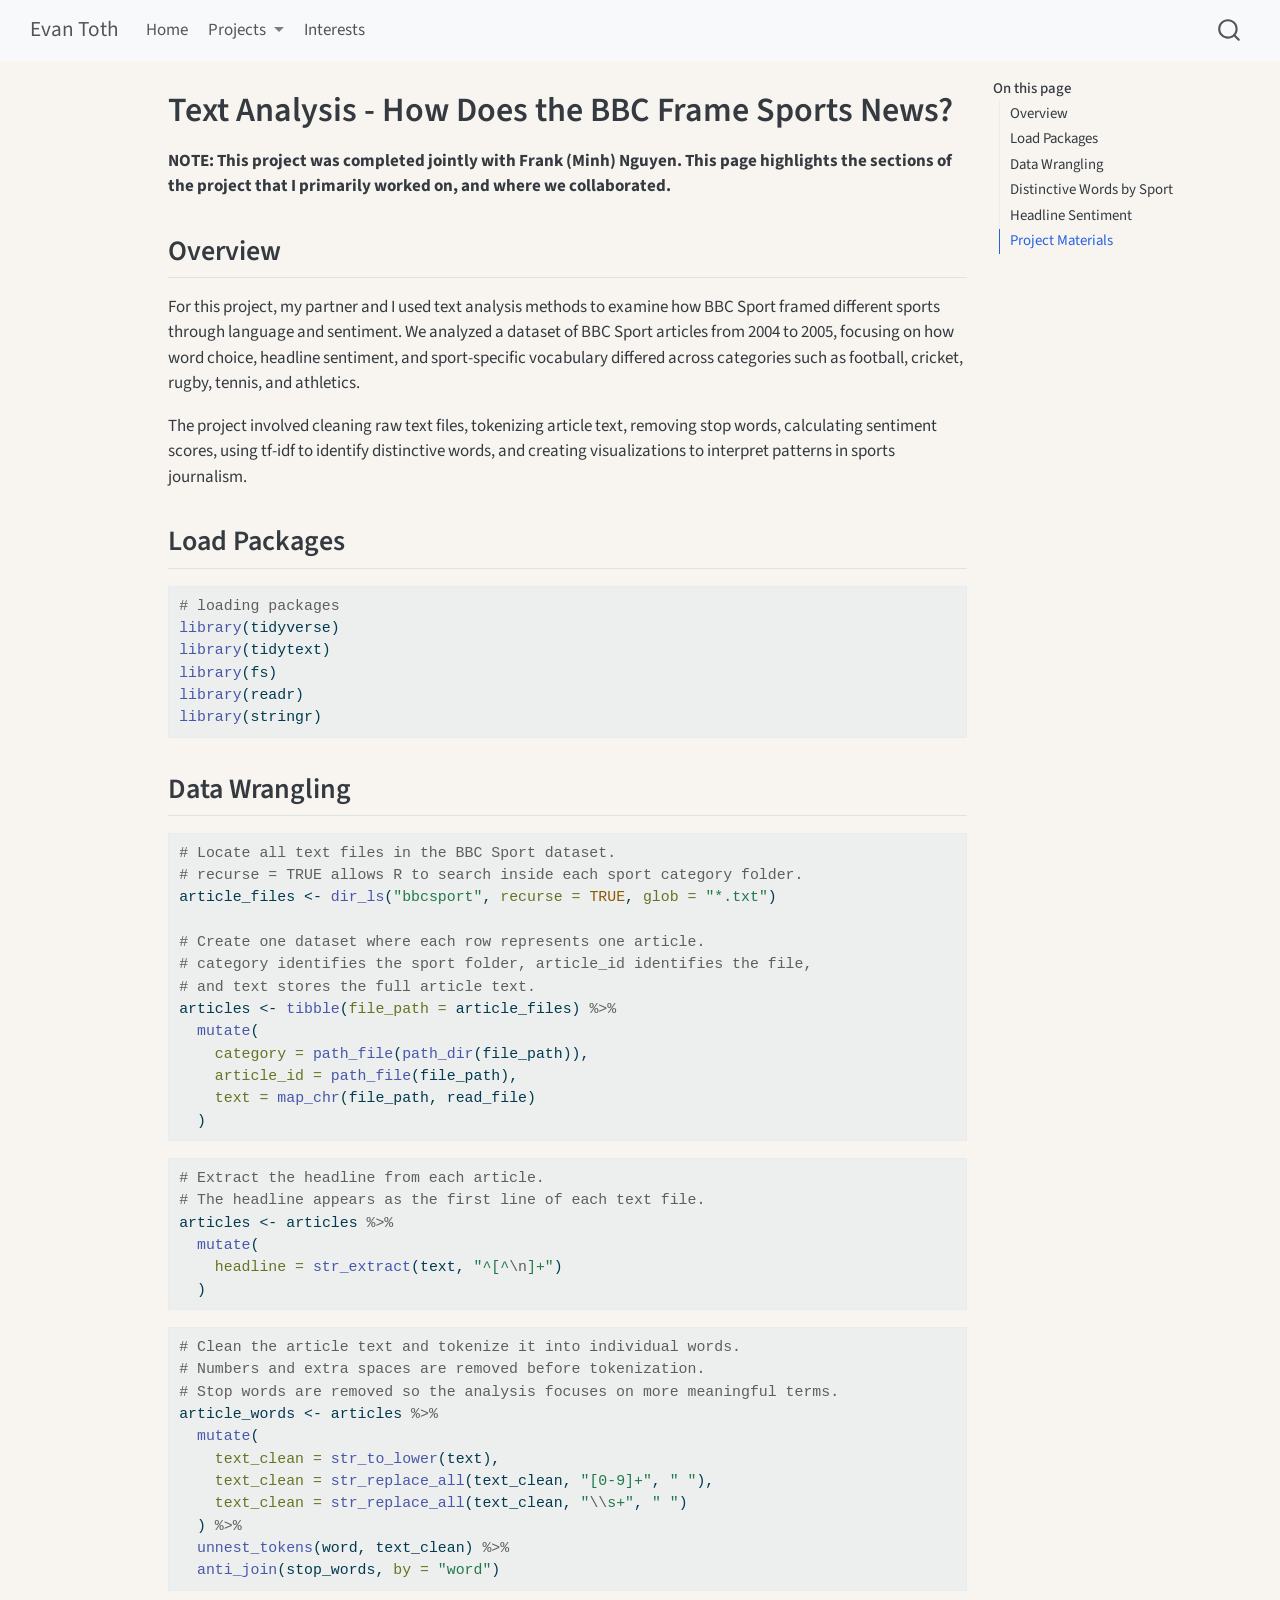
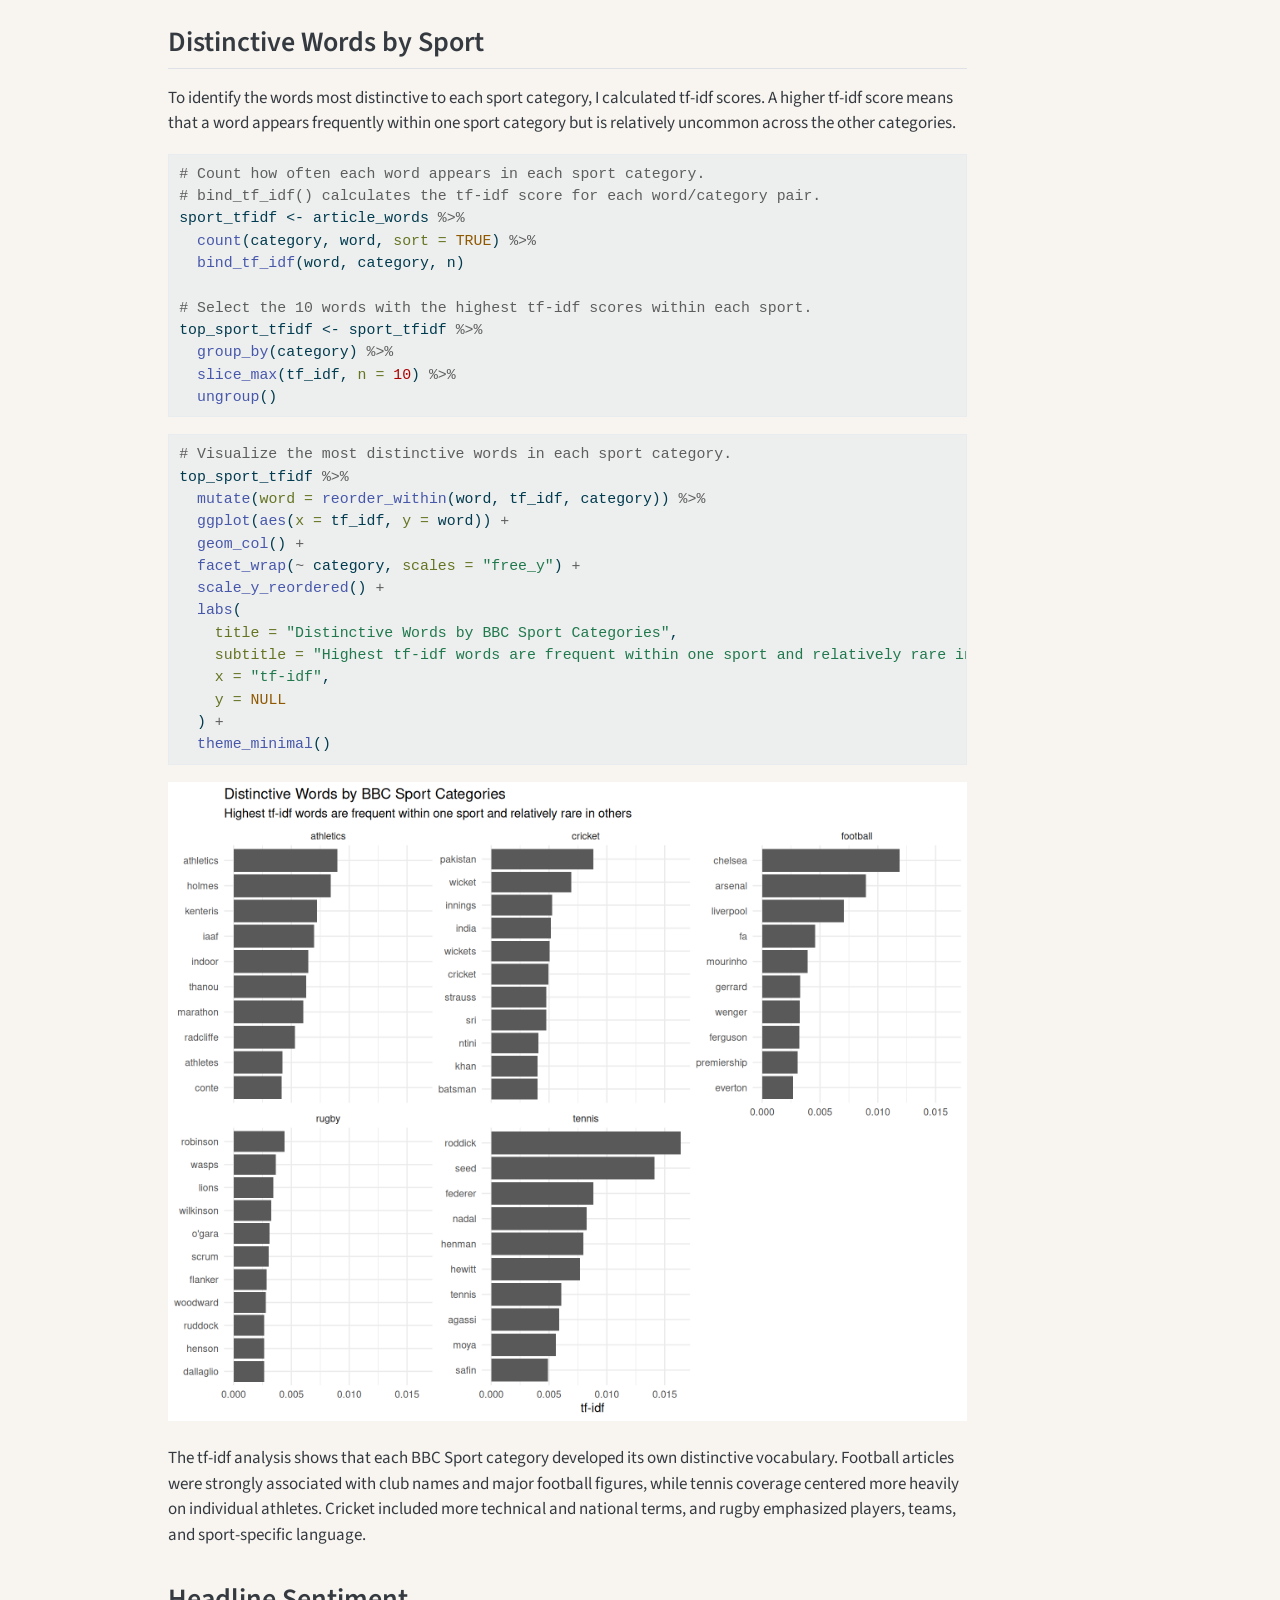
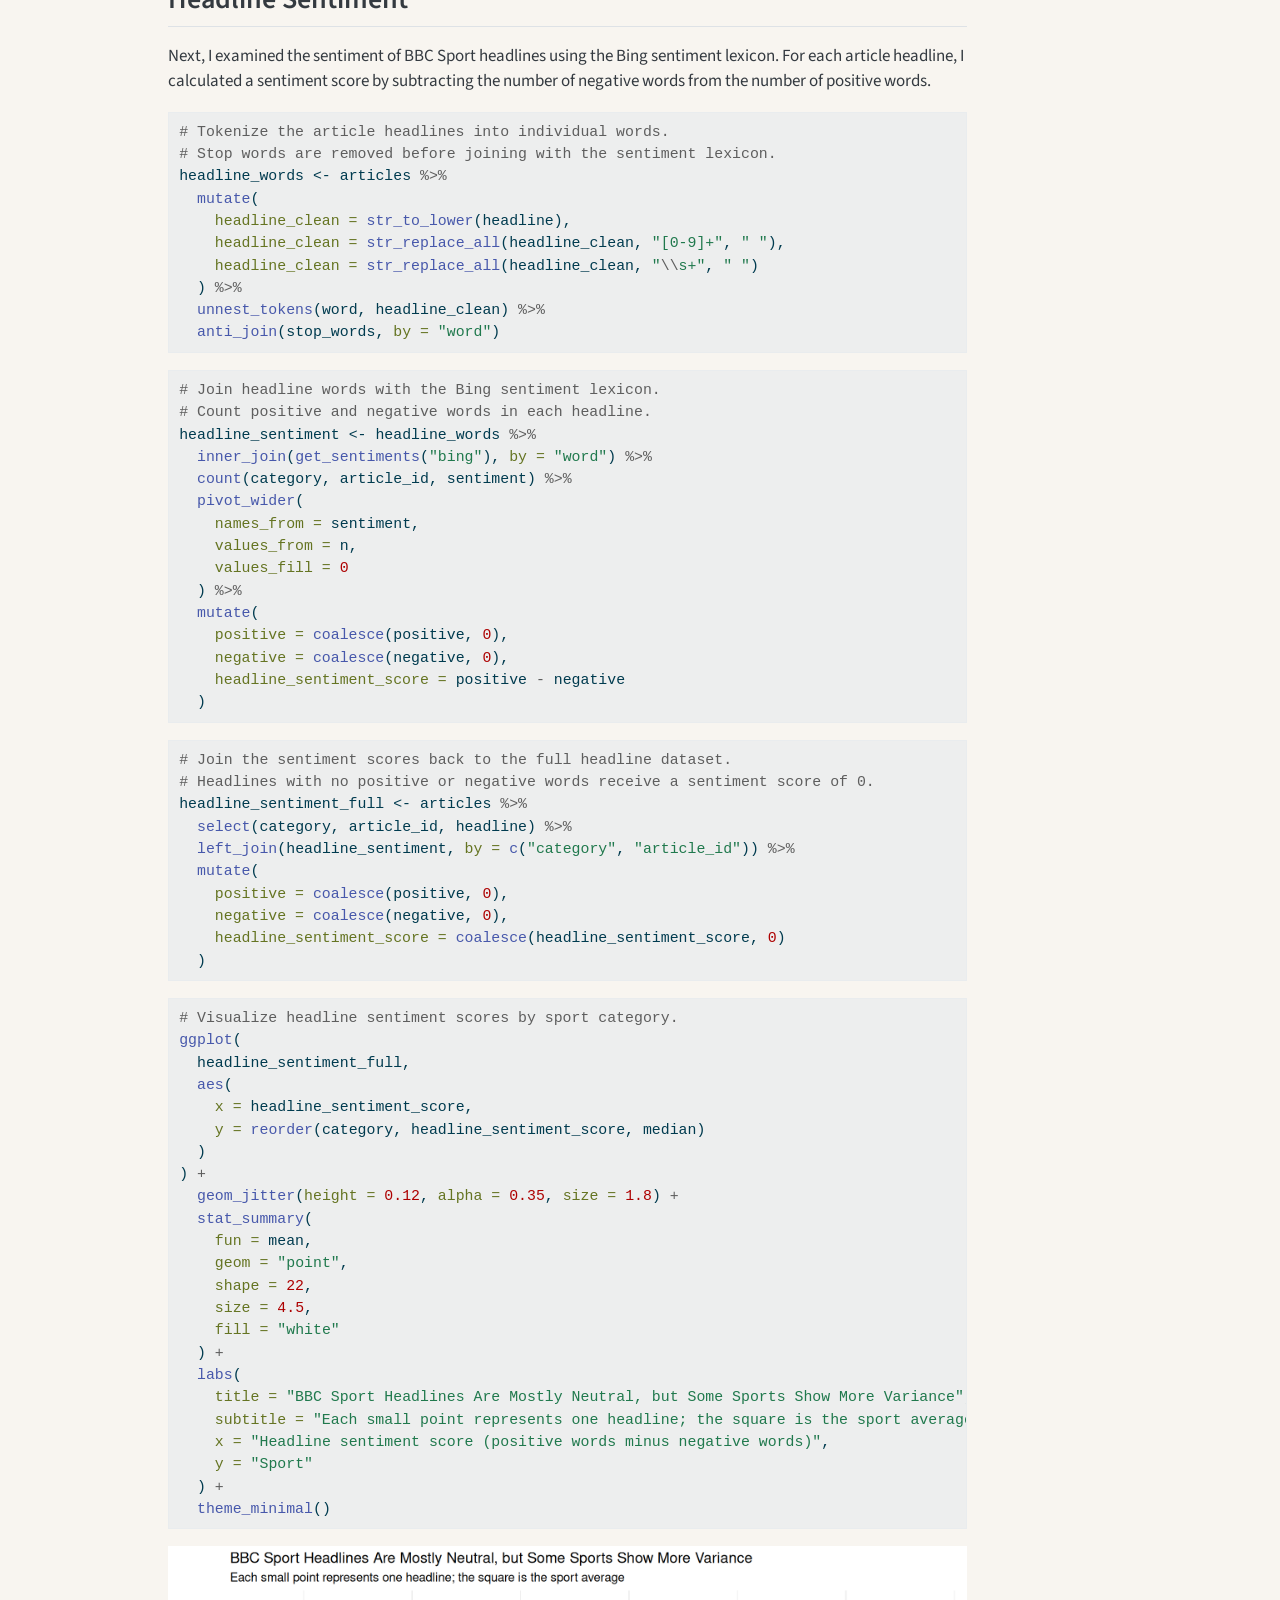
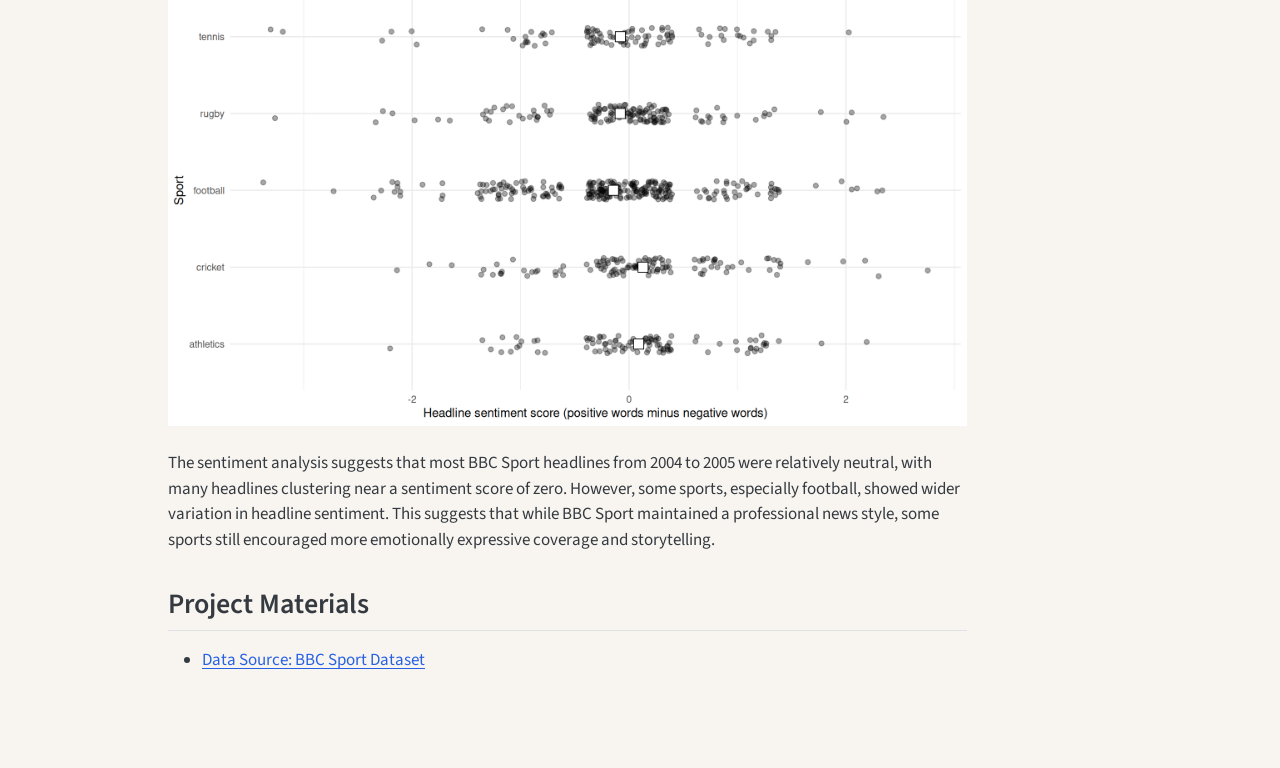
<file: docs/text-analysis.html>
<!DOCTYPE html>
<html xmlns="http://www.w3.org/1999/xhtml" lang="en" xml:lang="en"><head>

<meta charset="utf-8">
<meta name="generator" content="quarto-1.8.27">

<meta name="viewport" content="width=device-width, initial-scale=1.0, user-scalable=yes">


<title>Text Analysis - How Does the BBC Frame Sports News? – Evan Toth</title>
<style>
code{white-space: pre-wrap;}
span.smallcaps{font-variant: small-caps;}
div.columns{display: flex; gap: min(4vw, 1.5em);}
div.column{flex: auto; overflow-x: auto;}
div.hanging-indent{margin-left: 1.5em; text-indent: -1.5em;}
ul.task-list{list-style: none;}
ul.task-list li input[type="checkbox"] {
  width: 0.8em;
  margin: 0 0.8em 0.2em -1em; /* quarto-specific, see https://github.com/quarto-dev/quarto-cli/issues/4556 */ 
  vertical-align: middle;
}
/* CSS for syntax highlighting */
html { -webkit-text-size-adjust: 100%; }
pre > code.sourceCode { white-space: pre; position: relative; }
pre > code.sourceCode > span { display: inline-block; line-height: 1.25; }
pre > code.sourceCode > span:empty { height: 1.2em; }
.sourceCode { overflow: visible; }
code.sourceCode > span { color: inherit; text-decoration: inherit; }
div.sourceCode { margin: 1em 0; }
pre.sourceCode { margin: 0; }
@media screen {
div.sourceCode { overflow: auto; }
}
@media print {
pre > code.sourceCode { white-space: pre-wrap; }
pre > code.sourceCode > span { text-indent: -5em; padding-left: 5em; }
}
pre.numberSource code
  { counter-reset: source-line 0; }
pre.numberSource code > span
  { position: relative; left: -4em; counter-increment: source-line; }
pre.numberSource code > span > a:first-child::before
  { content: counter(source-line);
    position: relative; left: -1em; text-align: right; vertical-align: baseline;
    border: none; display: inline-block;
    -webkit-touch-callout: none; -webkit-user-select: none;
    -khtml-user-select: none; -moz-user-select: none;
    -ms-user-select: none; user-select: none;
    padding: 0 4px; width: 4em;
  }
pre.numberSource { margin-left: 3em;  padding-left: 4px; }
div.sourceCode
  {   }
@media screen {
pre > code.sourceCode > span > a:first-child::before { text-decoration: underline; }
}
</style>


<script src="site_libs/quarto-nav/quarto-nav.js"></script>
<script src="site_libs/quarto-nav/headroom.min.js"></script>
<script src="site_libs/clipboard/clipboard.min.js"></script>
<script src="site_libs/quarto-search/autocomplete.umd.js"></script>
<script src="site_libs/quarto-search/fuse.min.js"></script>
<script src="site_libs/quarto-search/quarto-search.js"></script>
<meta name="quarto:offset" content="./">
<script src="site_libs/quarto-html/quarto.js" type="module"></script>
<script src="site_libs/quarto-html/tabsets/tabsets.js" type="module"></script>
<script src="site_libs/quarto-html/axe/axe-check.js" type="module"></script>
<script src="site_libs/quarto-html/popper.min.js"></script>
<script src="site_libs/quarto-html/tippy.umd.min.js"></script>
<script src="site_libs/quarto-html/anchor.min.js"></script>
<link href="site_libs/quarto-html/tippy.css" rel="stylesheet">
<link href="site_libs/quarto-html/quarto-syntax-highlighting-ed96de9b727972fe78a7b5d16c58bf87.css" rel="stylesheet" id="quarto-text-highlighting-styles">
<script src="site_libs/bootstrap/bootstrap.min.js"></script>
<link href="site_libs/bootstrap/bootstrap-icons.css" rel="stylesheet">
<link href="site_libs/bootstrap/bootstrap-c82218b12ac0f327fa8bd7d074ce2147.min.css" rel="stylesheet" append-hash="true" id="quarto-bootstrap" data-mode="light">
<script id="quarto-search-options" type="application/json">{
  "location": "navbar",
  "copy-button": false,
  "collapse-after": 3,
  "panel-placement": "end",
  "type": "overlay",
  "limit": 50,
  "keyboard-shortcut": [
    "f",
    "/",
    "s"
  ],
  "show-item-context": false,
  "language": {
    "search-no-results-text": "No results",
    "search-matching-documents-text": "matching documents",
    "search-copy-link-title": "Copy link to search",
    "search-hide-matches-text": "Hide additional matches",
    "search-more-match-text": "more match in this document",
    "search-more-matches-text": "more matches in this document",
    "search-clear-button-title": "Clear",
    "search-text-placeholder": "",
    "search-detached-cancel-button-title": "Cancel",
    "search-submit-button-title": "Submit",
    "search-label": "Search"
  }
}</script>


<link rel="stylesheet" href="styles.css">
</head>

<body class="nav-fixed quarto-light">

<div id="quarto-search-results"></div>
  <header id="quarto-header" class="headroom fixed-top">
    <nav class="navbar navbar-expand-lg " data-bs-theme="dark">
      <div class="navbar-container container-fluid">
      <div class="navbar-brand-container mx-auto">
    <a class="navbar-brand" href="./index.html">
    <span class="navbar-title">Evan Toth</span>
    </a>
  </div>
            <div id="quarto-search" class="" title="Search"></div>
          <button class="navbar-toggler" type="button" data-bs-toggle="collapse" data-bs-target="#navbarCollapse" aria-controls="navbarCollapse" role="menu" aria-expanded="false" aria-label="Toggle navigation" onclick="if (window.quartoToggleHeadroom) { window.quartoToggleHeadroom(); }">
  <span class="navbar-toggler-icon"></span>
</button>
          <div class="collapse navbar-collapse" id="navbarCollapse">
            <ul class="navbar-nav navbar-nav-scroll me-auto">
  <li class="nav-item">
    <a class="nav-link" href="./index.html"> 
<span class="menu-text">Home</span></a>
  </li>  
  <li class="nav-item dropdown ">
    <a class="nav-link dropdown-toggle" href="#" id="nav-menu-projects" role="link" data-bs-toggle="dropdown" aria-expanded="false">
 <span class="menu-text">Projects</span>
    </a>
    <ul class="dropdown-menu" aria-labelledby="nav-menu-projects">    
        <li>
    <a class="dropdown-item" href="./projects.html">
 <span class="dropdown-text">Projects Overview</span></a>
  </li>  
        <li>
    <a class="dropdown-item" href="./senior-project.html">
 <span class="dropdown-text">Senior Research Project</span></a>
  </li>  
        <li>
    <a class="dropdown-item" href="./sql-project.html">
 <span class="dropdown-text">SQL Project</span></a>
  </li>  
        <li>
    <a class="dropdown-item" href="./text-analysis.html">
 <span class="dropdown-text">Text Analysis</span></a>
  </li>  
        <li>
    <a class="dropdown-item" href="./r-package.html">
 <span class="dropdown-text">My R Package</span></a>
  </li>  
        <li>
    <a class="dropdown-item" href="./paper-analysis.html">
 <span class="dropdown-text">Paper Analysis</span></a>
  </li>  
    </ul>
  </li>
  <li class="nav-item">
    <a class="nav-link" href="./interests.html"> 
<span class="menu-text">Interests</span></a>
  </li>  
</ul>
          </div> <!-- /navcollapse -->
            <div class="quarto-navbar-tools">
</div>
      </div> <!-- /container-fluid -->
    </nav>
</header>
<!-- content -->
<div id="quarto-content" class="quarto-container page-columns page-rows-contents page-layout-article page-navbar">
<!-- sidebar -->
<!-- margin-sidebar -->
    <div id="quarto-margin-sidebar" class="sidebar margin-sidebar">
        <nav id="TOC" role="doc-toc" class="toc-active">
    <h2 id="toc-title">On this page</h2>
   
  <ul>
  <li><a href="#overview" id="toc-overview" class="nav-link active" data-scroll-target="#overview">Overview</a></li>
  <li><a href="#load-packages" id="toc-load-packages" class="nav-link" data-scroll-target="#load-packages">Load Packages</a></li>
  <li><a href="#data-wrangling" id="toc-data-wrangling" class="nav-link" data-scroll-target="#data-wrangling">Data Wrangling</a></li>
  <li><a href="#distinctive-words-by-sport" id="toc-distinctive-words-by-sport" class="nav-link" data-scroll-target="#distinctive-words-by-sport">Distinctive Words by Sport</a></li>
  <li><a href="#headline-sentiment" id="toc-headline-sentiment" class="nav-link" data-scroll-target="#headline-sentiment">Headline Sentiment</a></li>
  <li><a href="#project-materials" id="toc-project-materials" class="nav-link" data-scroll-target="#project-materials">Project Materials</a></li>
  </ul>
</nav>
    </div>
<!-- main -->
<main class="content" id="quarto-document-content">

<header id="title-block-header" class="quarto-title-block default">
<div class="quarto-title">
<h1 class="title">Text Analysis - How Does the BBC Frame Sports News?</h1>
</div>



<div class="quarto-title-meta">

    
  
    
  </div>
  


</header>


<p><strong>NOTE: This project was completed jointly with Frank (Minh) Nguyen. This page highlights the sections of the project that I primarily worked on, and where we collaborated.</strong></p>
<section id="overview" class="level2">
<h2 class="anchored" data-anchor-id="overview">Overview</h2>
<p>For this project, my partner and I used text analysis methods to examine how BBC Sport framed different sports through language and sentiment. We analyzed a dataset of BBC Sport articles from 2004 to 2005, focusing on how word choice, headline sentiment, and sport-specific vocabulary differed across categories such as football, cricket, rugby, tennis, and athletics.</p>
<p>The project involved cleaning raw text files, tokenizing article text, removing stop words, calculating sentiment scores, using tf-idf to identify distinctive words, and creating visualizations to interpret patterns in sports journalism.</p>
</section>
<section id="load-packages" class="level2">
<h2 class="anchored" data-anchor-id="load-packages">Load Packages</h2>
<div class="cell">
<div class="code-copy-outer-scaffold"><div class="sourceCode cell-code" id="cb1"><pre class="sourceCode r code-with-copy"><code class="sourceCode r"><span id="cb1-1"><a href="#cb1-1" aria-hidden="true" tabindex="-1"></a><span class="co"># loading packages</span></span>
<span id="cb1-2"><a href="#cb1-2" aria-hidden="true" tabindex="-1"></a><span class="fu">library</span>(tidyverse)</span>
<span id="cb1-3"><a href="#cb1-3" aria-hidden="true" tabindex="-1"></a><span class="fu">library</span>(tidytext)</span>
<span id="cb1-4"><a href="#cb1-4" aria-hidden="true" tabindex="-1"></a><span class="fu">library</span>(fs)</span>
<span id="cb1-5"><a href="#cb1-5" aria-hidden="true" tabindex="-1"></a><span class="fu">library</span>(readr)</span>
<span id="cb1-6"><a href="#cb1-6" aria-hidden="true" tabindex="-1"></a><span class="fu">library</span>(stringr)</span></code></pre></div><button title="Copy to Clipboard" class="code-copy-button"><i class="bi"></i></button></div>
</div>
</section>
<section id="data-wrangling" class="level2">
<h2 class="anchored" data-anchor-id="data-wrangling">Data Wrangling</h2>
<div class="cell">
<div class="code-copy-outer-scaffold"><div class="sourceCode cell-code" id="cb2"><pre class="sourceCode r code-with-copy"><code class="sourceCode r"><span id="cb2-1"><a href="#cb2-1" aria-hidden="true" tabindex="-1"></a><span class="co"># Locate all text files in the BBC Sport dataset.</span></span>
<span id="cb2-2"><a href="#cb2-2" aria-hidden="true" tabindex="-1"></a><span class="co"># recurse = TRUE allows R to search inside each sport category folder.</span></span>
<span id="cb2-3"><a href="#cb2-3" aria-hidden="true" tabindex="-1"></a>article_files <span class="ot">&lt;-</span> <span class="fu">dir_ls</span>(<span class="st">"bbcsport"</span>, <span class="at">recurse =</span> <span class="cn">TRUE</span>, <span class="at">glob =</span> <span class="st">"*.txt"</span>)</span>
<span id="cb2-4"><a href="#cb2-4" aria-hidden="true" tabindex="-1"></a></span>
<span id="cb2-5"><a href="#cb2-5" aria-hidden="true" tabindex="-1"></a><span class="co"># Create one dataset where each row represents one article.</span></span>
<span id="cb2-6"><a href="#cb2-6" aria-hidden="true" tabindex="-1"></a><span class="co"># category identifies the sport folder, article_id identifies the file,</span></span>
<span id="cb2-7"><a href="#cb2-7" aria-hidden="true" tabindex="-1"></a><span class="co"># and text stores the full article text.</span></span>
<span id="cb2-8"><a href="#cb2-8" aria-hidden="true" tabindex="-1"></a>articles <span class="ot">&lt;-</span> <span class="fu">tibble</span>(<span class="at">file_path =</span> article_files) <span class="sc">%&gt;%</span></span>
<span id="cb2-9"><a href="#cb2-9" aria-hidden="true" tabindex="-1"></a>  <span class="fu">mutate</span>(</span>
<span id="cb2-10"><a href="#cb2-10" aria-hidden="true" tabindex="-1"></a>    <span class="at">category =</span> <span class="fu">path_file</span>(<span class="fu">path_dir</span>(file_path)),</span>
<span id="cb2-11"><a href="#cb2-11" aria-hidden="true" tabindex="-1"></a>    <span class="at">article_id =</span> <span class="fu">path_file</span>(file_path),</span>
<span id="cb2-12"><a href="#cb2-12" aria-hidden="true" tabindex="-1"></a>    <span class="at">text =</span> <span class="fu">map_chr</span>(file_path, read_file)</span>
<span id="cb2-13"><a href="#cb2-13" aria-hidden="true" tabindex="-1"></a>  )</span></code></pre></div><button title="Copy to Clipboard" class="code-copy-button"><i class="bi"></i></button></div>
</div>
<div class="cell">
<div class="code-copy-outer-scaffold"><div class="sourceCode cell-code" id="cb3"><pre class="sourceCode r code-with-copy"><code class="sourceCode r"><span id="cb3-1"><a href="#cb3-1" aria-hidden="true" tabindex="-1"></a><span class="co"># Extract the headline from each article.</span></span>
<span id="cb3-2"><a href="#cb3-2" aria-hidden="true" tabindex="-1"></a><span class="co"># The headline appears as the first line of each text file.</span></span>
<span id="cb3-3"><a href="#cb3-3" aria-hidden="true" tabindex="-1"></a>articles <span class="ot">&lt;-</span> articles <span class="sc">%&gt;%</span></span>
<span id="cb3-4"><a href="#cb3-4" aria-hidden="true" tabindex="-1"></a>  <span class="fu">mutate</span>(</span>
<span id="cb3-5"><a href="#cb3-5" aria-hidden="true" tabindex="-1"></a>    <span class="at">headline =</span> <span class="fu">str_extract</span>(text, <span class="st">"^[^</span><span class="sc">\n</span><span class="st">]+"</span>)</span>
<span id="cb3-6"><a href="#cb3-6" aria-hidden="true" tabindex="-1"></a>  )</span></code></pre></div><button title="Copy to Clipboard" class="code-copy-button"><i class="bi"></i></button></div>
</div>
<div class="cell">
<div class="code-copy-outer-scaffold"><div class="sourceCode cell-code" id="cb4"><pre class="sourceCode r code-with-copy"><code class="sourceCode r"><span id="cb4-1"><a href="#cb4-1" aria-hidden="true" tabindex="-1"></a><span class="co"># Clean the article text and tokenize it into individual words.</span></span>
<span id="cb4-2"><a href="#cb4-2" aria-hidden="true" tabindex="-1"></a><span class="co"># Numbers and extra spaces are removed before tokenization.</span></span>
<span id="cb4-3"><a href="#cb4-3" aria-hidden="true" tabindex="-1"></a><span class="co"># Stop words are removed so the analysis focuses on more meaningful terms.</span></span>
<span id="cb4-4"><a href="#cb4-4" aria-hidden="true" tabindex="-1"></a>article_words <span class="ot">&lt;-</span> articles <span class="sc">%&gt;%</span></span>
<span id="cb4-5"><a href="#cb4-5" aria-hidden="true" tabindex="-1"></a>  <span class="fu">mutate</span>(</span>
<span id="cb4-6"><a href="#cb4-6" aria-hidden="true" tabindex="-1"></a>    <span class="at">text_clean =</span> <span class="fu">str_to_lower</span>(text),</span>
<span id="cb4-7"><a href="#cb4-7" aria-hidden="true" tabindex="-1"></a>    <span class="at">text_clean =</span> <span class="fu">str_replace_all</span>(text_clean, <span class="st">"[0-9]+"</span>, <span class="st">" "</span>),</span>
<span id="cb4-8"><a href="#cb4-8" aria-hidden="true" tabindex="-1"></a>    <span class="at">text_clean =</span> <span class="fu">str_replace_all</span>(text_clean, <span class="st">"</span><span class="sc">\\</span><span class="st">s+"</span>, <span class="st">" "</span>)</span>
<span id="cb4-9"><a href="#cb4-9" aria-hidden="true" tabindex="-1"></a>  ) <span class="sc">%&gt;%</span></span>
<span id="cb4-10"><a href="#cb4-10" aria-hidden="true" tabindex="-1"></a>  <span class="fu">unnest_tokens</span>(word, text_clean) <span class="sc">%&gt;%</span></span>
<span id="cb4-11"><a href="#cb4-11" aria-hidden="true" tabindex="-1"></a>  <span class="fu">anti_join</span>(stop_words, <span class="at">by =</span> <span class="st">"word"</span>)</span></code></pre></div><button title="Copy to Clipboard" class="code-copy-button"><i class="bi"></i></button></div>
</div>
</section>
<section id="distinctive-words-by-sport" class="level2">
<h2 class="anchored" data-anchor-id="distinctive-words-by-sport">Distinctive Words by Sport</h2>
<p>To identify the words most distinctive to each sport category, I calculated tf-idf scores. A higher tf-idf score means that a word appears frequently within one sport category but is relatively uncommon across the other categories.</p>
<div class="cell">
<div class="code-copy-outer-scaffold"><div class="sourceCode cell-code" id="cb5"><pre class="sourceCode r code-with-copy"><code class="sourceCode r"><span id="cb5-1"><a href="#cb5-1" aria-hidden="true" tabindex="-1"></a><span class="co"># Count how often each word appears in each sport category.</span></span>
<span id="cb5-2"><a href="#cb5-2" aria-hidden="true" tabindex="-1"></a><span class="co"># bind_tf_idf() calculates the tf-idf score for each word/category pair.</span></span>
<span id="cb5-3"><a href="#cb5-3" aria-hidden="true" tabindex="-1"></a>sport_tfidf <span class="ot">&lt;-</span> article_words <span class="sc">%&gt;%</span></span>
<span id="cb5-4"><a href="#cb5-4" aria-hidden="true" tabindex="-1"></a>  <span class="fu">count</span>(category, word, <span class="at">sort =</span> <span class="cn">TRUE</span>) <span class="sc">%&gt;%</span></span>
<span id="cb5-5"><a href="#cb5-5" aria-hidden="true" tabindex="-1"></a>  <span class="fu">bind_tf_idf</span>(word, category, n)</span>
<span id="cb5-6"><a href="#cb5-6" aria-hidden="true" tabindex="-1"></a></span>
<span id="cb5-7"><a href="#cb5-7" aria-hidden="true" tabindex="-1"></a><span class="co"># Select the 10 words with the highest tf-idf scores within each sport.</span></span>
<span id="cb5-8"><a href="#cb5-8" aria-hidden="true" tabindex="-1"></a>top_sport_tfidf <span class="ot">&lt;-</span> sport_tfidf <span class="sc">%&gt;%</span></span>
<span id="cb5-9"><a href="#cb5-9" aria-hidden="true" tabindex="-1"></a>  <span class="fu">group_by</span>(category) <span class="sc">%&gt;%</span></span>
<span id="cb5-10"><a href="#cb5-10" aria-hidden="true" tabindex="-1"></a>  <span class="fu">slice_max</span>(tf_idf, <span class="at">n =</span> <span class="dv">10</span>) <span class="sc">%&gt;%</span></span>
<span id="cb5-11"><a href="#cb5-11" aria-hidden="true" tabindex="-1"></a>  <span class="fu">ungroup</span>()</span></code></pre></div><button title="Copy to Clipboard" class="code-copy-button"><i class="bi"></i></button></div>
</div>
<div class="cell">
<div class="code-copy-outer-scaffold"><div class="sourceCode cell-code" id="cb6"><pre class="sourceCode r code-with-copy"><code class="sourceCode r"><span id="cb6-1"><a href="#cb6-1" aria-hidden="true" tabindex="-1"></a><span class="co"># Visualize the most distinctive words in each sport category.</span></span>
<span id="cb6-2"><a href="#cb6-2" aria-hidden="true" tabindex="-1"></a>top_sport_tfidf <span class="sc">%&gt;%</span></span>
<span id="cb6-3"><a href="#cb6-3" aria-hidden="true" tabindex="-1"></a>  <span class="fu">mutate</span>(<span class="at">word =</span> <span class="fu">reorder_within</span>(word, tf_idf, category)) <span class="sc">%&gt;%</span></span>
<span id="cb6-4"><a href="#cb6-4" aria-hidden="true" tabindex="-1"></a>  <span class="fu">ggplot</span>(<span class="fu">aes</span>(<span class="at">x =</span> tf_idf, <span class="at">y =</span> word)) <span class="sc">+</span></span>
<span id="cb6-5"><a href="#cb6-5" aria-hidden="true" tabindex="-1"></a>  <span class="fu">geom_col</span>() <span class="sc">+</span></span>
<span id="cb6-6"><a href="#cb6-6" aria-hidden="true" tabindex="-1"></a>  <span class="fu">facet_wrap</span>(<span class="sc">~</span> category, <span class="at">scales =</span> <span class="st">"free_y"</span>) <span class="sc">+</span></span>
<span id="cb6-7"><a href="#cb6-7" aria-hidden="true" tabindex="-1"></a>  <span class="fu">scale_y_reordered</span>() <span class="sc">+</span></span>
<span id="cb6-8"><a href="#cb6-8" aria-hidden="true" tabindex="-1"></a>  <span class="fu">labs</span>(</span>
<span id="cb6-9"><a href="#cb6-9" aria-hidden="true" tabindex="-1"></a>    <span class="at">title =</span> <span class="st">"Distinctive Words by BBC Sport Categories"</span>,</span>
<span id="cb6-10"><a href="#cb6-10" aria-hidden="true" tabindex="-1"></a>    <span class="at">subtitle =</span> <span class="st">"Highest tf-idf words are frequent within one sport and relatively rare in others"</span>,</span>
<span id="cb6-11"><a href="#cb6-11" aria-hidden="true" tabindex="-1"></a>    <span class="at">x =</span> <span class="st">"tf-idf"</span>,</span>
<span id="cb6-12"><a href="#cb6-12" aria-hidden="true" tabindex="-1"></a>    <span class="at">y =</span> <span class="cn">NULL</span></span>
<span id="cb6-13"><a href="#cb6-13" aria-hidden="true" tabindex="-1"></a>  ) <span class="sc">+</span></span>
<span id="cb6-14"><a href="#cb6-14" aria-hidden="true" tabindex="-1"></a>  <span class="fu">theme_minimal</span>()</span></code></pre></div><button title="Copy to Clipboard" class="code-copy-button"><i class="bi"></i></button></div>
<div class="cell-output-display">
<div>
<figure class="figure">
<p><img src="text-analysis_files/figure-html/unnamed-chunk-6-1.png" class="img-fluid figure-img" width="960"></p>
</figure>
</div>
</div>
</div>
<p>The tf-idf analysis shows that each BBC Sport category developed its own distinctive vocabulary. Football articles were strongly associated with club names and major football figures, while tennis coverage centered more heavily on individual athletes. Cricket included more technical and national terms, and rugby emphasized players, teams, and sport-specific language.</p>
</section>
<section id="headline-sentiment" class="level2">
<h2 class="anchored" data-anchor-id="headline-sentiment">Headline Sentiment</h2>
<p>Next, I examined the sentiment of BBC Sport headlines using the Bing sentiment lexicon. For each article headline, I calculated a sentiment score by subtracting the number of negative words from the number of positive words.</p>
<div class="cell">
<div class="code-copy-outer-scaffold"><div class="sourceCode cell-code" id="cb7"><pre class="sourceCode r code-with-copy"><code class="sourceCode r"><span id="cb7-1"><a href="#cb7-1" aria-hidden="true" tabindex="-1"></a><span class="co"># Tokenize the article headlines into individual words.</span></span>
<span id="cb7-2"><a href="#cb7-2" aria-hidden="true" tabindex="-1"></a><span class="co"># Stop words are removed before joining with the sentiment lexicon.</span></span>
<span id="cb7-3"><a href="#cb7-3" aria-hidden="true" tabindex="-1"></a>headline_words <span class="ot">&lt;-</span> articles <span class="sc">%&gt;%</span></span>
<span id="cb7-4"><a href="#cb7-4" aria-hidden="true" tabindex="-1"></a>  <span class="fu">mutate</span>(</span>
<span id="cb7-5"><a href="#cb7-5" aria-hidden="true" tabindex="-1"></a>    <span class="at">headline_clean =</span> <span class="fu">str_to_lower</span>(headline),</span>
<span id="cb7-6"><a href="#cb7-6" aria-hidden="true" tabindex="-1"></a>    <span class="at">headline_clean =</span> <span class="fu">str_replace_all</span>(headline_clean, <span class="st">"[0-9]+"</span>, <span class="st">" "</span>),</span>
<span id="cb7-7"><a href="#cb7-7" aria-hidden="true" tabindex="-1"></a>    <span class="at">headline_clean =</span> <span class="fu">str_replace_all</span>(headline_clean, <span class="st">"</span><span class="sc">\\</span><span class="st">s+"</span>, <span class="st">" "</span>)</span>
<span id="cb7-8"><a href="#cb7-8" aria-hidden="true" tabindex="-1"></a>  ) <span class="sc">%&gt;%</span></span>
<span id="cb7-9"><a href="#cb7-9" aria-hidden="true" tabindex="-1"></a>  <span class="fu">unnest_tokens</span>(word, headline_clean) <span class="sc">%&gt;%</span></span>
<span id="cb7-10"><a href="#cb7-10" aria-hidden="true" tabindex="-1"></a>  <span class="fu">anti_join</span>(stop_words, <span class="at">by =</span> <span class="st">"word"</span>)</span></code></pre></div><button title="Copy to Clipboard" class="code-copy-button"><i class="bi"></i></button></div>
</div>
<div class="cell">
<div class="code-copy-outer-scaffold"><div class="sourceCode cell-code" id="cb8"><pre class="sourceCode r code-with-copy"><code class="sourceCode r"><span id="cb8-1"><a href="#cb8-1" aria-hidden="true" tabindex="-1"></a><span class="co"># Join headline words with the Bing sentiment lexicon.</span></span>
<span id="cb8-2"><a href="#cb8-2" aria-hidden="true" tabindex="-1"></a><span class="co"># Count positive and negative words in each headline.</span></span>
<span id="cb8-3"><a href="#cb8-3" aria-hidden="true" tabindex="-1"></a>headline_sentiment <span class="ot">&lt;-</span> headline_words <span class="sc">%&gt;%</span></span>
<span id="cb8-4"><a href="#cb8-4" aria-hidden="true" tabindex="-1"></a>  <span class="fu">inner_join</span>(<span class="fu">get_sentiments</span>(<span class="st">"bing"</span>), <span class="at">by =</span> <span class="st">"word"</span>) <span class="sc">%&gt;%</span></span>
<span id="cb8-5"><a href="#cb8-5" aria-hidden="true" tabindex="-1"></a>  <span class="fu">count</span>(category, article_id, sentiment) <span class="sc">%&gt;%</span></span>
<span id="cb8-6"><a href="#cb8-6" aria-hidden="true" tabindex="-1"></a>  <span class="fu">pivot_wider</span>(</span>
<span id="cb8-7"><a href="#cb8-7" aria-hidden="true" tabindex="-1"></a>    <span class="at">names_from =</span> sentiment,</span>
<span id="cb8-8"><a href="#cb8-8" aria-hidden="true" tabindex="-1"></a>    <span class="at">values_from =</span> n,</span>
<span id="cb8-9"><a href="#cb8-9" aria-hidden="true" tabindex="-1"></a>    <span class="at">values_fill =</span> <span class="dv">0</span></span>
<span id="cb8-10"><a href="#cb8-10" aria-hidden="true" tabindex="-1"></a>  ) <span class="sc">%&gt;%</span></span>
<span id="cb8-11"><a href="#cb8-11" aria-hidden="true" tabindex="-1"></a>  <span class="fu">mutate</span>(</span>
<span id="cb8-12"><a href="#cb8-12" aria-hidden="true" tabindex="-1"></a>    <span class="at">positive =</span> <span class="fu">coalesce</span>(positive, <span class="dv">0</span>),</span>
<span id="cb8-13"><a href="#cb8-13" aria-hidden="true" tabindex="-1"></a>    <span class="at">negative =</span> <span class="fu">coalesce</span>(negative, <span class="dv">0</span>),</span>
<span id="cb8-14"><a href="#cb8-14" aria-hidden="true" tabindex="-1"></a>    <span class="at">headline_sentiment_score =</span> positive <span class="sc">-</span> negative</span>
<span id="cb8-15"><a href="#cb8-15" aria-hidden="true" tabindex="-1"></a>  )</span></code></pre></div><button title="Copy to Clipboard" class="code-copy-button"><i class="bi"></i></button></div>
</div>
<div class="cell">
<div class="code-copy-outer-scaffold"><div class="sourceCode cell-code" id="cb9"><pre class="sourceCode r code-with-copy"><code class="sourceCode r"><span id="cb9-1"><a href="#cb9-1" aria-hidden="true" tabindex="-1"></a><span class="co"># Join the sentiment scores back to the full headline dataset.</span></span>
<span id="cb9-2"><a href="#cb9-2" aria-hidden="true" tabindex="-1"></a><span class="co"># Headlines with no positive or negative words receive a sentiment score of 0.</span></span>
<span id="cb9-3"><a href="#cb9-3" aria-hidden="true" tabindex="-1"></a>headline_sentiment_full <span class="ot">&lt;-</span> articles <span class="sc">%&gt;%</span></span>
<span id="cb9-4"><a href="#cb9-4" aria-hidden="true" tabindex="-1"></a>  <span class="fu">select</span>(category, article_id, headline) <span class="sc">%&gt;%</span></span>
<span id="cb9-5"><a href="#cb9-5" aria-hidden="true" tabindex="-1"></a>  <span class="fu">left_join</span>(headline_sentiment, <span class="at">by =</span> <span class="fu">c</span>(<span class="st">"category"</span>, <span class="st">"article_id"</span>)) <span class="sc">%&gt;%</span></span>
<span id="cb9-6"><a href="#cb9-6" aria-hidden="true" tabindex="-1"></a>  <span class="fu">mutate</span>(</span>
<span id="cb9-7"><a href="#cb9-7" aria-hidden="true" tabindex="-1"></a>    <span class="at">positive =</span> <span class="fu">coalesce</span>(positive, <span class="dv">0</span>),</span>
<span id="cb9-8"><a href="#cb9-8" aria-hidden="true" tabindex="-1"></a>    <span class="at">negative =</span> <span class="fu">coalesce</span>(negative, <span class="dv">0</span>),</span>
<span id="cb9-9"><a href="#cb9-9" aria-hidden="true" tabindex="-1"></a>    <span class="at">headline_sentiment_score =</span> <span class="fu">coalesce</span>(headline_sentiment_score, <span class="dv">0</span>)</span>
<span id="cb9-10"><a href="#cb9-10" aria-hidden="true" tabindex="-1"></a>  )</span></code></pre></div><button title="Copy to Clipboard" class="code-copy-button"><i class="bi"></i></button></div>
</div>
<div class="cell">
<div class="code-copy-outer-scaffold"><div class="sourceCode cell-code" id="cb10"><pre class="sourceCode r code-with-copy"><code class="sourceCode r"><span id="cb10-1"><a href="#cb10-1" aria-hidden="true" tabindex="-1"></a><span class="co"># Visualize headline sentiment scores by sport category.</span></span>
<span id="cb10-2"><a href="#cb10-2" aria-hidden="true" tabindex="-1"></a><span class="fu">ggplot</span>(</span>
<span id="cb10-3"><a href="#cb10-3" aria-hidden="true" tabindex="-1"></a>  headline_sentiment_full,</span>
<span id="cb10-4"><a href="#cb10-4" aria-hidden="true" tabindex="-1"></a>  <span class="fu">aes</span>(</span>
<span id="cb10-5"><a href="#cb10-5" aria-hidden="true" tabindex="-1"></a>    <span class="at">x =</span> headline_sentiment_score,</span>
<span id="cb10-6"><a href="#cb10-6" aria-hidden="true" tabindex="-1"></a>    <span class="at">y =</span> <span class="fu">reorder</span>(category, headline_sentiment_score, median)</span>
<span id="cb10-7"><a href="#cb10-7" aria-hidden="true" tabindex="-1"></a>  )</span>
<span id="cb10-8"><a href="#cb10-8" aria-hidden="true" tabindex="-1"></a>) <span class="sc">+</span></span>
<span id="cb10-9"><a href="#cb10-9" aria-hidden="true" tabindex="-1"></a>  <span class="fu">geom_jitter</span>(<span class="at">height =</span> <span class="fl">0.12</span>, <span class="at">alpha =</span> <span class="fl">0.35</span>, <span class="at">size =</span> <span class="fl">1.8</span>) <span class="sc">+</span></span>
<span id="cb10-10"><a href="#cb10-10" aria-hidden="true" tabindex="-1"></a>  <span class="fu">stat_summary</span>(</span>
<span id="cb10-11"><a href="#cb10-11" aria-hidden="true" tabindex="-1"></a>    <span class="at">fun =</span> mean,</span>
<span id="cb10-12"><a href="#cb10-12" aria-hidden="true" tabindex="-1"></a>    <span class="at">geom =</span> <span class="st">"point"</span>,</span>
<span id="cb10-13"><a href="#cb10-13" aria-hidden="true" tabindex="-1"></a>    <span class="at">shape =</span> <span class="dv">22</span>,</span>
<span id="cb10-14"><a href="#cb10-14" aria-hidden="true" tabindex="-1"></a>    <span class="at">size =</span> <span class="fl">4.5</span>,</span>
<span id="cb10-15"><a href="#cb10-15" aria-hidden="true" tabindex="-1"></a>    <span class="at">fill =</span> <span class="st">"white"</span></span>
<span id="cb10-16"><a href="#cb10-16" aria-hidden="true" tabindex="-1"></a>  ) <span class="sc">+</span></span>
<span id="cb10-17"><a href="#cb10-17" aria-hidden="true" tabindex="-1"></a>  <span class="fu">labs</span>(</span>
<span id="cb10-18"><a href="#cb10-18" aria-hidden="true" tabindex="-1"></a>    <span class="at">title =</span> <span class="st">"BBC Sport Headlines Are Mostly Neutral, but Some Sports Show More Variance"</span>,</span>
<span id="cb10-19"><a href="#cb10-19" aria-hidden="true" tabindex="-1"></a>    <span class="at">subtitle =</span> <span class="st">"Each small point represents one headline; the square is the sport average"</span>,</span>
<span id="cb10-20"><a href="#cb10-20" aria-hidden="true" tabindex="-1"></a>    <span class="at">x =</span> <span class="st">"Headline sentiment score (positive words minus negative words)"</span>,</span>
<span id="cb10-21"><a href="#cb10-21" aria-hidden="true" tabindex="-1"></a>    <span class="at">y =</span> <span class="st">"Sport"</span></span>
<span id="cb10-22"><a href="#cb10-22" aria-hidden="true" tabindex="-1"></a>  ) <span class="sc">+</span></span>
<span id="cb10-23"><a href="#cb10-23" aria-hidden="true" tabindex="-1"></a>  <span class="fu">theme_minimal</span>()</span></code></pre></div><button title="Copy to Clipboard" class="code-copy-button"><i class="bi"></i></button></div>
<div class="cell-output-display">
<div>
<figure class="figure">
<p><img src="text-analysis_files/figure-html/unnamed-chunk-10-1.png" class="img-fluid figure-img" width="960"></p>
</figure>
</div>
</div>
</div>
<p>The sentiment analysis suggests that most BBC Sport headlines from 2004 to 2005 were relatively neutral, with many headlines clustering near a sentiment score of zero. However, some sports, especially football, showed wider variation in headline sentiment. This suggests that while BBC Sport maintained a professional news style, some sports still encouraged more emotionally expressive coverage and storytelling.</p>
</section>
<section id="project-materials" class="level2">
<h2 class="anchored" data-anchor-id="project-materials">Project Materials</h2>
<ul>
<li><a href="https://github.com/derekgreene/bbc-datasets/tree/main">Data Source: BBC Sport Dataset</a></li>
</ul>


</section>

</main> <!-- /main -->
<script id="quarto-html-after-body" type="application/javascript">
  window.document.addEventListener("DOMContentLoaded", function (event) {
    const icon = "";
    const anchorJS = new window.AnchorJS();
    anchorJS.options = {
      placement: 'right',
      icon: icon
    };
    anchorJS.add('.anchored');
    const isCodeAnnotation = (el) => {
      for (const clz of el.classList) {
        if (clz.startsWith('code-annotation-')) {                     
          return true;
        }
      }
      return false;
    }
    const onCopySuccess = function(e) {
      // button target
      const button = e.trigger;
      // don't keep focus
      button.blur();
      // flash "checked"
      button.classList.add('code-copy-button-checked');
      var currentTitle = button.getAttribute("title");
      button.setAttribute("title", "Copied!");
      let tooltip;
      if (window.bootstrap) {
        button.setAttribute("data-bs-toggle", "tooltip");
        button.setAttribute("data-bs-placement", "left");
        button.setAttribute("data-bs-title", "Copied!");
        tooltip = new bootstrap.Tooltip(button, 
          { trigger: "manual", 
            customClass: "code-copy-button-tooltip",
            offset: [0, -8]});
        tooltip.show();    
      }
      setTimeout(function() {
        if (tooltip) {
          tooltip.hide();
          button.removeAttribute("data-bs-title");
          button.removeAttribute("data-bs-toggle");
          button.removeAttribute("data-bs-placement");
        }
        button.setAttribute("title", currentTitle);
        button.classList.remove('code-copy-button-checked');
      }, 1000);
      // clear code selection
      e.clearSelection();
    }
    const getTextToCopy = function(trigger) {
      const outerScaffold = trigger.parentElement.cloneNode(true);
      const codeEl = outerScaffold.querySelector('code');
      for (const childEl of codeEl.children) {
        if (isCodeAnnotation(childEl)) {
          childEl.remove();
        }
      }
      return codeEl.innerText;
    }
    const clipboard = new window.ClipboardJS('.code-copy-button:not([data-in-quarto-modal])', {
      text: getTextToCopy
    });
    clipboard.on('success', onCopySuccess);
    if (window.document.getElementById('quarto-embedded-source-code-modal')) {
      const clipboardModal = new window.ClipboardJS('.code-copy-button[data-in-quarto-modal]', {
        text: getTextToCopy,
        container: window.document.getElementById('quarto-embedded-source-code-modal')
      });
      clipboardModal.on('success', onCopySuccess);
    }
      var localhostRegex = new RegExp(/^(?:http|https):\/\/localhost\:?[0-9]*\//);
      var mailtoRegex = new RegExp(/^mailto:/);
        var filterRegex = new RegExp('/' + window.location.host + '/');
      var isInternal = (href) => {
          return filterRegex.test(href) || localhostRegex.test(href) || mailtoRegex.test(href);
      }
      // Inspect non-navigation links and adorn them if external
     var links = window.document.querySelectorAll('a[href]:not(.nav-link):not(.navbar-brand):not(.toc-action):not(.sidebar-link):not(.sidebar-item-toggle):not(.pagination-link):not(.no-external):not([aria-hidden]):not(.dropdown-item):not(.quarto-navigation-tool):not(.about-link)');
      for (var i=0; i<links.length; i++) {
        const link = links[i];
        if (!isInternal(link.href)) {
          // undo the damage that might have been done by quarto-nav.js in the case of
          // links that we want to consider external
          if (link.dataset.originalHref !== undefined) {
            link.href = link.dataset.originalHref;
          }
        }
      }
    function tippyHover(el, contentFn, onTriggerFn, onUntriggerFn) {
      const config = {
        allowHTML: true,
        maxWidth: 500,
        delay: 100,
        arrow: false,
        appendTo: function(el) {
            return el.parentElement;
        },
        interactive: true,
        interactiveBorder: 10,
        theme: 'quarto',
        placement: 'bottom-start',
      };
      if (contentFn) {
        config.content = contentFn;
      }
      if (onTriggerFn) {
        config.onTrigger = onTriggerFn;
      }
      if (onUntriggerFn) {
        config.onUntrigger = onUntriggerFn;
      }
      window.tippy(el, config); 
    }
    const noterefs = window.document.querySelectorAll('a[role="doc-noteref"]');
    for (var i=0; i<noterefs.length; i++) {
      const ref = noterefs[i];
      tippyHover(ref, function() {
        // use id or data attribute instead here
        let href = ref.getAttribute('data-footnote-href') || ref.getAttribute('href');
        try { href = new URL(href).hash; } catch {}
        const id = href.replace(/^#\/?/, "");
        const note = window.document.getElementById(id);
        if (note) {
          return note.innerHTML;
        } else {
          return "";
        }
      });
    }
    const xrefs = window.document.querySelectorAll('a.quarto-xref');
    const processXRef = (id, note) => {
      // Strip column container classes
      const stripColumnClz = (el) => {
        el.classList.remove("page-full", "page-columns");
        if (el.children) {
          for (const child of el.children) {
            stripColumnClz(child);
          }
        }
      }
      stripColumnClz(note)
      if (id === null || id.startsWith('sec-')) {
        // Special case sections, only their first couple elements
        const container = document.createElement("div");
        if (note.children && note.children.length > 2) {
          container.appendChild(note.children[0].cloneNode(true));
          for (let i = 1; i < note.children.length; i++) {
            const child = note.children[i];
            if (child.tagName === "P" && child.innerText === "") {
              continue;
            } else {
              container.appendChild(child.cloneNode(true));
              break;
            }
          }
          if (window.Quarto?.typesetMath) {
            window.Quarto.typesetMath(container);
          }
          return container.innerHTML
        } else {
          if (window.Quarto?.typesetMath) {
            window.Quarto.typesetMath(note);
          }
          return note.innerHTML;
        }
      } else {
        // Remove any anchor links if they are present
        const anchorLink = note.querySelector('a.anchorjs-link');
        if (anchorLink) {
          anchorLink.remove();
        }
        if (window.Quarto?.typesetMath) {
          window.Quarto.typesetMath(note);
        }
        if (note.classList.contains("callout")) {
          return note.outerHTML;
        } else {
          return note.innerHTML;
        }
      }
    }
    for (var i=0; i<xrefs.length; i++) {
      const xref = xrefs[i];
      tippyHover(xref, undefined, function(instance) {
        instance.disable();
        let url = xref.getAttribute('href');
        let hash = undefined; 
        if (url.startsWith('#')) {
          hash = url;
        } else {
          try { hash = new URL(url).hash; } catch {}
        }
        if (hash) {
          const id = hash.replace(/^#\/?/, "");
          const note = window.document.getElementById(id);
          if (note !== null) {
            try {
              const html = processXRef(id, note.cloneNode(true));
              instance.setContent(html);
            } finally {
              instance.enable();
              instance.show();
            }
          } else {
            // See if we can fetch this
            fetch(url.split('#')[0])
            .then(res => res.text())
            .then(html => {
              const parser = new DOMParser();
              const htmlDoc = parser.parseFromString(html, "text/html");
              const note = htmlDoc.getElementById(id);
              if (note !== null) {
                const html = processXRef(id, note);
                instance.setContent(html);
              } 
            }).finally(() => {
              instance.enable();
              instance.show();
            });
          }
        } else {
          // See if we can fetch a full url (with no hash to target)
          // This is a special case and we should probably do some content thinning / targeting
          fetch(url)
          .then(res => res.text())
          .then(html => {
            const parser = new DOMParser();
            const htmlDoc = parser.parseFromString(html, "text/html");
            const note = htmlDoc.querySelector('main.content');
            if (note !== null) {
              // This should only happen for chapter cross references
              // (since there is no id in the URL)
              // remove the first header
              if (note.children.length > 0 && note.children[0].tagName === "HEADER") {
                note.children[0].remove();
              }
              const html = processXRef(null, note);
              instance.setContent(html);
            } 
          }).finally(() => {
            instance.enable();
            instance.show();
          });
        }
      }, function(instance) {
      });
    }
        let selectedAnnoteEl;
        const selectorForAnnotation = ( cell, annotation) => {
          let cellAttr = 'data-code-cell="' + cell + '"';
          let lineAttr = 'data-code-annotation="' +  annotation + '"';
          const selector = 'span[' + cellAttr + '][' + lineAttr + ']';
          return selector;
        }
        const selectCodeLines = (annoteEl) => {
          const doc = window.document;
          const targetCell = annoteEl.getAttribute("data-target-cell");
          const targetAnnotation = annoteEl.getAttribute("data-target-annotation");
          const annoteSpan = window.document.querySelector(selectorForAnnotation(targetCell, targetAnnotation));
          const lines = annoteSpan.getAttribute("data-code-lines").split(",");
          const lineIds = lines.map((line) => {
            return targetCell + "-" + line;
          })
          let top = null;
          let height = null;
          let parent = null;
          if (lineIds.length > 0) {
              //compute the position of the single el (top and bottom and make a div)
              const el = window.document.getElementById(lineIds[0]);
              top = el.offsetTop;
              height = el.offsetHeight;
              parent = el.parentElement.parentElement;
            if (lineIds.length > 1) {
              const lastEl = window.document.getElementById(lineIds[lineIds.length - 1]);
              const bottom = lastEl.offsetTop + lastEl.offsetHeight;
              height = bottom - top;
            }
            if (top !== null && height !== null && parent !== null) {
              // cook up a div (if necessary) and position it 
              let div = window.document.getElementById("code-annotation-line-highlight");
              if (div === null) {
                div = window.document.createElement("div");
                div.setAttribute("id", "code-annotation-line-highlight");
                div.style.position = 'absolute';
                parent.appendChild(div);
              }
              div.style.top = top - 2 + "px";
              div.style.height = height + 4 + "px";
              div.style.left = 0;
              let gutterDiv = window.document.getElementById("code-annotation-line-highlight-gutter");
              if (gutterDiv === null) {
                gutterDiv = window.document.createElement("div");
                gutterDiv.setAttribute("id", "code-annotation-line-highlight-gutter");
                gutterDiv.style.position = 'absolute';
                const codeCell = window.document.getElementById(targetCell);
                const gutter = codeCell.querySelector('.code-annotation-gutter');
                gutter.appendChild(gutterDiv);
              }
              gutterDiv.style.top = top - 2 + "px";
              gutterDiv.style.height = height + 4 + "px";
            }
            selectedAnnoteEl = annoteEl;
          }
        };
        const unselectCodeLines = () => {
          const elementsIds = ["code-annotation-line-highlight", "code-annotation-line-highlight-gutter"];
          elementsIds.forEach((elId) => {
            const div = window.document.getElementById(elId);
            if (div) {
              div.remove();
            }
          });
          selectedAnnoteEl = undefined;
        };
          // Handle positioning of the toggle
      window.addEventListener(
        "resize",
        throttle(() => {
          elRect = undefined;
          if (selectedAnnoteEl) {
            selectCodeLines(selectedAnnoteEl);
          }
        }, 10)
      );
      function throttle(fn, ms) {
      let throttle = false;
      let timer;
        return (...args) => {
          if(!throttle) { // first call gets through
              fn.apply(this, args);
              throttle = true;
          } else { // all the others get throttled
              if(timer) clearTimeout(timer); // cancel #2
              timer = setTimeout(() => {
                fn.apply(this, args);
                timer = throttle = false;
              }, ms);
          }
        };
      }
        // Attach click handler to the DT
        const annoteDls = window.document.querySelectorAll('dt[data-target-cell]');
        for (const annoteDlNode of annoteDls) {
          annoteDlNode.addEventListener('click', (event) => {
            const clickedEl = event.target;
            if (clickedEl !== selectedAnnoteEl) {
              unselectCodeLines();
              const activeEl = window.document.querySelector('dt[data-target-cell].code-annotation-active');
              if (activeEl) {
                activeEl.classList.remove('code-annotation-active');
              }
              selectCodeLines(clickedEl);
              clickedEl.classList.add('code-annotation-active');
            } else {
              // Unselect the line
              unselectCodeLines();
              clickedEl.classList.remove('code-annotation-active');
            }
          });
        }
    const findCites = (el) => {
      const parentEl = el.parentElement;
      if (parentEl) {
        const cites = parentEl.dataset.cites;
        if (cites) {
          return {
            el,
            cites: cites.split(' ')
          };
        } else {
          return findCites(el.parentElement)
        }
      } else {
        return undefined;
      }
    };
    var bibliorefs = window.document.querySelectorAll('a[role="doc-biblioref"]');
    for (var i=0; i<bibliorefs.length; i++) {
      const ref = bibliorefs[i];
      const citeInfo = findCites(ref);
      if (citeInfo) {
        tippyHover(citeInfo.el, function() {
          var popup = window.document.createElement('div');
          citeInfo.cites.forEach(function(cite) {
            var citeDiv = window.document.createElement('div');
            citeDiv.classList.add('hanging-indent');
            citeDiv.classList.add('csl-entry');
            var biblioDiv = window.document.getElementById('ref-' + cite);
            if (biblioDiv) {
              citeDiv.innerHTML = biblioDiv.innerHTML;
            }
            popup.appendChild(citeDiv);
          });
          return popup.innerHTML;
        });
      }
    }
  });
  </script>
</div> <!-- /content -->




</body></html>
</file>
<file: docs/site_libs/quarto-html/tippy.css>
.tippy-box[data-animation=fade][data-state=hidden]{opacity:0}[data-tippy-root]{max-width:calc(100vw - 10px)}.tippy-box{position:relative;background-color:#333;color:#fff;border-radius:4px;font-size:14px;line-height:1.4;white-space:normal;outline:0;transition-property:transform,visibility,opacity}.tippy-box[data-placement^=top]>.tippy-arrow{bottom:0}.tippy-box[data-placement^=top]>.tippy-arrow:before{bottom:-7px;left:0;border-width:8px 8px 0;border-top-color:initial;transform-origin:center top}.tippy-box[data-placement^=bottom]>.tippy-arrow{top:0}.tippy-box[data-placement^=bottom]>.tippy-arrow:before{top:-7px;left:0;border-width:0 8px 8px;border-bottom-color:initial;transform-origin:center bottom}.tippy-box[data-placement^=left]>.tippy-arrow{right:0}.tippy-box[data-placement^=left]>.tippy-arrow:before{border-width:8px 0 8px 8px;border-left-color:initial;right:-7px;transform-origin:center left}.tippy-box[data-placement^=right]>.tippy-arrow{left:0}.tippy-box[data-placement^=right]>.tippy-arrow:before{left:-7px;border-width:8px 8px 8px 0;border-right-color:initial;transform-origin:center right}.tippy-box[data-inertia][data-state=visible]{transition-timing-function:cubic-bezier(.54,1.5,.38,1.11)}.tippy-arrow{width:16px;height:16px;color:#333}.tippy-arrow:before{content:"";position:absolute;border-color:transparent;border-style:solid}.tippy-content{position:relative;padding:5px 9px;z-index:1}
</file>
<file: docs/site_libs/quarto-html/quarto-syntax-highlighting-ed96de9b727972fe78a7b5d16c58bf87.css>
/* quarto syntax highlight colors */
:root {
  --quarto-hl-ot-color: #003B4F;
  --quarto-hl-at-color: #657422;
  --quarto-hl-ss-color: #20794D;
  --quarto-hl-an-color: #5E5E5E;
  --quarto-hl-fu-color: #4758AB;
  --quarto-hl-st-color: #20794D;
  --quarto-hl-cf-color: #003B4F;
  --quarto-hl-op-color: #5E5E5E;
  --quarto-hl-er-color: #AD0000;
  --quarto-hl-bn-color: #AD0000;
  --quarto-hl-al-color: #AD0000;
  --quarto-hl-va-color: #111111;
  --quarto-hl-bu-color: inherit;
  --quarto-hl-ex-color: inherit;
  --quarto-hl-pp-color: #AD0000;
  --quarto-hl-in-color: #5E5E5E;
  --quarto-hl-vs-color: #20794D;
  --quarto-hl-wa-color: #5E5E5E;
  --quarto-hl-do-color: #5E5E5E;
  --quarto-hl-im-color: #00769E;
  --quarto-hl-ch-color: #20794D;
  --quarto-hl-dt-color: #AD0000;
  --quarto-hl-fl-color: #AD0000;
  --quarto-hl-co-color: #5E5E5E;
  --quarto-hl-cv-color: #5E5E5E;
  --quarto-hl-cn-color: #8f5902;
  --quarto-hl-sc-color: #5E5E5E;
  --quarto-hl-dv-color: #AD0000;
  --quarto-hl-kw-color: #003B4F;
}

/* other quarto variables */
:root {
  --quarto-font-monospace: SFMono-Regular, Menlo, Monaco, Consolas, "Liberation Mono", "Courier New", monospace;
}

/* syntax highlight based on Pandoc's rules */
pre > code.sourceCode > span {
  color: #003B4F;
}

code.sourceCode > span {
  color: #003B4F;
}

div.sourceCode,
div.sourceCode pre.sourceCode {
  color: #003B4F;
}

/* Normal */
code span {
  color: #003B4F;
}

/* Alert */
code span.al {
  color: #AD0000;
  font-style: inherit;
}

/* Annotation */
code span.an {
  color: #5E5E5E;
  font-style: inherit;
}

/* Attribute */
code span.at {
  color: #657422;
  font-style: inherit;
}

/* BaseN */
code span.bn {
  color: #AD0000;
  font-style: inherit;
}

/* BuiltIn */
code span.bu {
  font-style: inherit;
}

/* ControlFlow */
code span.cf {
  color: #003B4F;
  font-weight: bold;
  font-style: inherit;
}

/* Char */
code span.ch {
  color: #20794D;
  font-style: inherit;
}

/* Constant */
code span.cn {
  color: #8f5902;
  font-style: inherit;
}

/* Comment */
code span.co {
  color: #5E5E5E;
  font-style: inherit;
}

/* CommentVar */
code span.cv {
  color: #5E5E5E;
  font-style: italic;
}

/* Documentation */
code span.do {
  color: #5E5E5E;
  font-style: italic;
}

/* DataType */
code span.dt {
  color: #AD0000;
  font-style: inherit;
}

/* DecVal */
code span.dv {
  color: #AD0000;
  font-style: inherit;
}

/* Error */
code span.er {
  color: #AD0000;
  font-style: inherit;
}

/* Extension */
code span.ex {
  font-style: inherit;
}

/* Float */
code span.fl {
  color: #AD0000;
  font-style: inherit;
}

/* Function */
code span.fu {
  color: #4758AB;
  font-style: inherit;
}

/* Import */
code span.im {
  color: #00769E;
  font-style: inherit;
}

/* Information */
code span.in {
  color: #5E5E5E;
  font-style: inherit;
}

/* Keyword */
code span.kw {
  color: #003B4F;
  font-weight: bold;
  font-style: inherit;
}

/* Operator */
code span.op {
  color: #5E5E5E;
  font-style: inherit;
}

/* Other */
code span.ot {
  color: #003B4F;
  font-style: inherit;
}

/* Preprocessor */
code span.pp {
  color: #AD0000;
  font-style: inherit;
}

/* SpecialChar */
code span.sc {
  color: #5E5E5E;
  font-style: inherit;
}

/* SpecialString */
code span.ss {
  color: #20794D;
  font-style: inherit;
}

/* String */
code span.st {
  color: #20794D;
  font-style: inherit;
}

/* Variable */
code span.va {
  color: #111111;
  font-style: inherit;
}

/* VerbatimString */
code span.vs {
  color: #20794D;
  font-style: inherit;
}

/* Warning */
code span.wa {
  color: #5E5E5E;
  font-style: italic;
}

.prevent-inlining {
  content: "</";
}

/*# sourceMappingURL=0920dd6d7437995b8cdf7429764427b1.css.map */
</file>
<file: docs/site_libs/quarto-contrib/fontawesome6-6.7.2/latex-fontsize.css>
.fa-tiny {
  font-size: 0.5em;
}
.fa-scriptsize {
  font-size: 0.7em;
}
.fa-footnotesize {
  font-size: 0.8em;
}
.fa-small {
  font-size: 0.9em;
}
.fa-normalsize {
  font-size: 1em;
}
.fa-large {
  font-size: 1.2em;
}
.fa-Large {
  font-size: 1.5em;
}
.fa-LARGE {
  font-size: 1.75em;
}
.fa-huge {
  font-size: 2em;
}
.fa-Huge {
  font-size: 2.5em;
}
</file>
<file: docs/styles.css>
/* css styles */


body {
  background-color: #f8f5f0;
}

#landing-icons {
  font-size: 1.6rem;
}

#landing-icons a {
  margin-right: 0.4rem;
}
</file>
